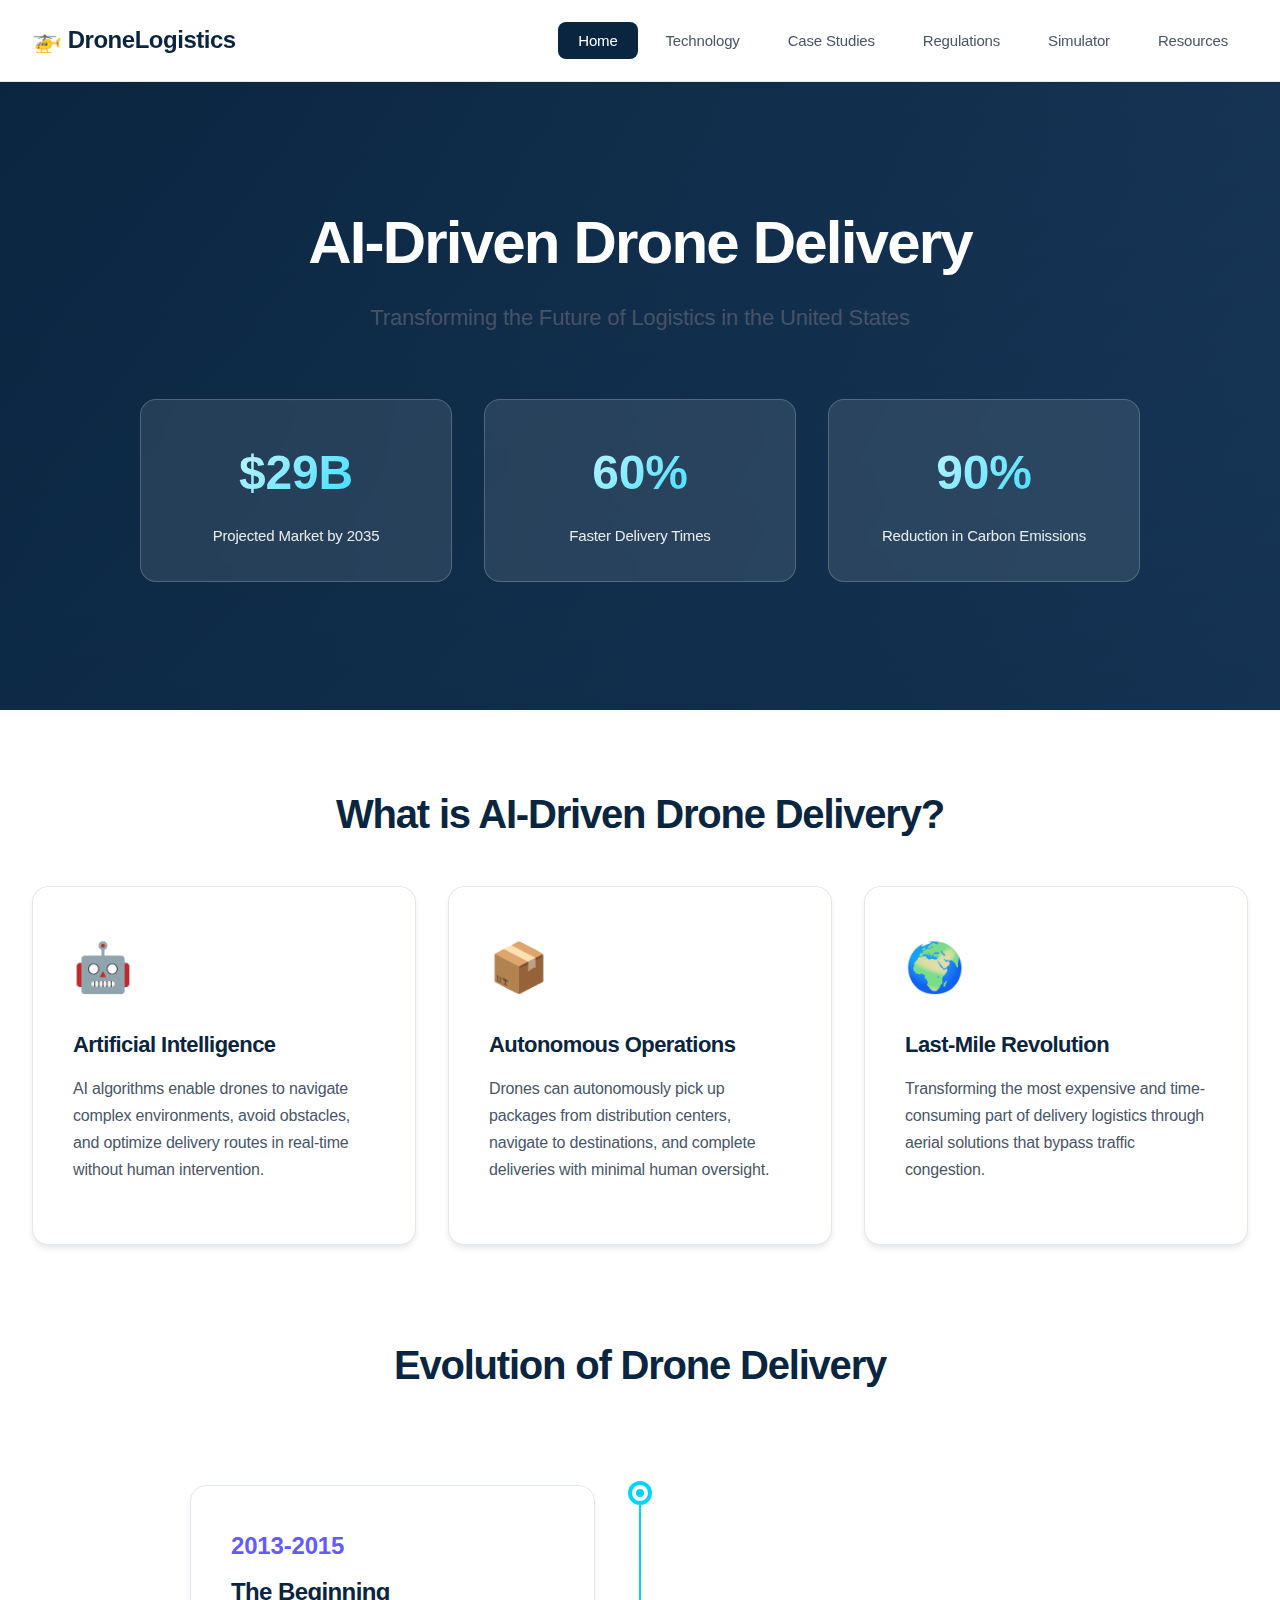
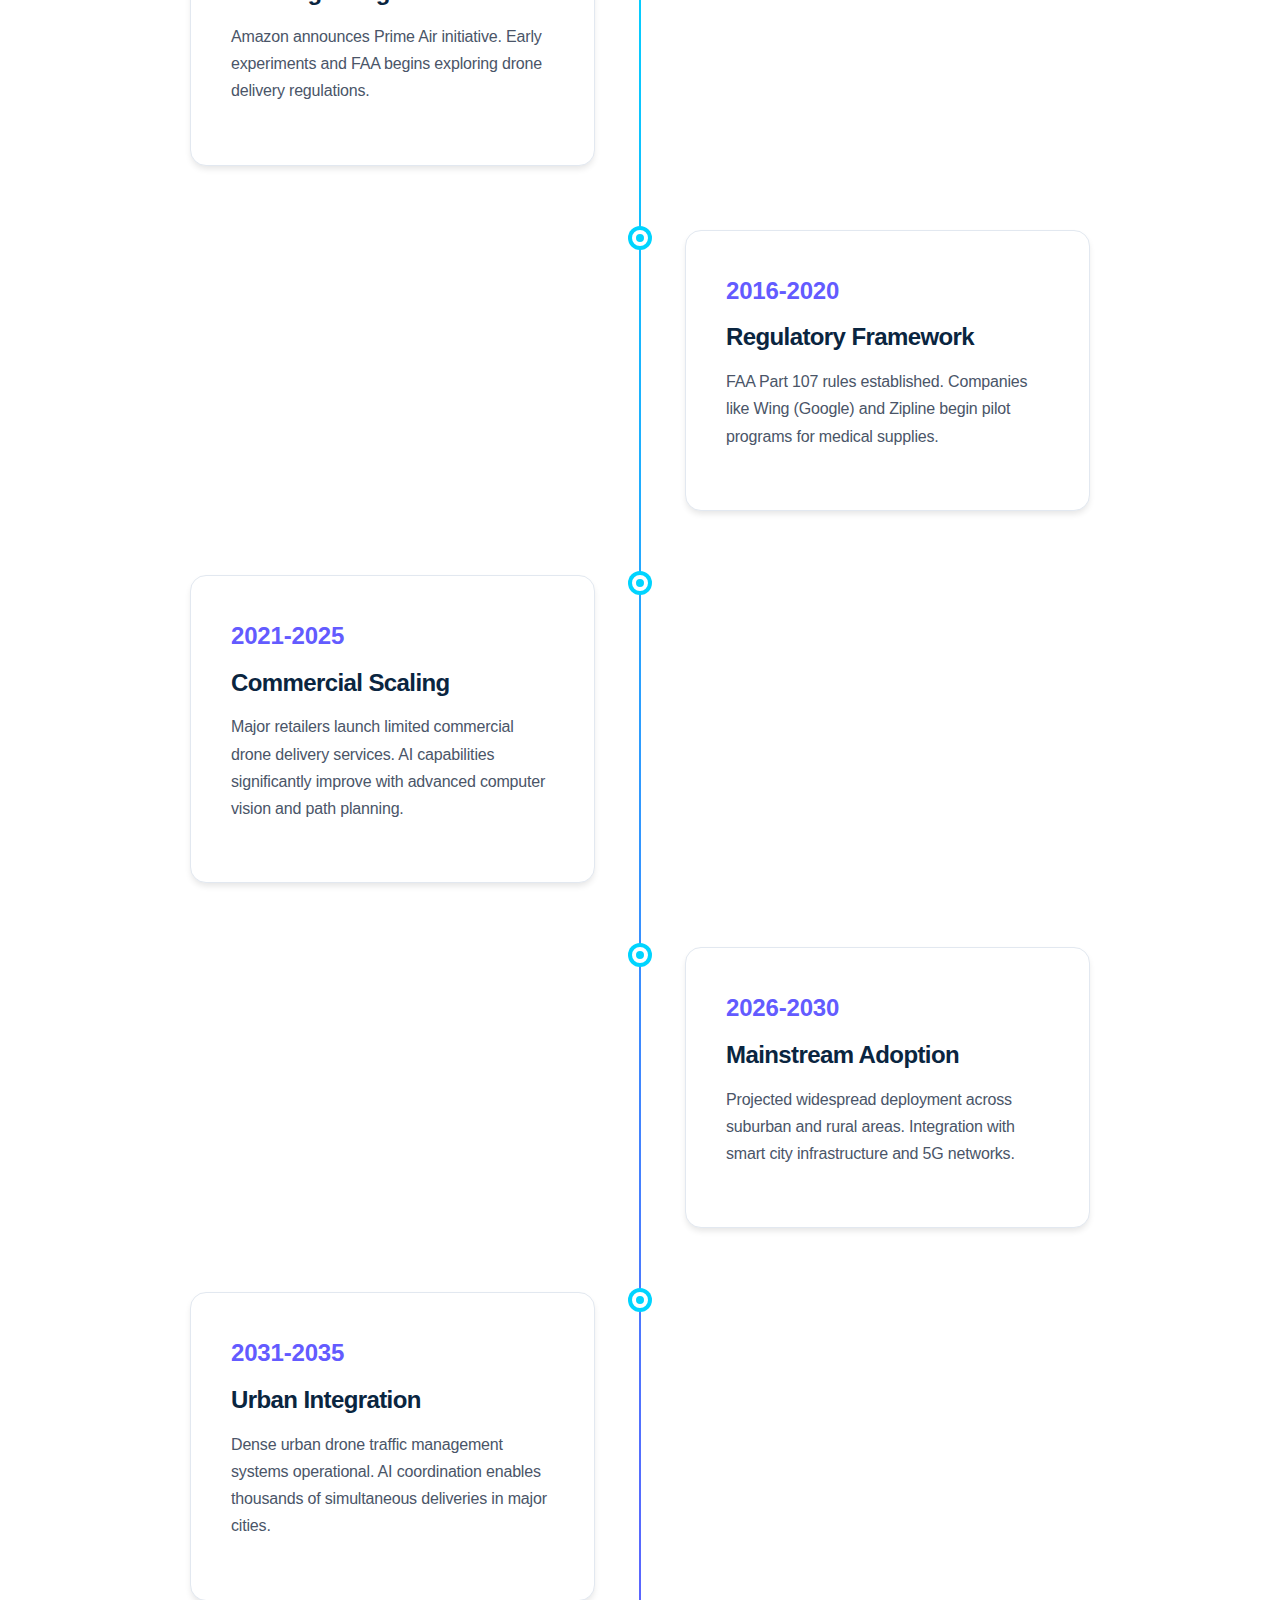
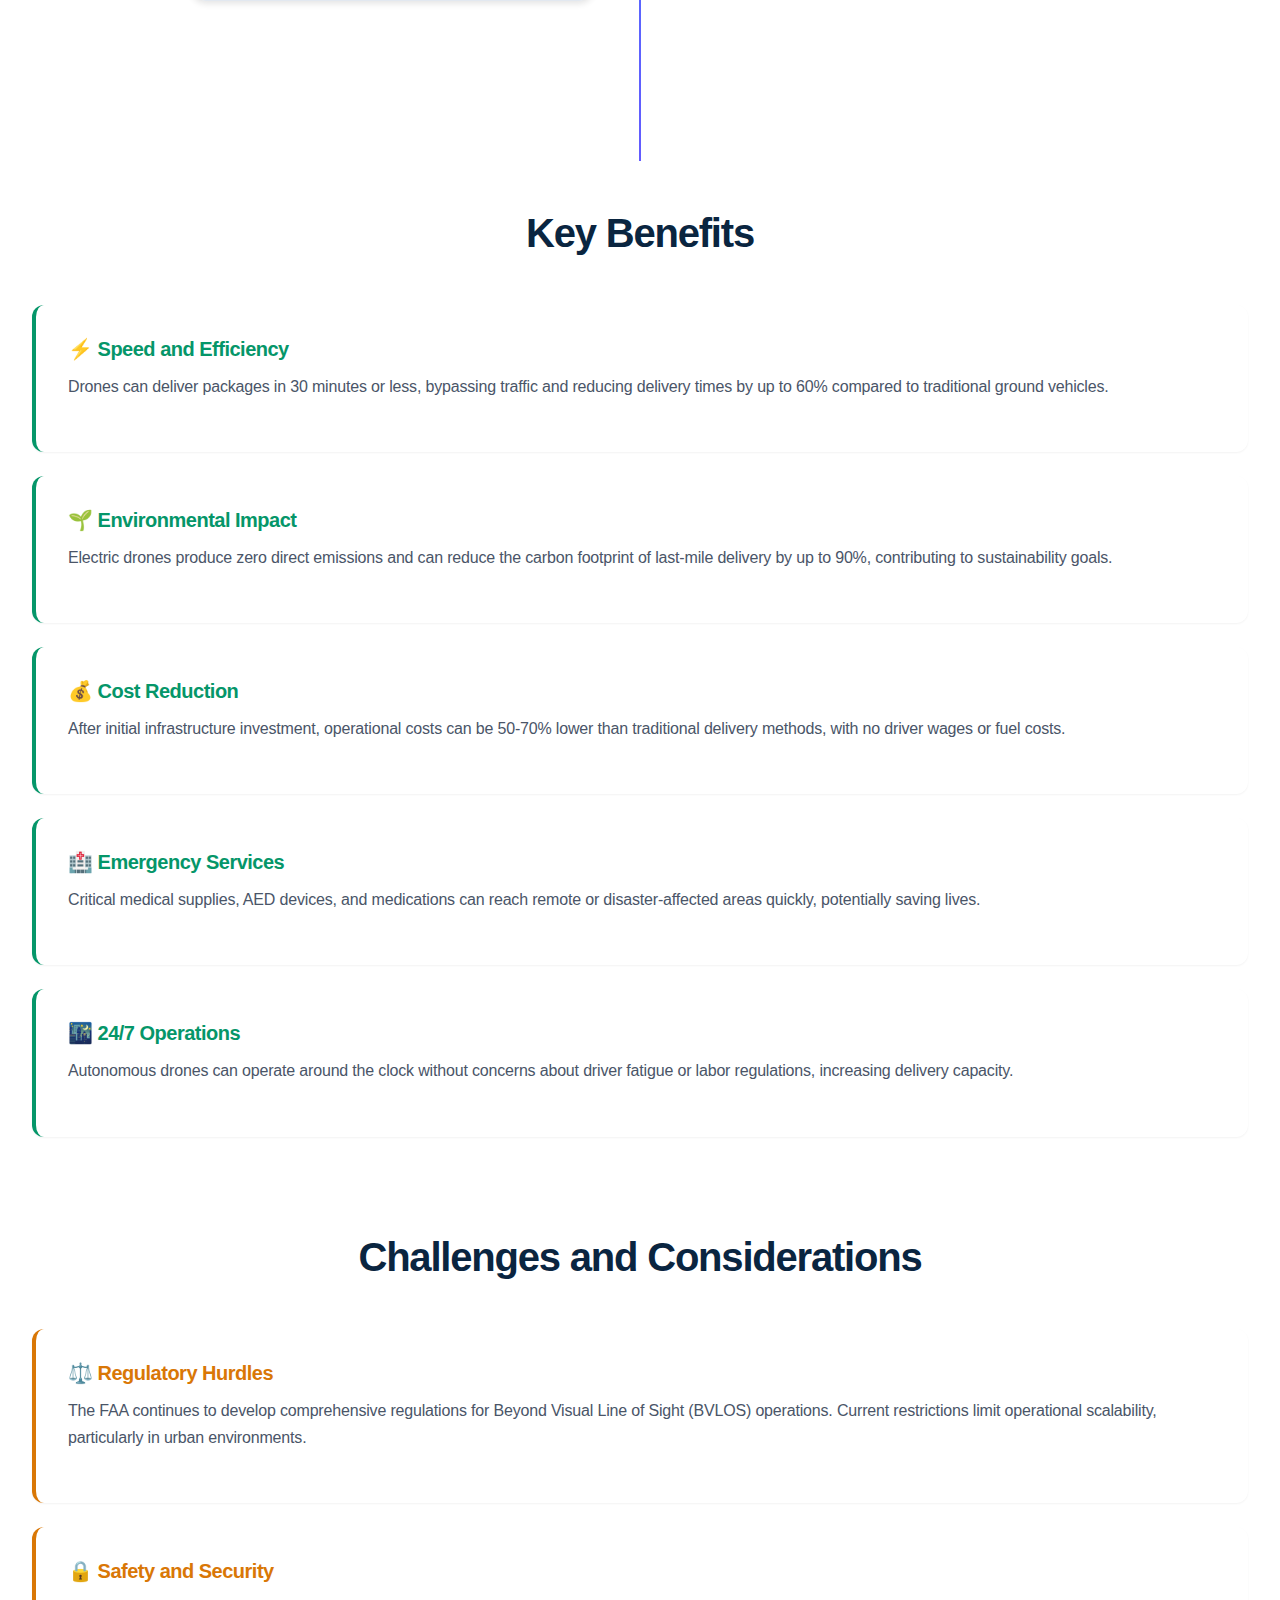
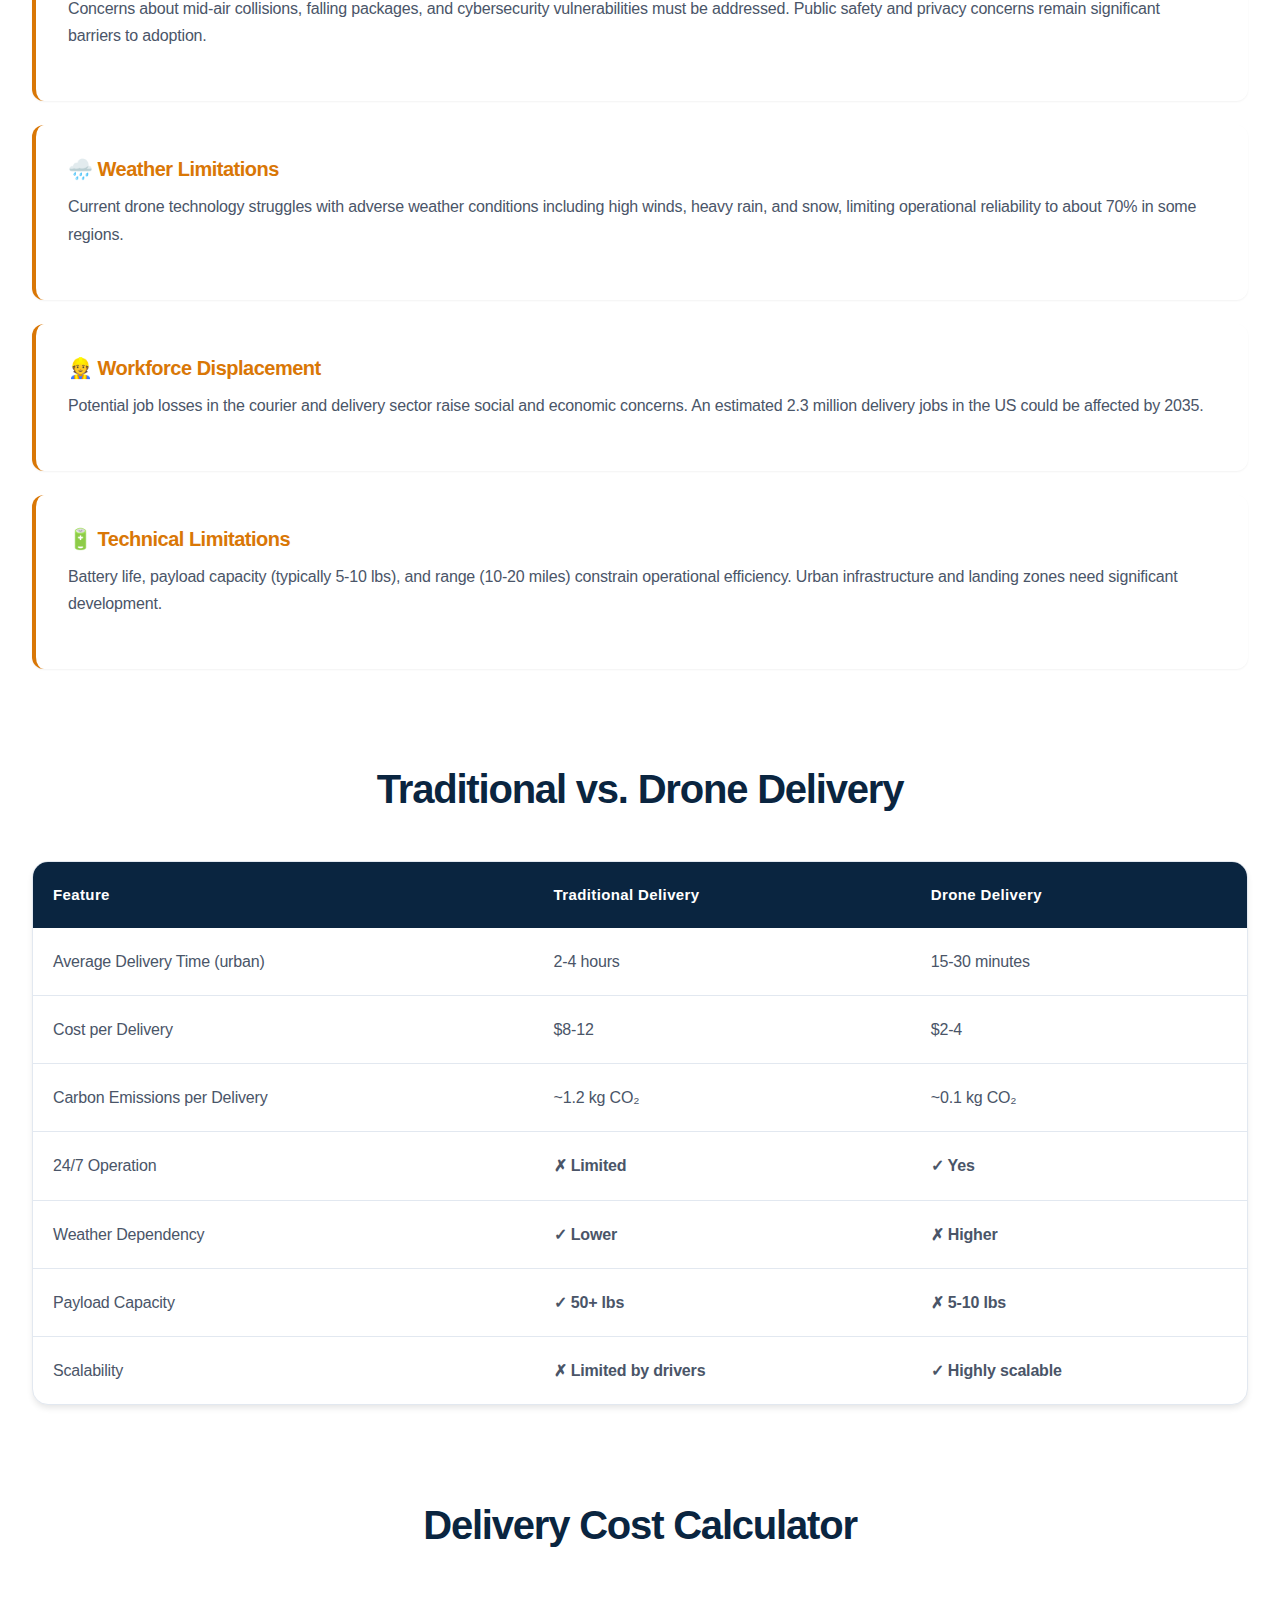
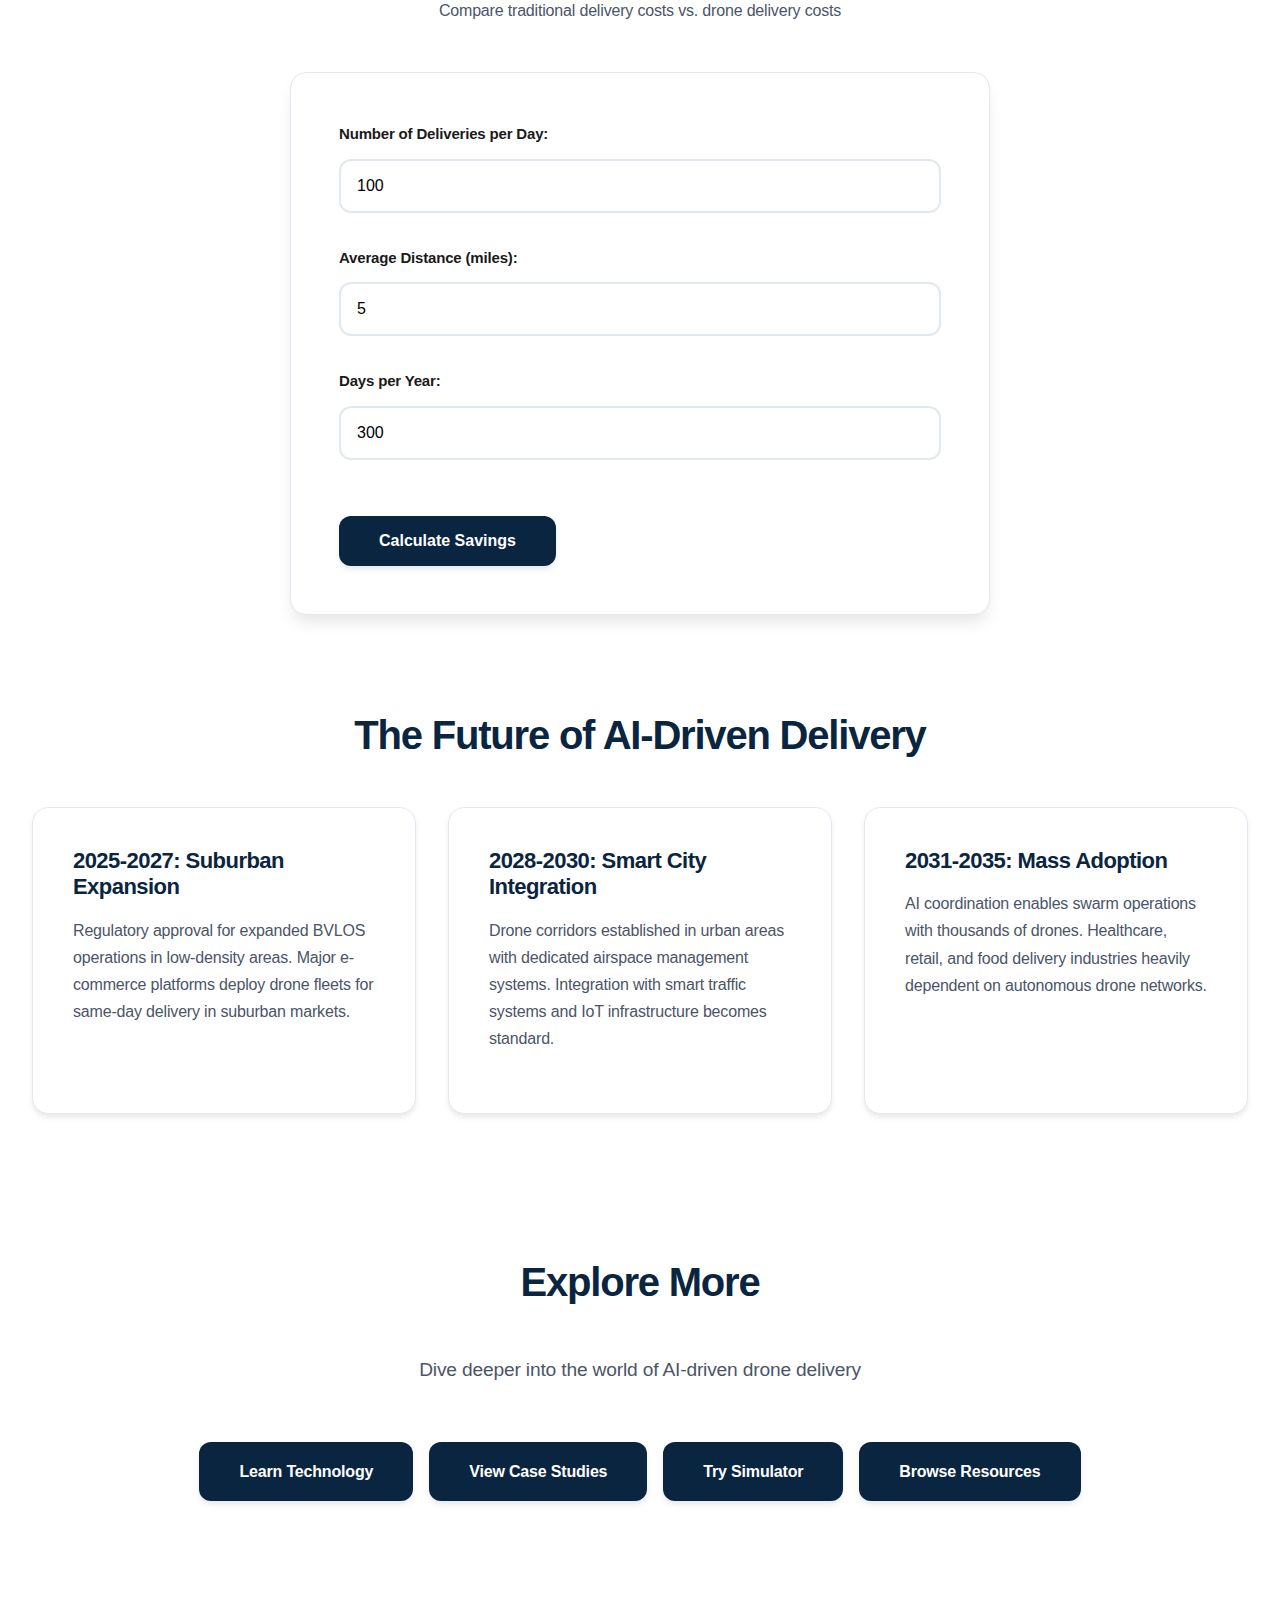
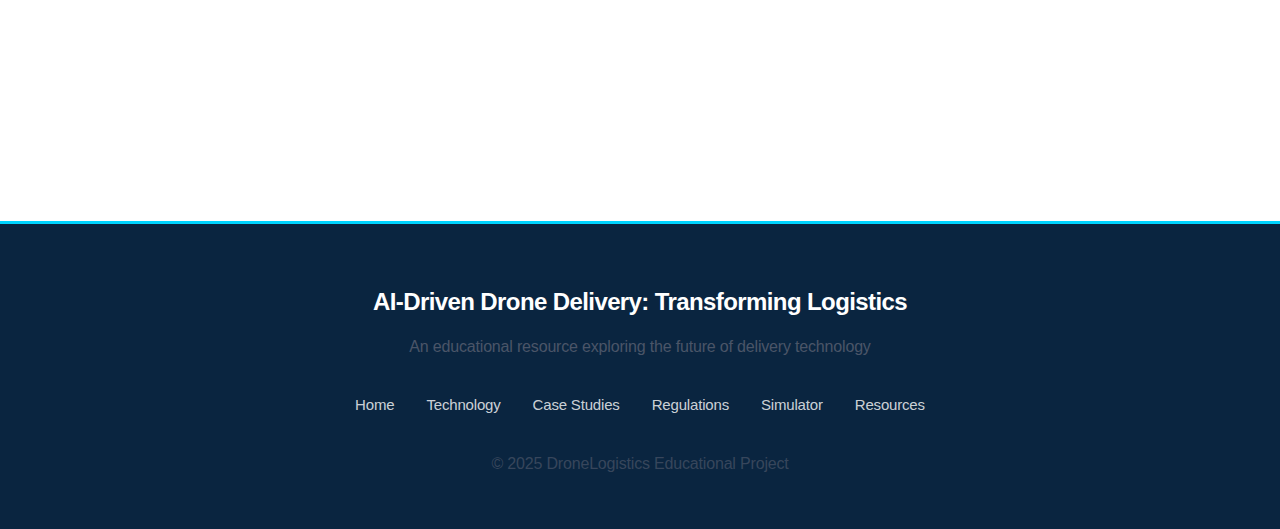
<file: index.html>
<!DOCTYPE html>
<html lang="en">
<head>
    <meta charset="UTF-8">
    <meta name="viewport" content="width=device-width, initial-scale=1.0">
    <title>AI-Driven Drone Delivery: Transforming Logistics</title>
    <link rel="stylesheet" href="styles.css">
</head>
<body>
    <!-- Progress Bar -->
    <div class="progress-bar" id="progressBar"></div>

    <!-- Header -->
    <header>
        <nav>
            <a href="index.html" class="logo">🚁 DroneLogistics</a>
            <button class="menu-toggle">☰</button>
            <ul class="nav-links">
                <li><a href="index.html">Home</a></li>
                <li><a href="technology.html">Technology</a></li>
                <li><a href="case-studies.html">Case Studies</a></li>
                <li><a href="regulations.html">Regulations</a></li>
                <li><a href="game.html">Simulator</a></li>
                <li><a href="resources.html">Resources</a></li>
            </ul>
        </nav>
    </header>

    <!-- Hero Section -->
    <div class="hero">
        <h1>AI-Driven Drone Delivery</h1>
        <p>Transforming the Future of Logistics in the United States</p>
        <div class="hero-stats">
            <div class="stat-card">
                <span class="stat-number">$29B</span>
                <span class="stat-label">Projected Market by 2035</span>
            </div>
            <div class="stat-card">
                <span class="stat-number">60%</span>
                <span class="stat-label">Faster Delivery Times</span>
            </div>
            <div class="stat-card">
                <span class="stat-number">90%</span>
                <span class="stat-label">Reduction in Carbon Emissions</span>
            </div>
        </div>
    </div>

    <!-- Overview Section -->
    <div class="container">
        <section id="overview">
            <h2>What is AI-Driven Drone Delivery?</h2>
            <div class="card-grid">
                <div class="card">
                    <div class="card-icon">🤖</div>
                    <h3>Artificial Intelligence</h3>
                    <p>AI algorithms enable drones to navigate complex environments, avoid obstacles, and optimize delivery routes in real-time without human intervention.</p>
                </div>
                <div class="card">
                    <div class="card-icon">📦</div>
                    <h3>Autonomous Operations</h3>
                    <p>Drones can autonomously pick up packages from distribution centers, navigate to destinations, and complete deliveries with minimal human oversight.</p>
                </div>
                <div class="card">
                    <div class="card-icon">🌍</div>
                    <h3>Last-Mile Revolution</h3>
                    <p>Transforming the most expensive and time-consuming part of delivery logistics through aerial solutions that bypass traffic congestion.</p>
                </div>
            </div>
        </section>

        <!-- Timeline Section -->
        <section id="timeline">
            <h2>Evolution of Drone Delivery</h2>
            <div class="timeline">
                <div class="timeline-item">
                    <div class="timeline-content">
                        <div class="timeline-year">2013-2015</div>
                        <h3>The Beginning</h3>
                        <p>Amazon announces Prime Air initiative. Early experiments and FAA begins exploring drone delivery regulations.</p>
                    </div>
                    <div class="timeline-dot"></div>
                </div>
                <div class="timeline-item">
                    <div class="timeline-content">
                        <div class="timeline-year">2016-2020</div>
                        <h3>Regulatory Framework</h3>
                        <p>FAA Part 107 rules established. Companies like Wing (Google) and Zipline begin pilot programs for medical supplies.</p>
                    </div>
                    <div class="timeline-dot"></div>
                </div>
                <div class="timeline-item">
                    <div class="timeline-content">
                        <div class="timeline-year">2021-2025</div>
                        <h3>Commercial Scaling</h3>
                        <p>Major retailers launch limited commercial drone delivery services. AI capabilities significantly improve with advanced computer vision and path planning.</p>
                    </div>
                    <div class="timeline-dot"></div>
                </div>
                <div class="timeline-item">
                    <div class="timeline-content">
                        <div class="timeline-year">2026-2030</div>
                        <h3>Mainstream Adoption</h3>
                        <p>Projected widespread deployment across suburban and rural areas. Integration with smart city infrastructure and 5G networks.</p>
                    </div>
                    <div class="timeline-dot"></div>
                </div>
                <div class="timeline-item">
                    <div class="timeline-content">
                        <div class="timeline-year">2031-2035</div>
                        <h3>Urban Integration</h3>
                        <p>Dense urban drone traffic management systems operational. AI coordination enables thousands of simultaneous deliveries in major cities.</p>
                    </div>
                    <div class="timeline-dot"></div>
                </div>
            </div>
        </section>

        <!-- Benefits Section -->
        <section id="benefits">
            <h2>Key Benefits</h2>
            <div class="benefit-item">
                <h4>⚡ Speed and Efficiency</h4>
                <p>Drones can deliver packages in 30 minutes or less, bypassing traffic and reducing delivery times by up to 60% compared to traditional ground vehicles.</p>
            </div>
            <div class="benefit-item">
                <h4>🌱 Environmental Impact</h4>
                <p>Electric drones produce zero direct emissions and can reduce the carbon footprint of last-mile delivery by up to 90%, contributing to sustainability goals.</p>
            </div>
            <div class="benefit-item">
                <h4>💰 Cost Reduction</h4>
                <p>After initial infrastructure investment, operational costs can be 50-70% lower than traditional delivery methods, with no driver wages or fuel costs.</p>
            </div>
            <div class="benefit-item">
                <h4>🏥 Emergency Services</h4>
                <p>Critical medical supplies, AED devices, and medications can reach remote or disaster-affected areas quickly, potentially saving lives.</p>
            </div>
            <div class="benefit-item">
                <h4>🌃 24/7 Operations</h4>
                <p>Autonomous drones can operate around the clock without concerns about driver fatigue or labor regulations, increasing delivery capacity.</p>
            </div>
        </section>

        <!-- Challenges Section -->
        <section id="challenges">
            <h2>Challenges and Considerations</h2>
            <div class="challenge-item">
                <h4>⚖️ Regulatory Hurdles</h4>
                <p>The FAA continues to develop comprehensive regulations for Beyond Visual Line of Sight (BVLOS) operations. Current restrictions limit operational scalability, particularly in urban environments.</p>
            </div>
            <div class="challenge-item">
                <h4>🔒 Safety and Security</h4>
                <p>Concerns about mid-air collisions, falling packages, and cybersecurity vulnerabilities must be addressed. Public safety and privacy concerns remain significant barriers to adoption.</p>
            </div>
            <div class="challenge-item">
                <h4>🌧️ Weather Limitations</h4>
                <p>Current drone technology struggles with adverse weather conditions including high winds, heavy rain, and snow, limiting operational reliability to about 70% in some regions.</p>
            </div>
            <div class="challenge-item">
                <h4>👷 Workforce Displacement</h4>
                <p>Potential job losses in the courier and delivery sector raise social and economic concerns. An estimated 2.3 million delivery jobs in the US could be affected by 2035.</p>
            </div>
            <div class="challenge-item">
                <h4>🔋 Technical Limitations</h4>
                <p>Battery life, payload capacity (typically 5-10 lbs), and range (10-20 miles) constrain operational efficiency. Urban infrastructure and landing zones need significant development.</p>
            </div>
        </section>

        <!-- Comparison Table -->
        <section>
            <h2>Traditional vs. Drone Delivery</h2>
            <div class="comparison-table">
                <table>
                    <thead>
                        <tr>
                            <th>Feature</th>
                            <th>Traditional Delivery</th>
                            <th>Drone Delivery</th>
                        </tr>
                    </thead>
                    <tbody>
                        <tr>
                            <td>Average Delivery Time (urban)</td>
                            <td>2-4 hours</td>
                            <td>15-30 minutes</td>
                        </tr>
                        <tr>
                            <td>Cost per Delivery</td>
                            <td>$8-12</td>
                            <td>$2-4</td>
                        </tr>
                        <tr>
                            <td>Carbon Emissions per Delivery</td>
                            <td>~1.2 kg CO₂</td>
                            <td>~0.1 kg CO₂</td>
                        </tr>
                        <tr>
                            <td>24/7 Operation</td>
                            <td class="x-mark">✗ Limited</td>
                            <td class="check-mark">✓ Yes</td>
                        </tr>
                        <tr>
                            <td>Weather Dependency</td>
                            <td class="check-mark">✓ Lower</td>
                            <td class="x-mark">✗ Higher</td>
                        </tr>
                        <tr>
                            <td>Payload Capacity</td>
                            <td class="check-mark">✓ 50+ lbs</td>
                            <td class="x-mark">✗ 5-10 lbs</td>
                        </tr>
                        <tr>
                            <td>Scalability</td>
                            <td class="x-mark">✗ Limited by drivers</td>
                            <td class="check-mark">✓ Highly scalable</td>
                        </tr>
                    </tbody>
                </table>
            </div>
        </section>

        <!-- Cost Calculator -->
        <section id="calculator">
            <h2>Delivery Cost Calculator</h2>
            <p style="text-align: center; margin-bottom: 2rem;">Compare traditional delivery costs vs. drone delivery costs</p>
            <div class="calculator">
                <div class="calculator-input">
                    <label for="deliveries">Number of Deliveries per Day:</label>
                    <input type="number" id="deliveries" value="100" min="1" max="10000">
                </div>
                <div class="calculator-input">
                    <label for="distance">Average Distance (miles):</label>
                    <input type="number" id="distance" value="5" min="1" max="50">
                </div>
                <div class="calculator-input">
                    <label for="days">Days per Year:</label>
                    <input type="number" id="days" value="300" min="1" max="365">
                </div>
                <button class="quiz-button" onclick="calculateCost()">Calculate Savings</button>
                <div class="calculator-result" id="calculatorResult" style="display: none;">
                    <h4>Annual Cost Comparison</h4>
                    <p>Traditional Delivery: <span class="amount" id="traditionalCost"></span></p>
                    <p>Drone Delivery: <span class="amount" id="droneCost"></span></p>
                    <p style="margin-top: 1rem; font-size: 1.25rem; color: var(--success-color); font-weight: bold;">
                        Potential Savings: <span id="savings"></span>
                    </p>
                </div>
            </div>
        </section>

        <!-- Future Outlook -->
        <section>
            <h2>The Future of AI-Driven Delivery</h2>
            <div class="card-grid">
                <div class="card">
                    <h3>2025-2027: Suburban Expansion</h3>
                    <p>Regulatory approval for expanded BVLOS operations in low-density areas. Major e-commerce platforms deploy drone fleets for same-day delivery in suburban markets.</p>
                </div>
                <div class="card">
                    <h3>2028-2030: Smart City Integration</h3>
                    <p>Drone corridors established in urban areas with dedicated airspace management systems. Integration with smart traffic systems and IoT infrastructure becomes standard.</p>
                </div>
                <div class="card">
                    <h3>2031-2035: Mass Adoption</h3>
                    <p>AI coordination enables swarm operations with thousands of drones. Healthcare, retail, and food delivery industries heavily dependent on autonomous drone networks.</p>
                </div>
            </div>
        </section>

        <!-- Call to Action -->
        <section style="text-align: center; padding: 3rem 0;">
            <h2>Explore More</h2>
            <p style="font-size: 1.2rem; margin-bottom: 2rem;">Dive deeper into the world of AI-driven drone delivery</p>
            <div style="display: flex; gap: 1rem; justify-content: center; flex-wrap: wrap;">
                <a href="technology.html" class="btn btn-primary">Learn Technology</a>
                <a href="case-studies.html" class="btn btn-primary">View Case Studies</a>
                <a href="game.html" class="btn btn-primary">Try Simulator</a>
                <a href="resources.html" class="btn btn-primary">Browse Resources</a>
            </div>
        </section>
    </div>

    <!-- Footer -->
    <footer>
        <div class="footer-content">
            <h3>AI-Driven Drone Delivery: Transforming Logistics</h3>
            <p>An educational resource exploring the future of delivery technology</p>
            <div class="footer-links">
                <a href="index.html">Home</a>
                <a href="technology.html">Technology</a>
                <a href="case-studies.html">Case Studies</a>
                <a href="regulations.html">Regulations</a>
                <a href="game.html">Simulator</a>
                <a href="resources.html">Resources</a>
            </div>
            <p style="margin-top: 2rem; opacity: 0.7;">© 2025 DroneLogistics Educational Project</p>
        </div>
    </footer>

    <script src="script.js"></script>
</body>
</html>
</file>
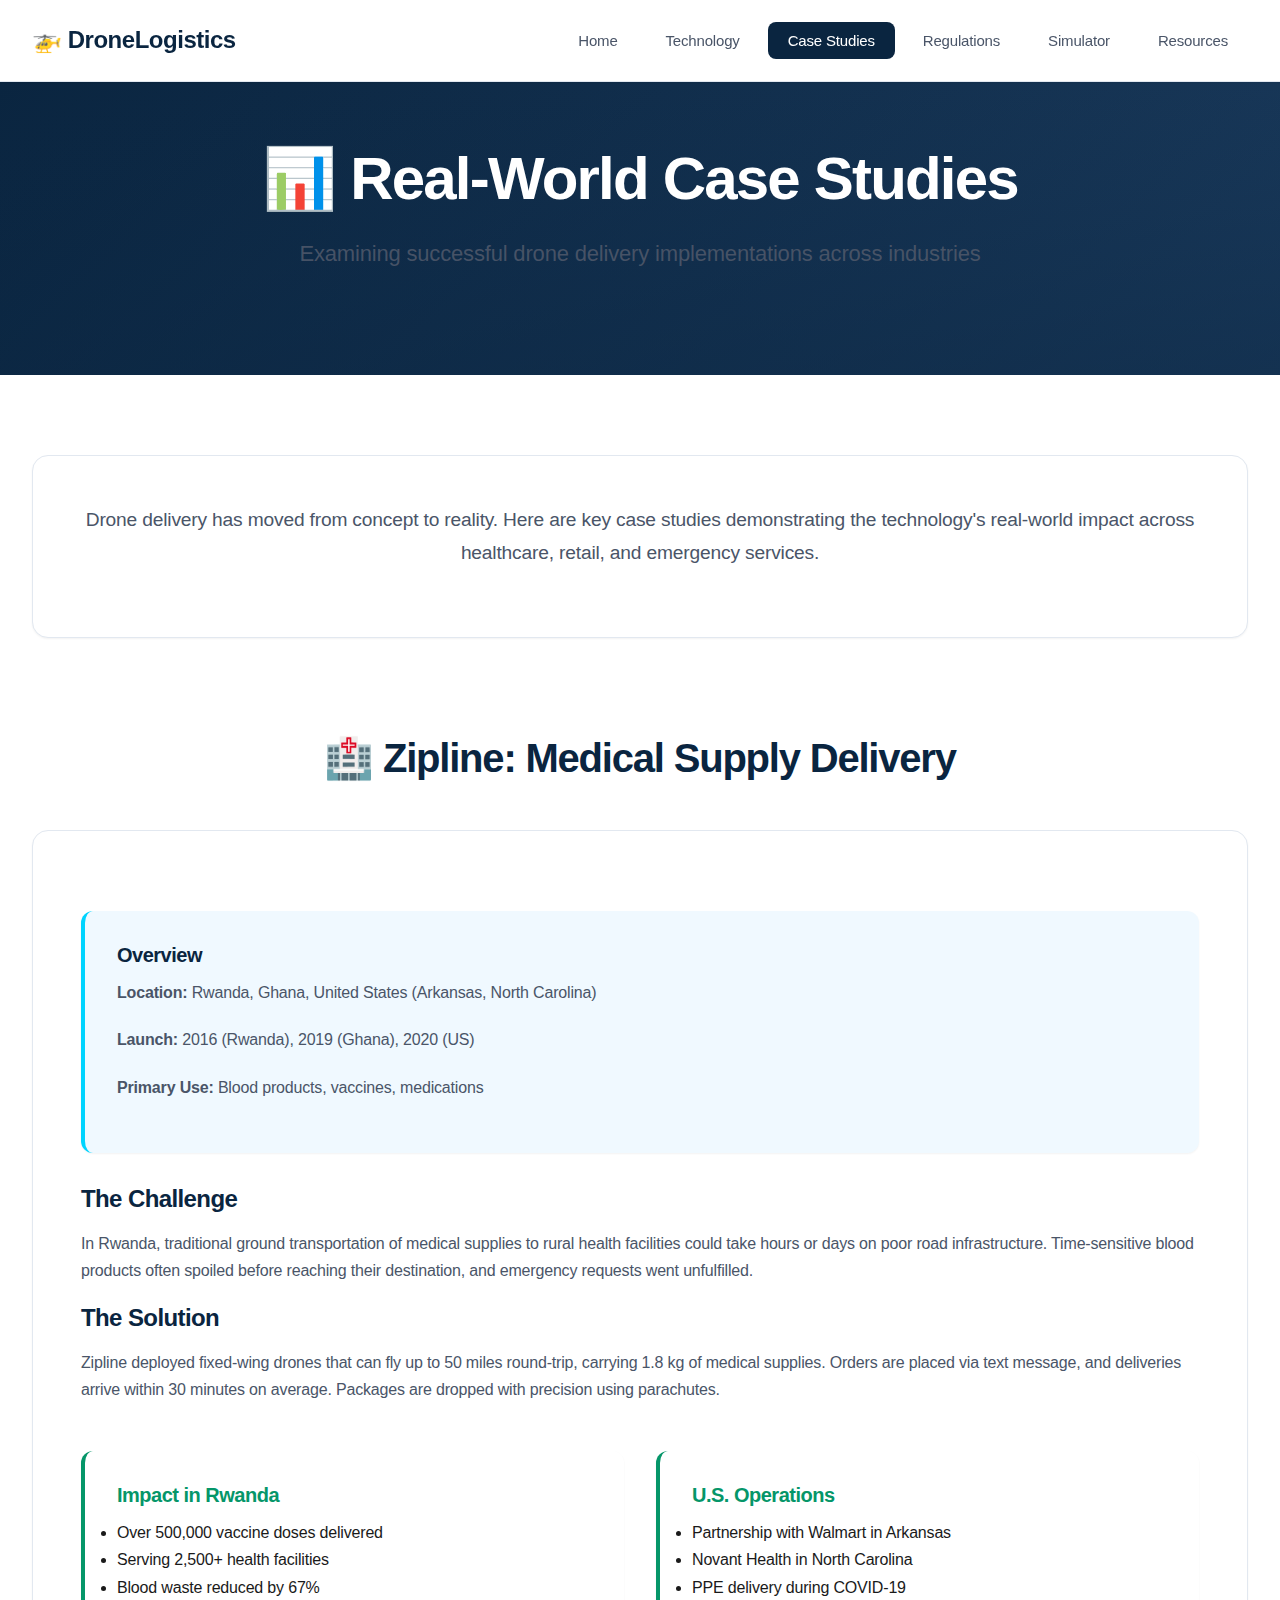
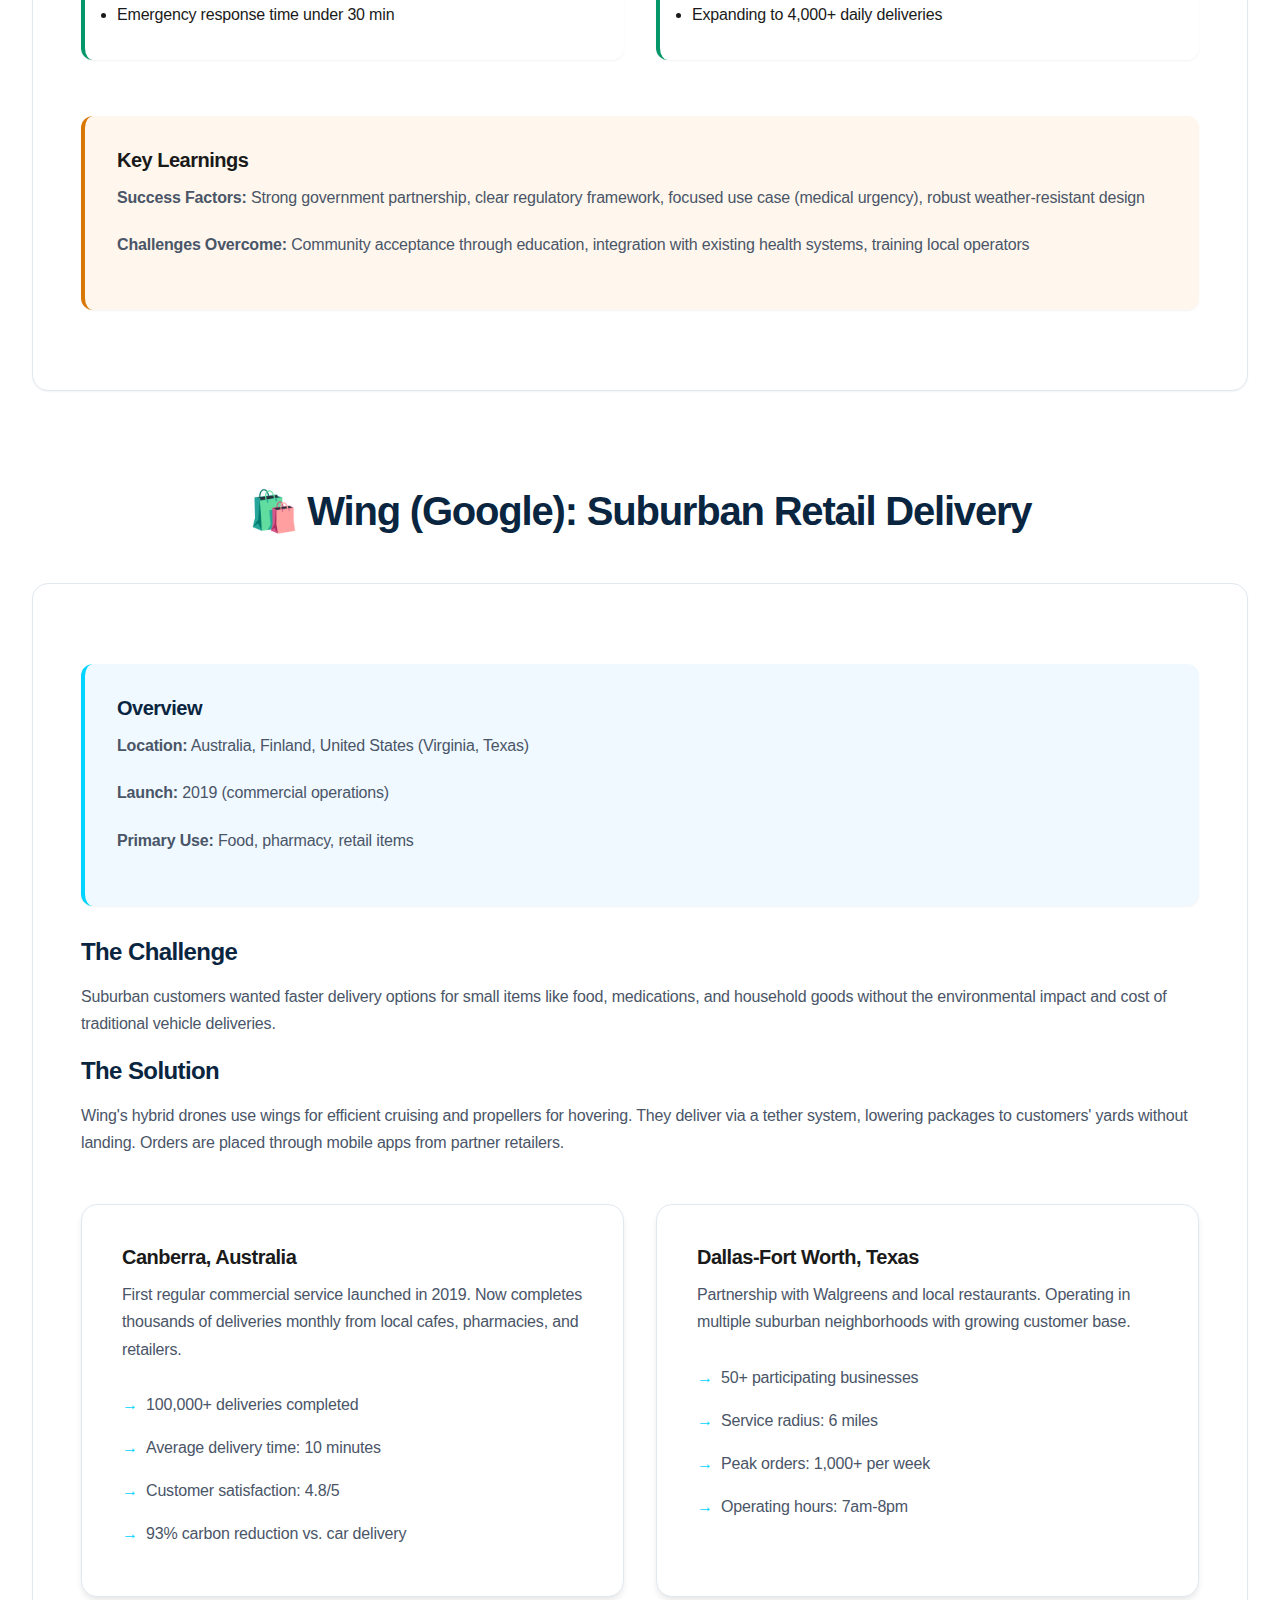
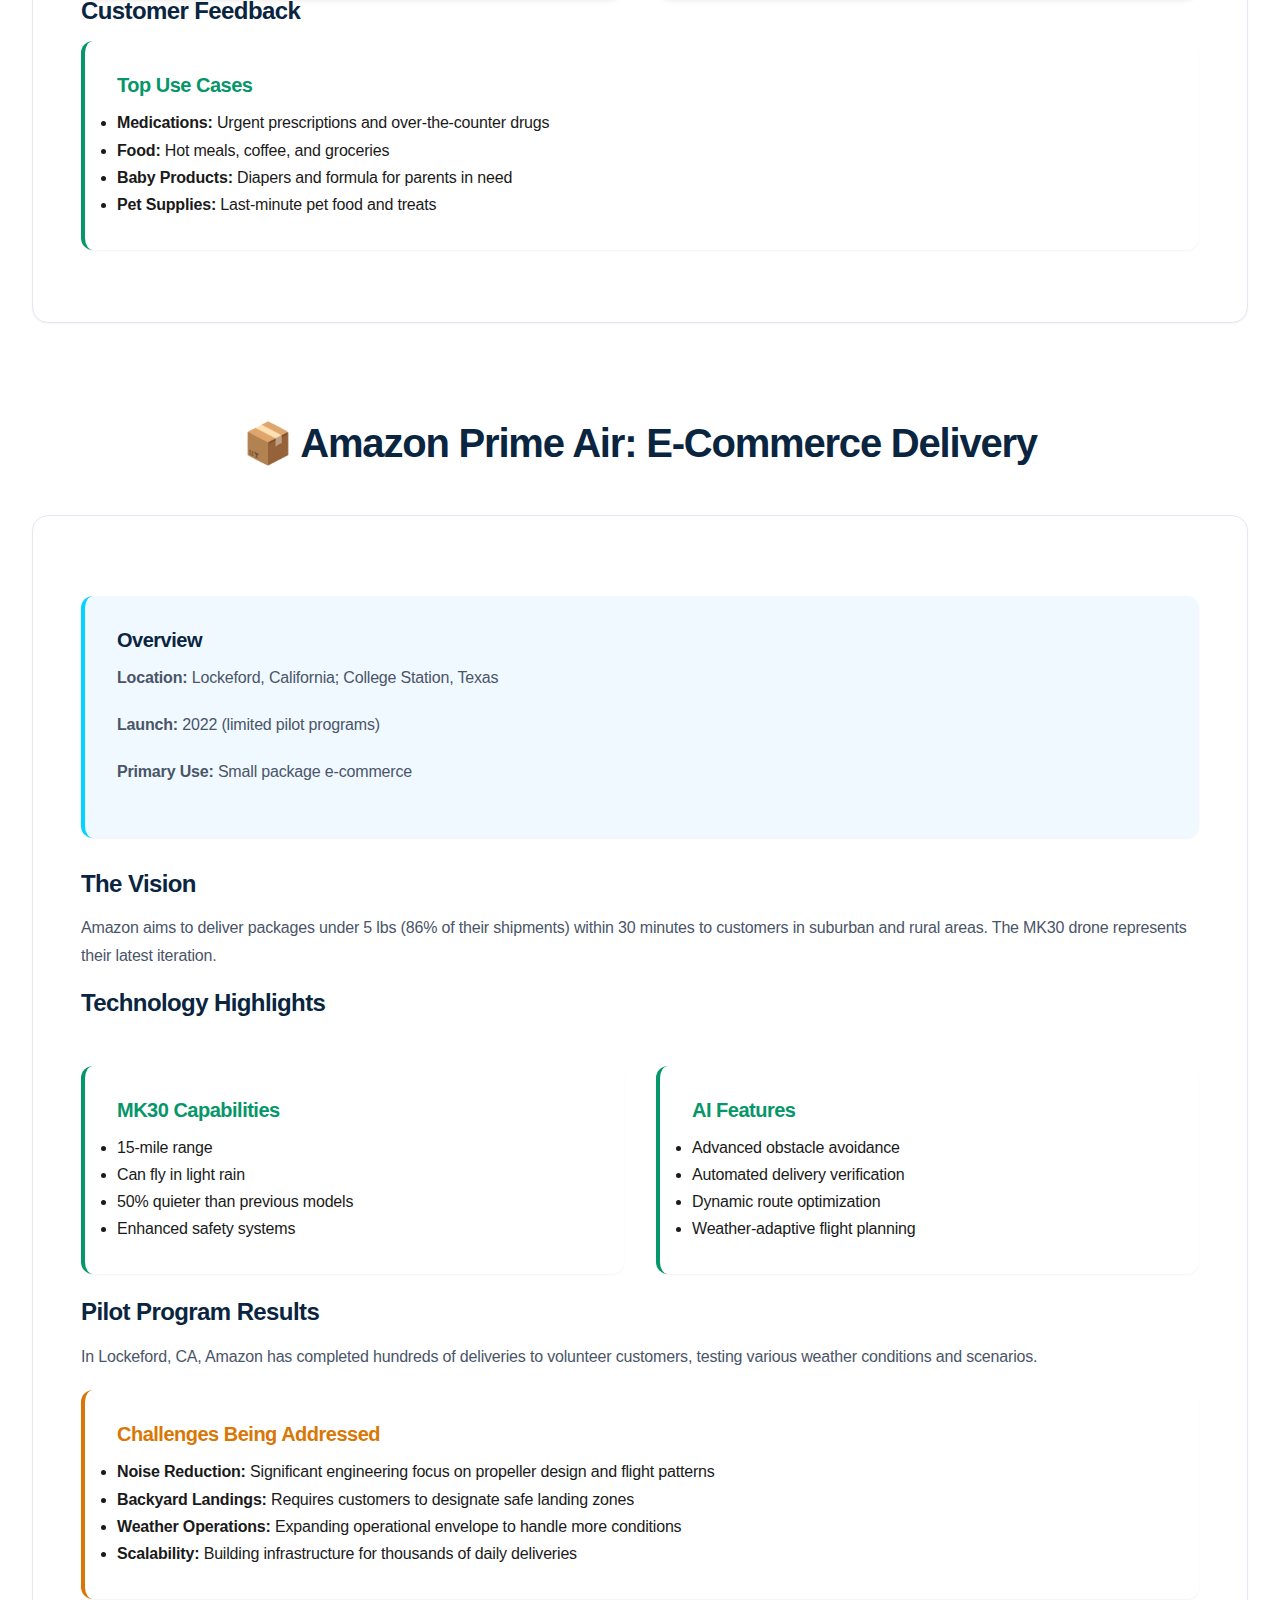
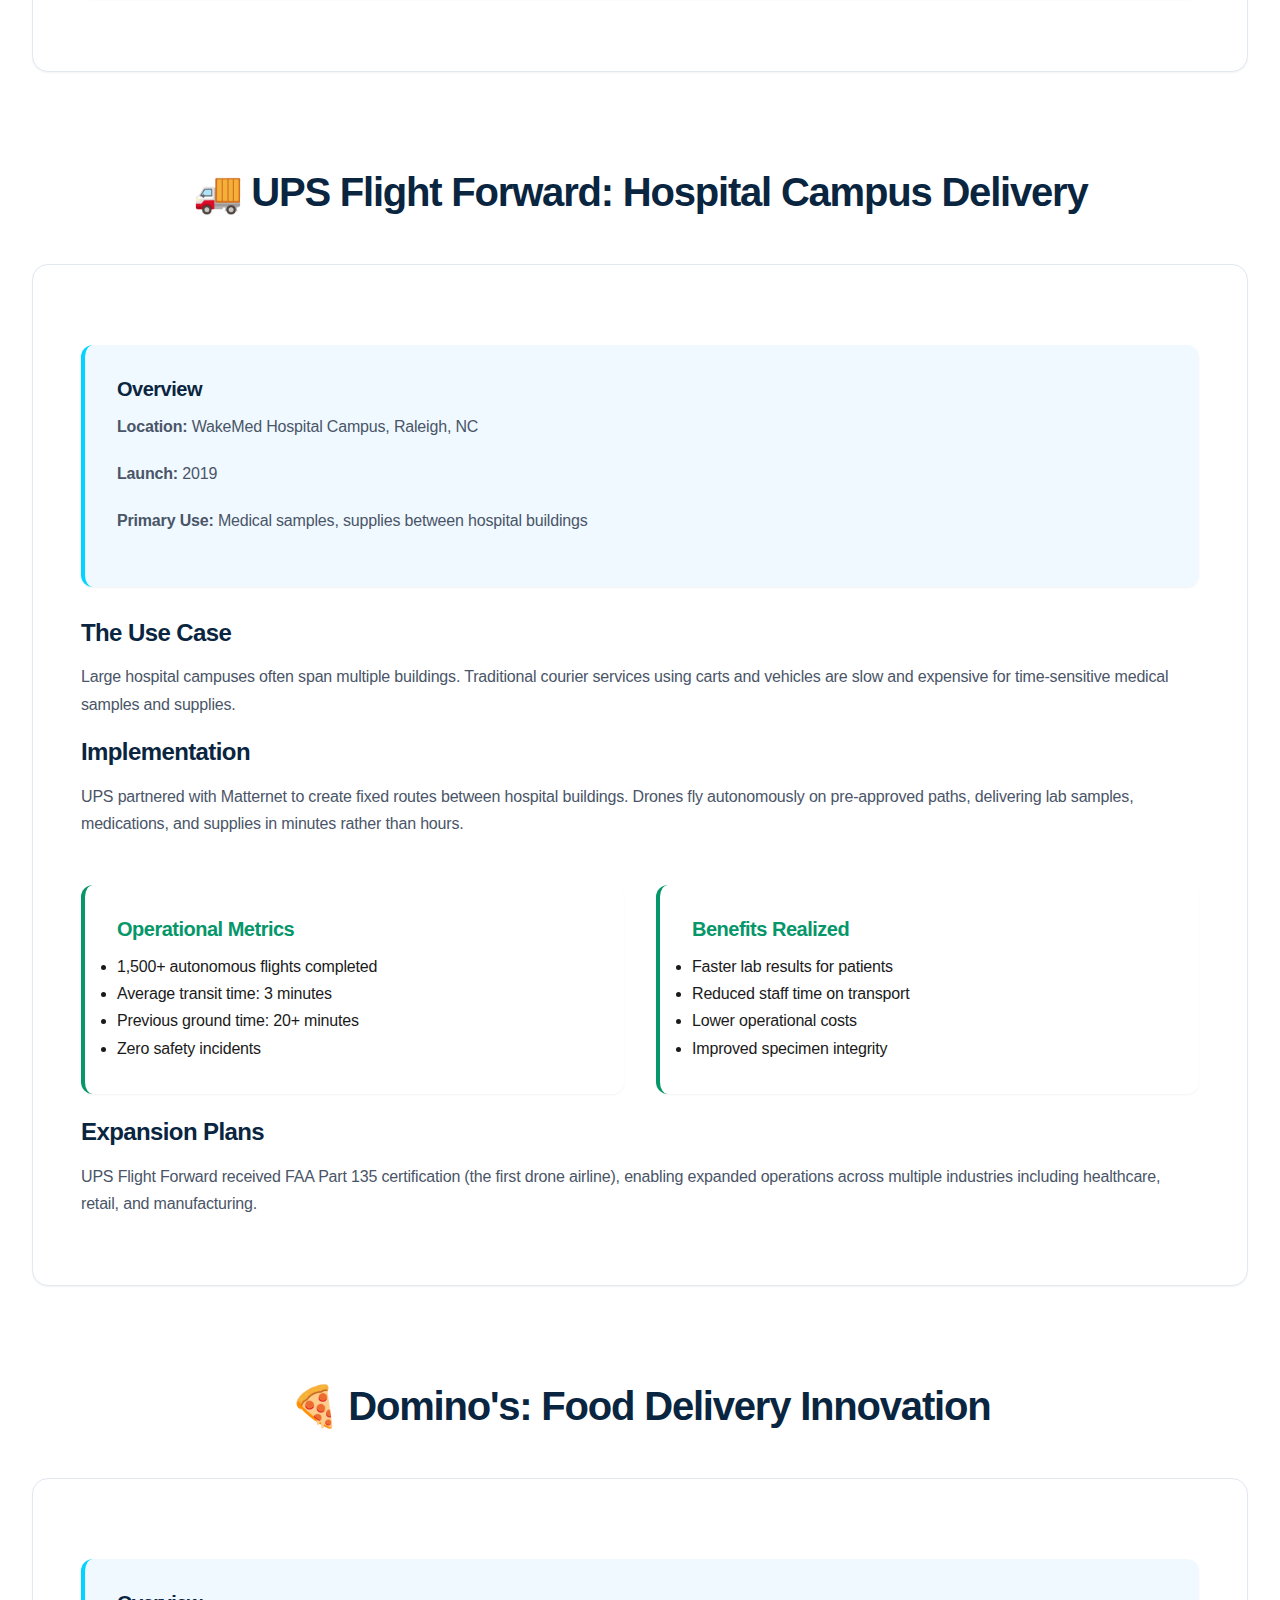
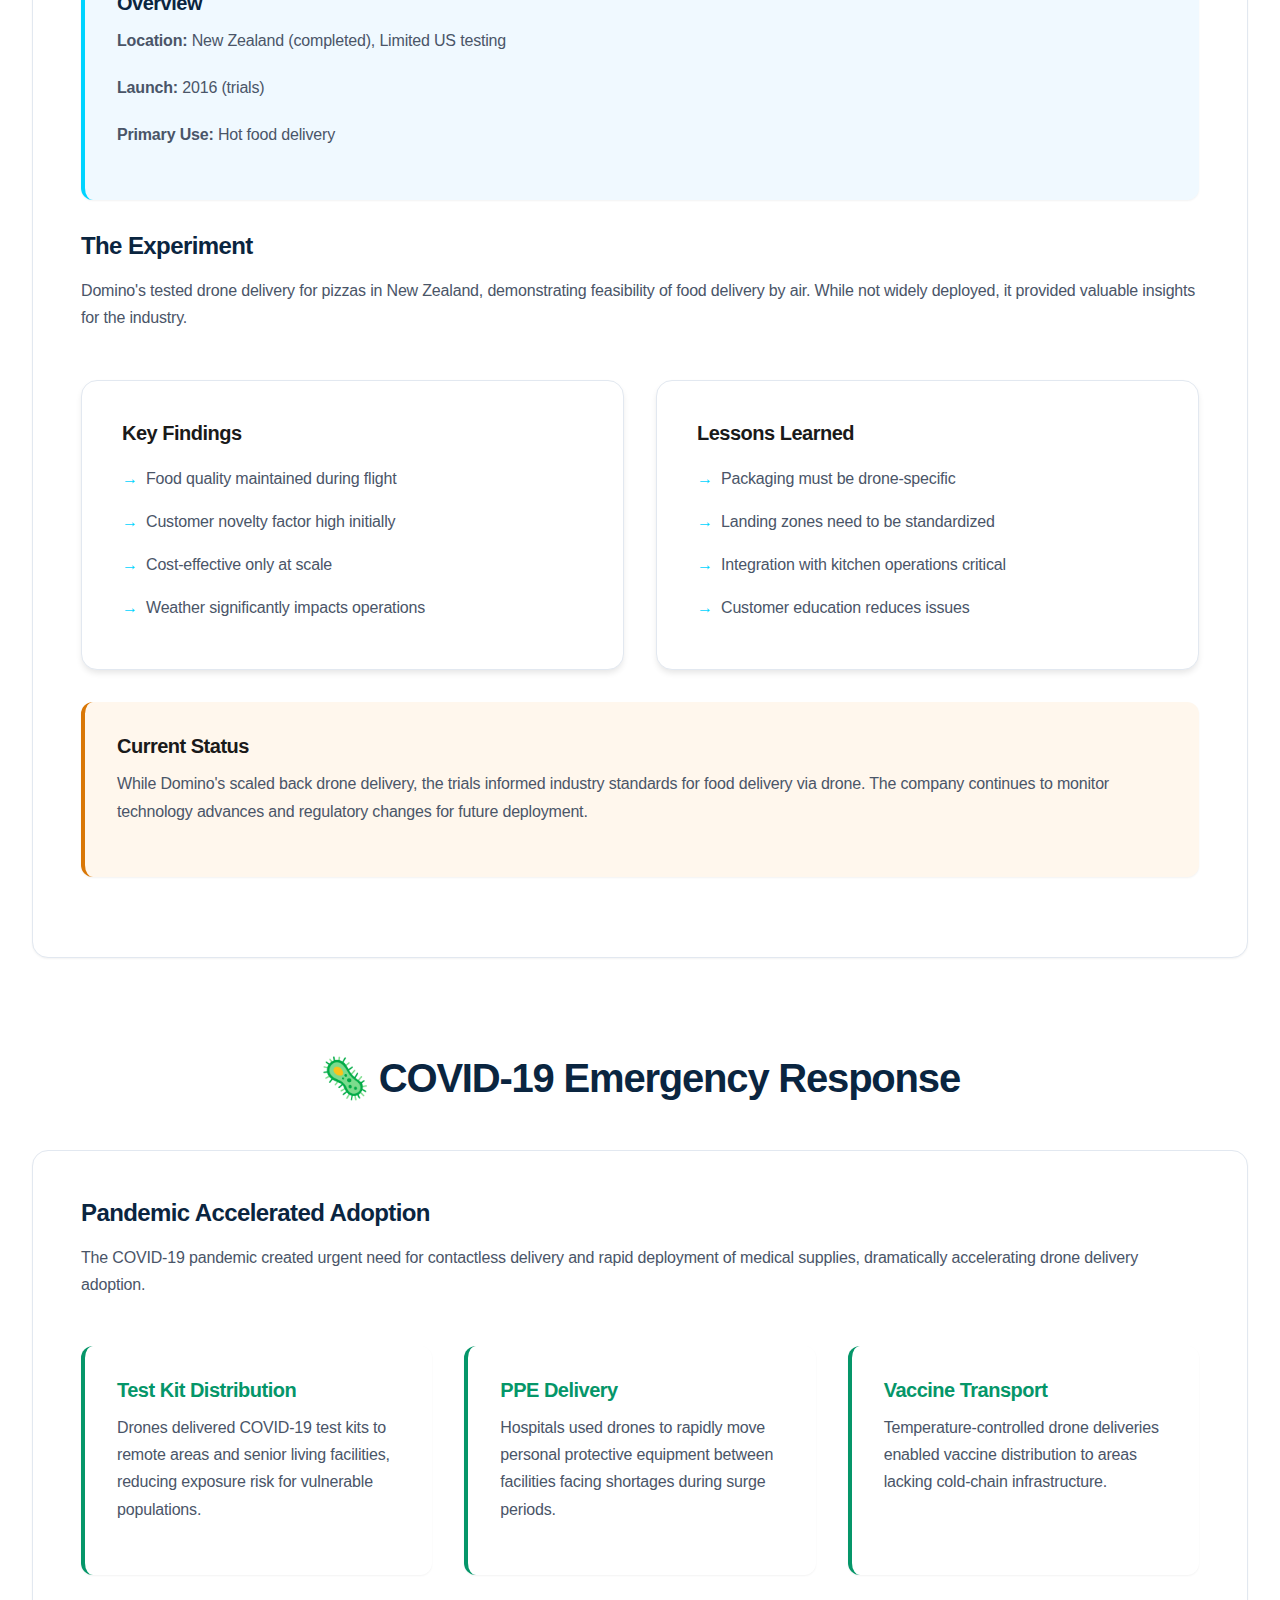
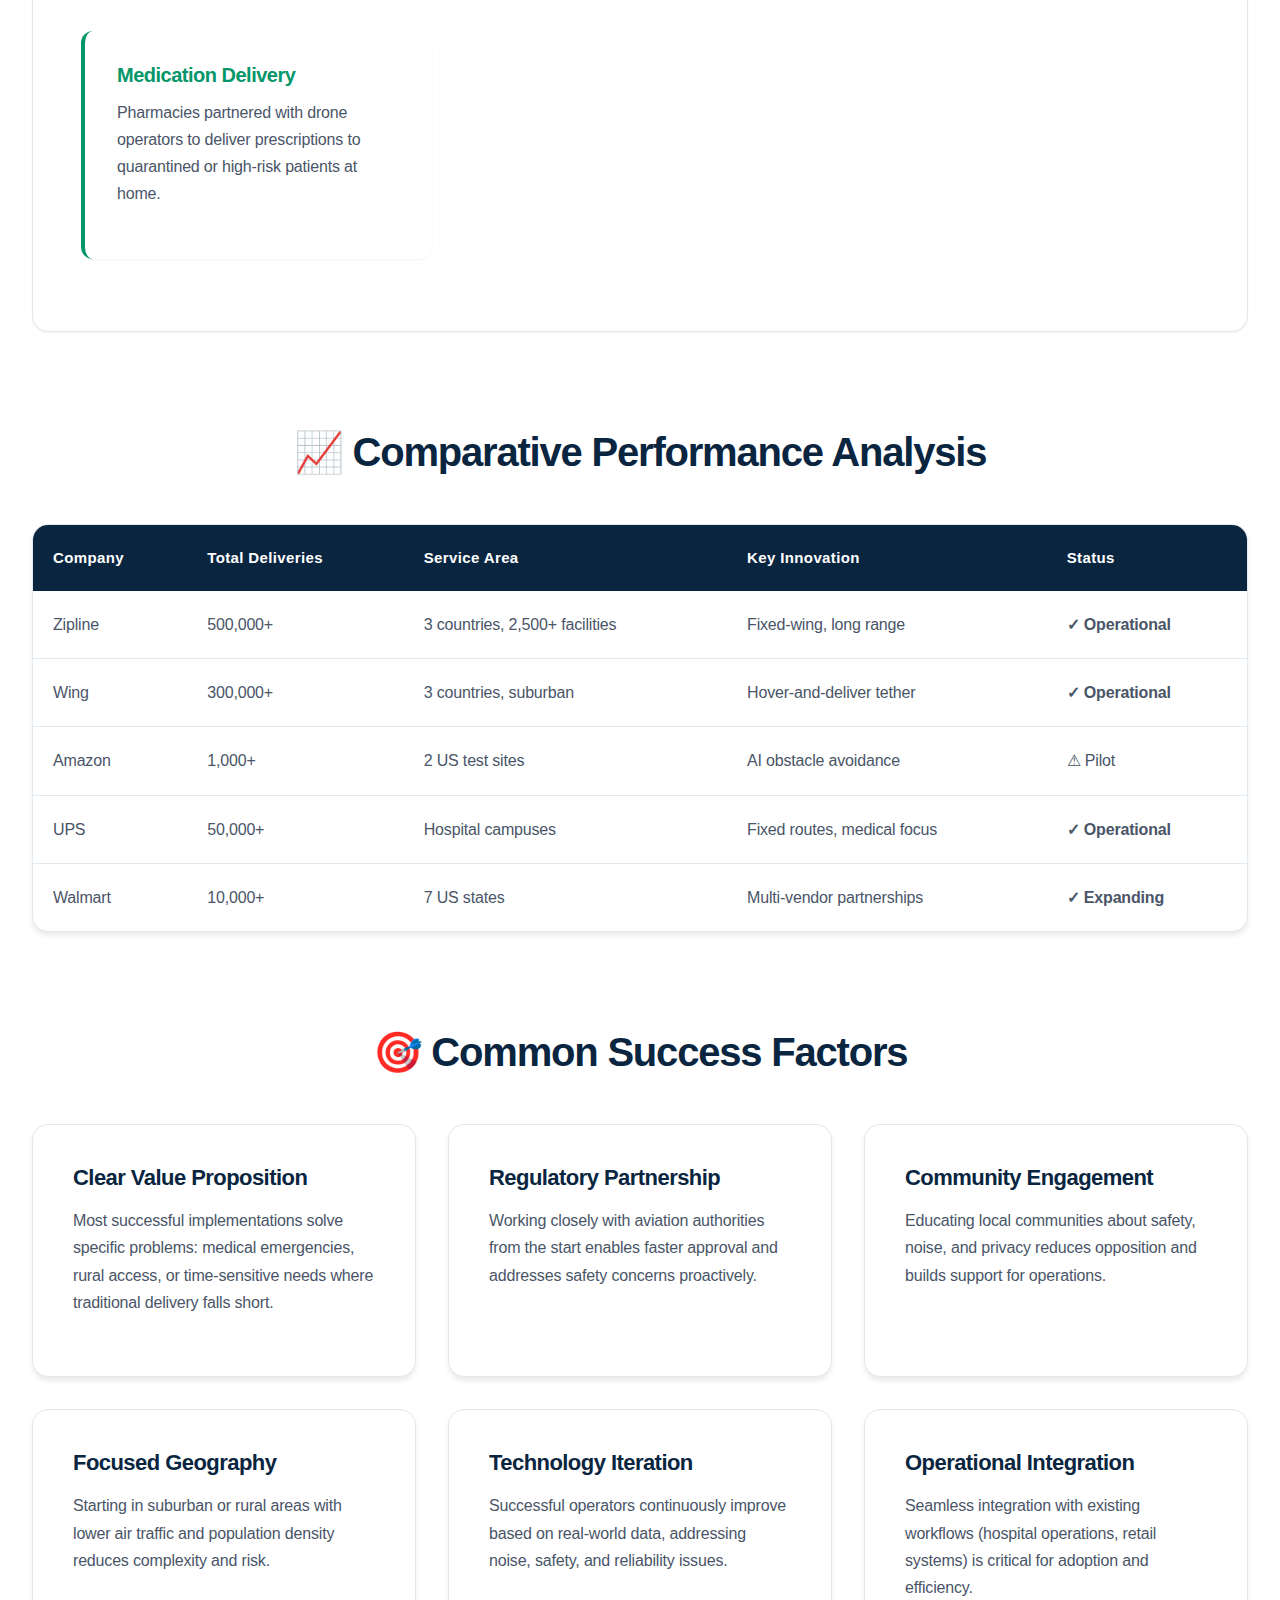
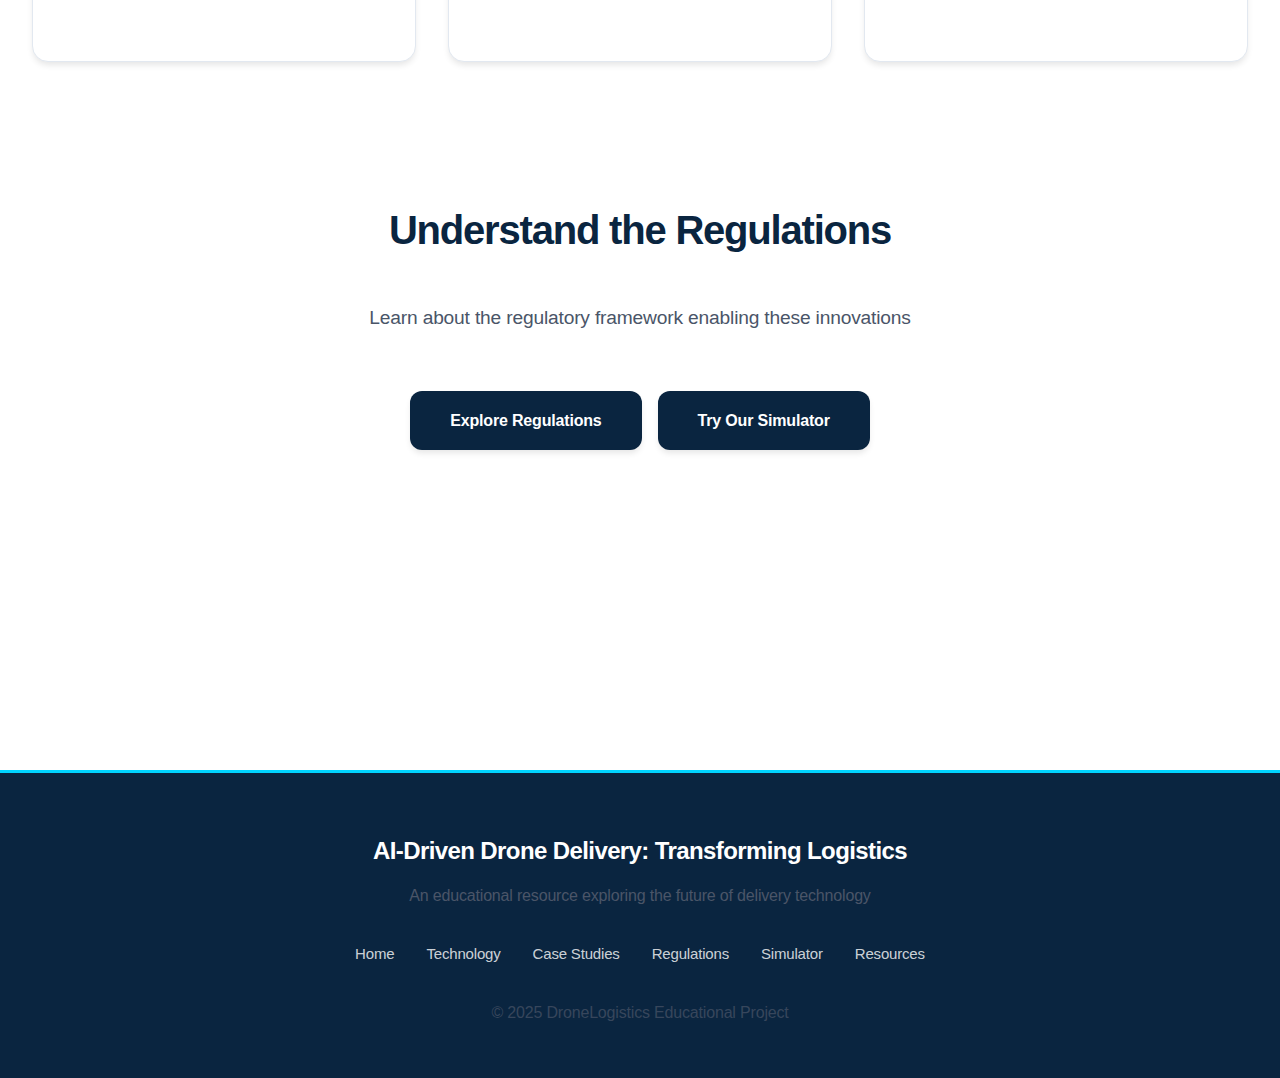
<file: case-studies.html>
<!DOCTYPE html>
<html lang="en">
<head>
    <meta charset="UTF-8">
    <meta name="viewport" content="width=device-width, initial-scale=1.0">
    <title>Case Studies - AI-Driven Drone Delivery</title>
    <link rel="stylesheet" href="styles.css">
</head>
<body>
    <!-- Progress Bar -->
    <div class="progress-bar" id="progressBar"></div>

    <!-- Header -->
    <header>
        <nav>
            <a href="index.html" class="logo">🚁 DroneLogistics</a>
            <button class="menu-toggle">☰</button>
            <ul class="nav-links">
                <li><a href="index.html">Home</a></li>
                <li><a href="technology.html">Technology</a></li>
                <li><a href="case-studies.html">Case Studies</a></li>
                <li><a href="regulations.html">Regulations</a></li>
                <li><a href="game.html">Simulator</a></li>
                <li><a href="resources.html">Resources</a></li>
            </ul>
        </nav>
    </header>

    <!-- Hero Section -->
    <div class="hero hero-small">
        <h1>📊 Real-World Case Studies</h1>
        <p>Examining successful drone delivery implementations across industries</p>
    </div>

    <!-- Main Content -->
    <div class="container">
        <!-- Introduction -->
        <section>
            <div class="content-section">
                <p style="font-size: 1.2rem; text-align: center;">
                    Drone delivery has moved from concept to reality. Here are key case studies demonstrating the technology's real-world impact across healthcare, retail, and emergency services.
                </p>
            </div>
        </section>

        <!-- Zipline: Medical Delivery -->
        <section>
            <h2>🏥 Zipline: Medical Supply Delivery</h2>
            <div class="content-section">
                <div class="info-box">
                    <h4>Overview</h4>
                    <p><strong>Location:</strong> Rwanda, Ghana, United States (Arkansas, North Carolina)</p>
                    <p><strong>Launch:</strong> 2016 (Rwanda), 2019 (Ghana), 2020 (US)</p>
                    <p><strong>Primary Use:</strong> Blood products, vaccines, medications</p>
                </div>

                <h3>The Challenge</h3>
                <p>In Rwanda, traditional ground transportation of medical supplies to rural health facilities could take hours or days on poor road infrastructure. Time-sensitive blood products often spoiled before reaching their destination, and emergency requests went unfulfilled.</p>

                <h3>The Solution</h3>
                <p>Zipline deployed fixed-wing drones that can fly up to 50 miles round-trip, carrying 1.8 kg of medical supplies. Orders are placed via text message, and deliveries arrive within 30 minutes on average. Packages are dropped with precision using parachutes.</p>

                <div class="card-grid">
                    <div class="benefit-item">
                        <h4>Impact in Rwanda</h4>
                        <ul>
                            <li>Over 500,000 vaccine doses delivered</li>
                            <li>Serving 2,500+ health facilities</li>
                            <li>Blood waste reduced by 67%</li>
                            <li>Emergency response time under 30 min</li>
                        </ul>
                    </div>
                    <div class="benefit-item">
                        <h4>U.S. Operations</h4>
                        <ul>
                            <li>Partnership with Walmart in Arkansas</li>
                            <li>Novant Health in North Carolina</li>
                            <li>PPE delivery during COVID-19</li>
                            <li>Expanding to 4,000+ daily deliveries</li>
                        </ul>
                    </div>
                </div>

                <div class="warning-box">
                    <h4>Key Learnings</h4>
                    <p><strong>Success Factors:</strong> Strong government partnership, clear regulatory framework, focused use case (medical urgency), robust weather-resistant design</p>
                    <p><strong>Challenges Overcome:</strong> Community acceptance through education, integration with existing health systems, training local operators</p>
                </div>
            </div>
        </section>

        <!-- Wing: Suburban Retail Delivery -->
        <section>
            <h2>🛍️ Wing (Google): Suburban Retail Delivery</h2>
            <div class="content-section">
                <div class="info-box">
                    <h4>Overview</h4>
                    <p><strong>Location:</strong> Australia, Finland, United States (Virginia, Texas)</p>
                    <p><strong>Launch:</strong> 2019 (commercial operations)</p>
                    <p><strong>Primary Use:</strong> Food, pharmacy, retail items</p>
                </div>

                <h3>The Challenge</h3>
                <p>Suburban customers wanted faster delivery options for small items like food, medications, and household goods without the environmental impact and cost of traditional vehicle deliveries.</p>

                <h3>The Solution</h3>
                <p>Wing's hybrid drones use wings for efficient cruising and propellers for hovering. They deliver via a tether system, lowering packages to customers' yards without landing. Orders are placed through mobile apps from partner retailers.</p>

                <div class="card-grid">
                    <div class="card">
                        <h4>Canberra, Australia</h4>
                        <p>First regular commercial service launched in 2019. Now completes thousands of deliveries monthly from local cafes, pharmacies, and retailers.</p>
                        <ul>
                            <li>100,000+ deliveries completed</li>
                            <li>Average delivery time: 10 minutes</li>
                            <li>Customer satisfaction: 4.8/5</li>
                            <li>93% carbon reduction vs. car delivery</li>
                        </ul>
                    </div>
                    <div class="card">
                        <h4>Dallas-Fort Worth, Texas</h4>
                        <p>Partnership with Walgreens and local restaurants. Operating in multiple suburban neighborhoods with growing customer base.</p>
                        <ul>
                            <li>50+ participating businesses</li>
                            <li>Service radius: 6 miles</li>
                            <li>Peak orders: 1,000+ per week</li>
                            <li>Operating hours: 7am-8pm</li>
                        </ul>
                    </div>
                </div>

                <h3>Customer Feedback</h3>
                <div class="benefit-item">
                    <h4>Top Use Cases</h4>
                    <ul>
                        <li><strong>Medications:</strong> Urgent prescriptions and over-the-counter drugs</li>
                        <li><strong>Food:</strong> Hot meals, coffee, and groceries</li>
                        <li><strong>Baby Products:</strong> Diapers and formula for parents in need</li>
                        <li><strong>Pet Supplies:</strong> Last-minute pet food and treats</li>
                    </ul>
                </div>
            </div>
        </section>

        <!-- Amazon Prime Air -->
        <section>
            <h2>📦 Amazon Prime Air: E-Commerce Delivery</h2>
            <div class="content-section">
                <div class="info-box">
                    <h4>Overview</h4>
                    <p><strong>Location:</strong> Lockeford, California; College Station, Texas</p>
                    <p><strong>Launch:</strong> 2022 (limited pilot programs)</p>
                    <p><strong>Primary Use:</strong> Small package e-commerce</p>
                </div>

                <h3>The Vision</h3>
                <p>Amazon aims to deliver packages under 5 lbs (86% of their shipments) within 30 minutes to customers in suburban and rural areas. The MK30 drone represents their latest iteration.</p>

                <h3>Technology Highlights</h3>
                <div class="card-grid">
                    <div class="benefit-item">
                        <h4>MK30 Capabilities</h4>
                        <ul>
                            <li>15-mile range</li>
                            <li>Can fly in light rain</li>
                            <li>50% quieter than previous models</li>
                            <li>Enhanced safety systems</li>
                        </ul>
                    </div>
                    <div class="benefit-item">
                        <h4>AI Features</h4>
                        <ul>
                            <li>Advanced obstacle avoidance</li>
                            <li>Automated delivery verification</li>
                            <li>Dynamic route optimization</li>
                            <li>Weather-adaptive flight planning</li>
                        </ul>
                    </div>
                </div>

                <h3>Pilot Program Results</h3>
                <p>In Lockeford, CA, Amazon has completed hundreds of deliveries to volunteer customers, testing various weather conditions and scenarios.</p>

                <div class="challenge-item">
                    <h4>Challenges Being Addressed</h4>
                    <ul>
                        <li><strong>Noise Reduction:</strong> Significant engineering focus on propeller design and flight patterns</li>
                        <li><strong>Backyard Landings:</strong> Requires customers to designate safe landing zones</li>
                        <li><strong>Weather Operations:</strong> Expanding operational envelope to handle more conditions</li>
                        <li><strong>Scalability:</strong> Building infrastructure for thousands of daily deliveries</li>
                    </ul>
                </div>
            </div>
        </section>

        <!-- UPS Flight Forward -->
        <section>
            <h2>🚚 UPS Flight Forward: Hospital Campus Delivery</h2>
            <div class="content-section">
                <div class="info-box">
                    <h4>Overview</h4>
                    <p><strong>Location:</strong> WakeMed Hospital Campus, Raleigh, NC</p>
                    <p><strong>Launch:</strong> 2019</p>
                    <p><strong>Primary Use:</strong> Medical samples, supplies between hospital buildings</p>
                </div>

                <h3>The Use Case</h3>
                <p>Large hospital campuses often span multiple buildings. Traditional courier services using carts and vehicles are slow and expensive for time-sensitive medical samples and supplies.</p>

                <h3>Implementation</h3>
                <p>UPS partnered with Matternet to create fixed routes between hospital buildings. Drones fly autonomously on pre-approved paths, delivering lab samples, medications, and supplies in minutes rather than hours.</p>

                <div class="card-grid">
                    <div class="benefit-item">
                        <h4>Operational Metrics</h4>
                        <ul>
                            <li>1,500+ autonomous flights completed</li>
                            <li>Average transit time: 3 minutes</li>
                            <li>Previous ground time: 20+ minutes</li>
                            <li>Zero safety incidents</li>
                        </ul>
                    </div>
                    <div class="benefit-item">
                        <h4>Benefits Realized</h4>
                        <ul>
                            <li>Faster lab results for patients</li>
                            <li>Reduced staff time on transport</li>
                            <li>Lower operational costs</li>
                            <li>Improved specimen integrity</li>
                        </ul>
                    </div>
                </div>

                <h3>Expansion Plans</h3>
                <p>UPS Flight Forward received FAA Part 135 certification (the first drone airline), enabling expanded operations across multiple industries including healthcare, retail, and manufacturing.</p>
            </div>
        </section>

        <!-- Domino's Pizza -->
        <section>
            <h2>🍕 Domino's: Food Delivery Innovation</h2>
            <div class="content-section">
                <div class="info-box">
                    <h4>Overview</h4>
                    <p><strong>Location:</strong> New Zealand (completed), Limited US testing</p>
                    <p><strong>Launch:</strong> 2016 (trials)</p>
                    <p><strong>Primary Use:</strong> Hot food delivery</p>
                </div>

                <h3>The Experiment</h3>
                <p>Domino's tested drone delivery for pizzas in New Zealand, demonstrating feasibility of food delivery by air. While not widely deployed, it provided valuable insights for the industry.</p>

                <div class="card-grid">
                    <div class="card">
                        <h4>Key Findings</h4>
                        <ul>
                            <li>Food quality maintained during flight</li>
                            <li>Customer novelty factor high initially</li>
                            <li>Cost-effective only at scale</li>
                            <li>Weather significantly impacts operations</li>
                        </ul>
                    </div>
                    <div class="card">
                        <h4>Lessons Learned</h4>
                        <ul>
                            <li>Packaging must be drone-specific</li>
                            <li>Landing zones need to be standardized</li>
                            <li>Integration with kitchen operations critical</li>
                            <li>Customer education reduces issues</li>
                        </ul>
                    </div>
                </div>

                <div class="warning-box">
                    <h4>Current Status</h4>
                    <p>While Domino's scaled back drone delivery, the trials informed industry standards for food delivery via drone. The company continues to monitor technology advances and regulatory changes for future deployment.</p>
                </div>
            </div>
        </section>

        <!-- COVID-19 Response -->
        <section>
            <h2>🦠 COVID-19 Emergency Response</h2>
            <div class="content-section">
                <h3>Pandemic Accelerated Adoption</h3>
                <p>The COVID-19 pandemic created urgent need for contactless delivery and rapid deployment of medical supplies, dramatically accelerating drone delivery adoption.</p>

                <div class="card-grid">
                    <div class="benefit-item">
                        <h4>Test Kit Distribution</h4>
                        <p>Drones delivered COVID-19 test kits to remote areas and senior living facilities, reducing exposure risk for vulnerable populations.</p>
                    </div>
                    <div class="benefit-item">
                        <h4>PPE Delivery</h4>
                        <p>Hospitals used drones to rapidly move personal protective equipment between facilities facing shortages during surge periods.</p>
                    </div>
                    <div class="benefit-item">
                        <h4>Vaccine Transport</h4>
                        <p>Temperature-controlled drone deliveries enabled vaccine distribution to areas lacking cold-chain infrastructure.</p>
                    </div>
                    <div class="benefit-item">
                        <h4>Medication Delivery</h4>
                        <p>Pharmacies partnered with drone operators to deliver prescriptions to quarantined or high-risk patients at home.</p>
                    </div>
                </div>
            </div>
        </section>

        <!-- Comparative Analysis -->
        <section>
            <h2>📈 Comparative Performance Analysis</h2>
            <div class="comparison-table">
                <table>
                    <thead>
                        <tr>
                            <th>Company</th>
                            <th>Total Deliveries</th>
                            <th>Service Area</th>
                            <th>Key Innovation</th>
                            <th>Status</th>
                        </tr>
                    </thead>
                    <tbody>
                        <tr>
                            <td>Zipline</td>
                            <td>500,000+</td>
                            <td>3 countries, 2,500+ facilities</td>
                            <td>Fixed-wing, long range</td>
                            <td class="check-mark">✓ Operational</td>
                        </tr>
                        <tr>
                            <td>Wing</td>
                            <td>300,000+</td>
                            <td>3 countries, suburban</td>
                            <td>Hover-and-deliver tether</td>
                            <td class="check-mark">✓ Operational</td>
                        </tr>
                        <tr>
                            <td>Amazon</td>
                            <td>1,000+</td>
                            <td>2 US test sites</td>
                            <td>AI obstacle avoidance</td>
                            <td class="warning-color">⚠ Pilot</td>
                        </tr>
                        <tr>
                            <td>UPS</td>
                            <td>50,000+</td>
                            <td>Hospital campuses</td>
                            <td>Fixed routes, medical focus</td>
                            <td class="check-mark">✓ Operational</td>
                        </tr>
                        <tr>
                            <td>Walmart</td>
                            <td>10,000+</td>
                            <td>7 US states</td>
                            <td>Multi-vendor partnerships</td>
                            <td class="check-mark">✓ Expanding</td>
                        </tr>
                    </tbody>
                </table>
            </div>
        </section>

        <!-- Success Factors -->
        <section>
            <h2>🎯 Common Success Factors</h2>
            <div class="card-grid">
                <div class="card">
                    <h3>Clear Value Proposition</h3>
                    <p>Most successful implementations solve specific problems: medical emergencies, rural access, or time-sensitive needs where traditional delivery falls short.</p>
                </div>
                <div class="card">
                    <h3>Regulatory Partnership</h3>
                    <p>Working closely with aviation authorities from the start enables faster approval and addresses safety concerns proactively.</p>
                </div>
                <div class="card">
                    <h3>Community Engagement</h3>
                    <p>Educating local communities about safety, noise, and privacy reduces opposition and builds support for operations.</p>
                </div>
                <div class="card">
                    <h3>Focused Geography</h3>
                    <p>Starting in suburban or rural areas with lower air traffic and population density reduces complexity and risk.</p>
                </div>
                <div class="card">
                    <h3>Technology Iteration</h3>
                    <p>Successful operators continuously improve based on real-world data, addressing noise, safety, and reliability issues.</p>
                </div>
                <div class="card">
                    <h3>Operational Integration</h3>
                    <p>Seamless integration with existing workflows (hospital operations, retail systems) is critical for adoption and efficiency.</p>
                </div>
            </div>
        </section>

        <!-- Call to Action -->
        <section style="text-align: center; padding: 3rem 0;">
            <h2>Understand the Regulations</h2>
            <p style="font-size: 1.2rem; margin-bottom: 2rem;">Learn about the regulatory framework enabling these innovations</p>
            <div style="display: flex; gap: 1rem; justify-content: center; flex-wrap: wrap;">
                <a href="regulations.html" class="btn btn-primary">Explore Regulations</a>
                <a href="game.html" class="btn btn-primary">Try Our Simulator</a>
            </div>
        </section>
    </div>

    <!-- Footer -->
    <footer>
        <div class="footer-content">
            <h3>AI-Driven Drone Delivery: Transforming Logistics</h3>
            <p>An educational resource exploring the future of delivery technology</p>
            <div class="footer-links">
                <a href="index.html">Home</a>
                <a href="technology.html">Technology</a>
                <a href="case-studies.html">Case Studies</a>
                <a href="regulations.html">Regulations</a>
                <a href="game.html">Simulator</a>
                <a href="resources.html">Resources</a>
            </div>
            <p style="margin-top: 2rem; opacity: 0.7;">© 2025 DroneLogistics Educational Project</p>
        </div>
    </footer>

    <script src="script.js"></script>
</body>
</html>
</file>
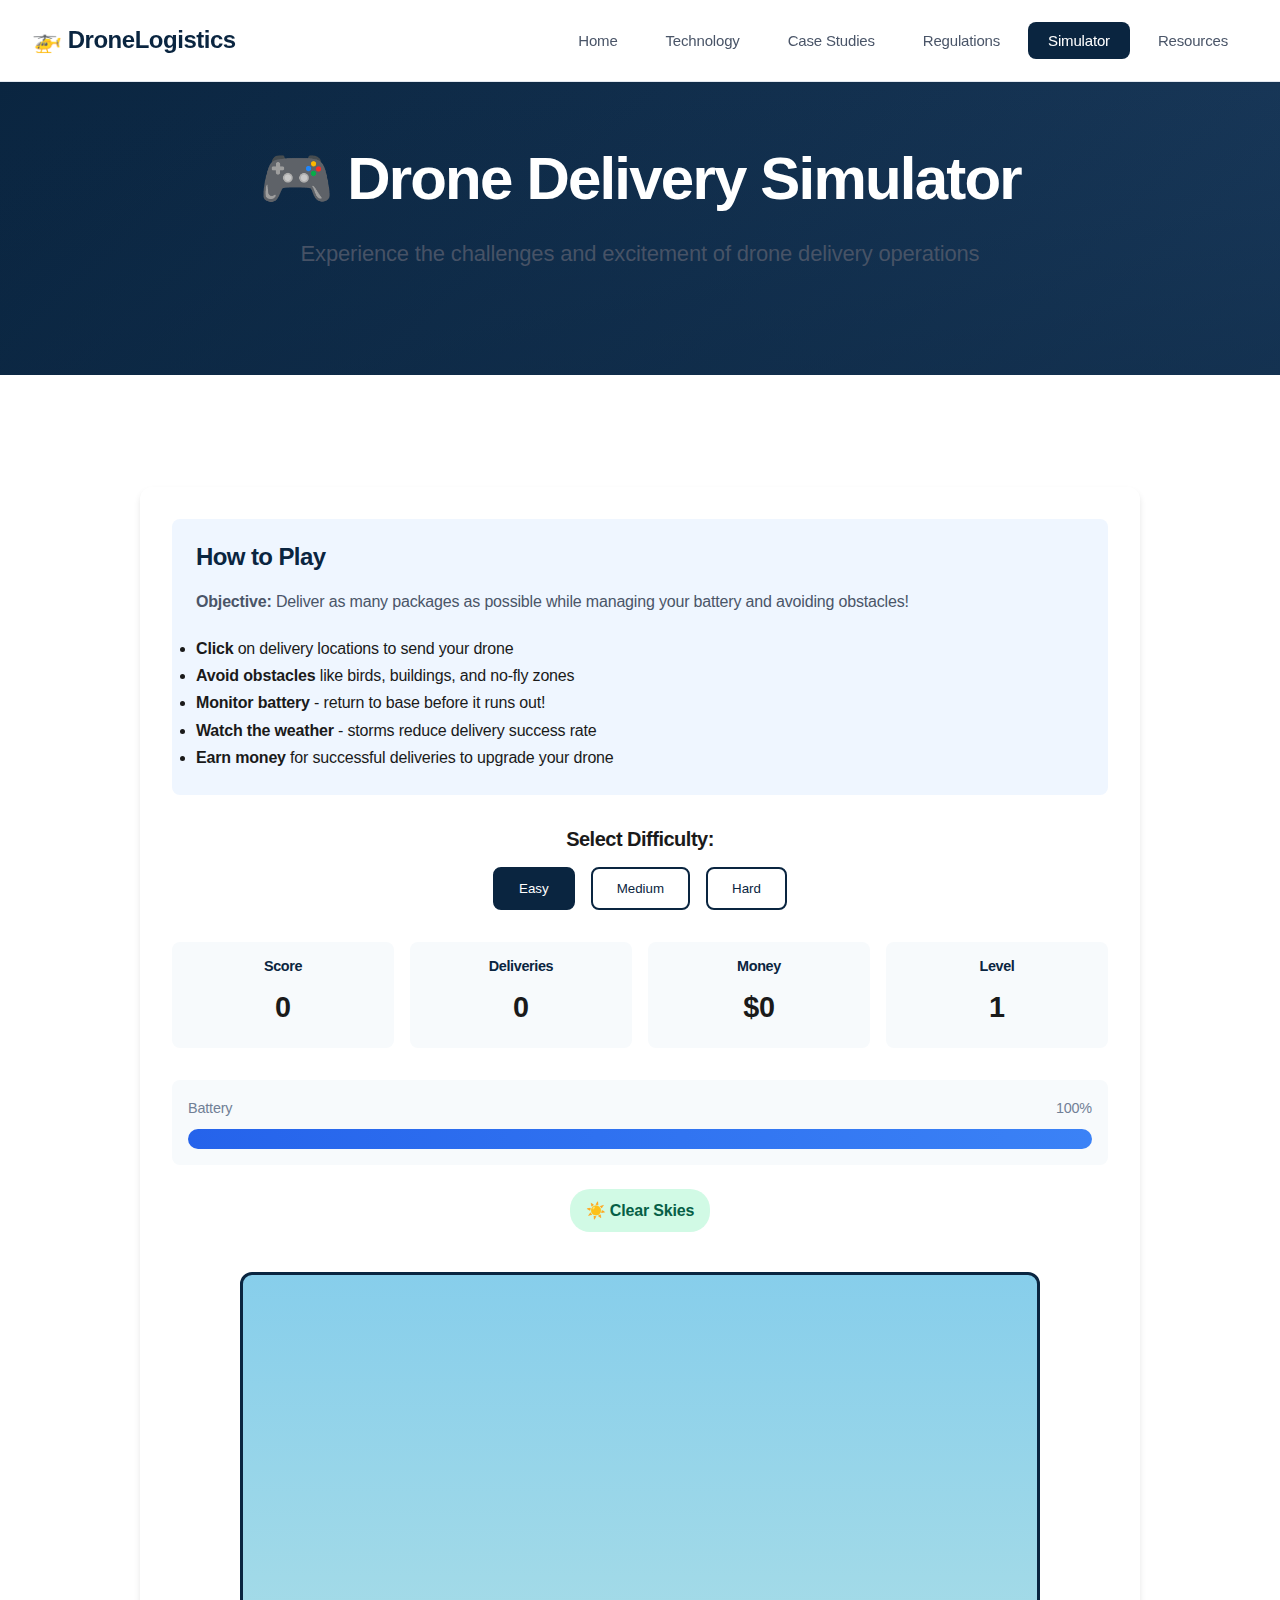
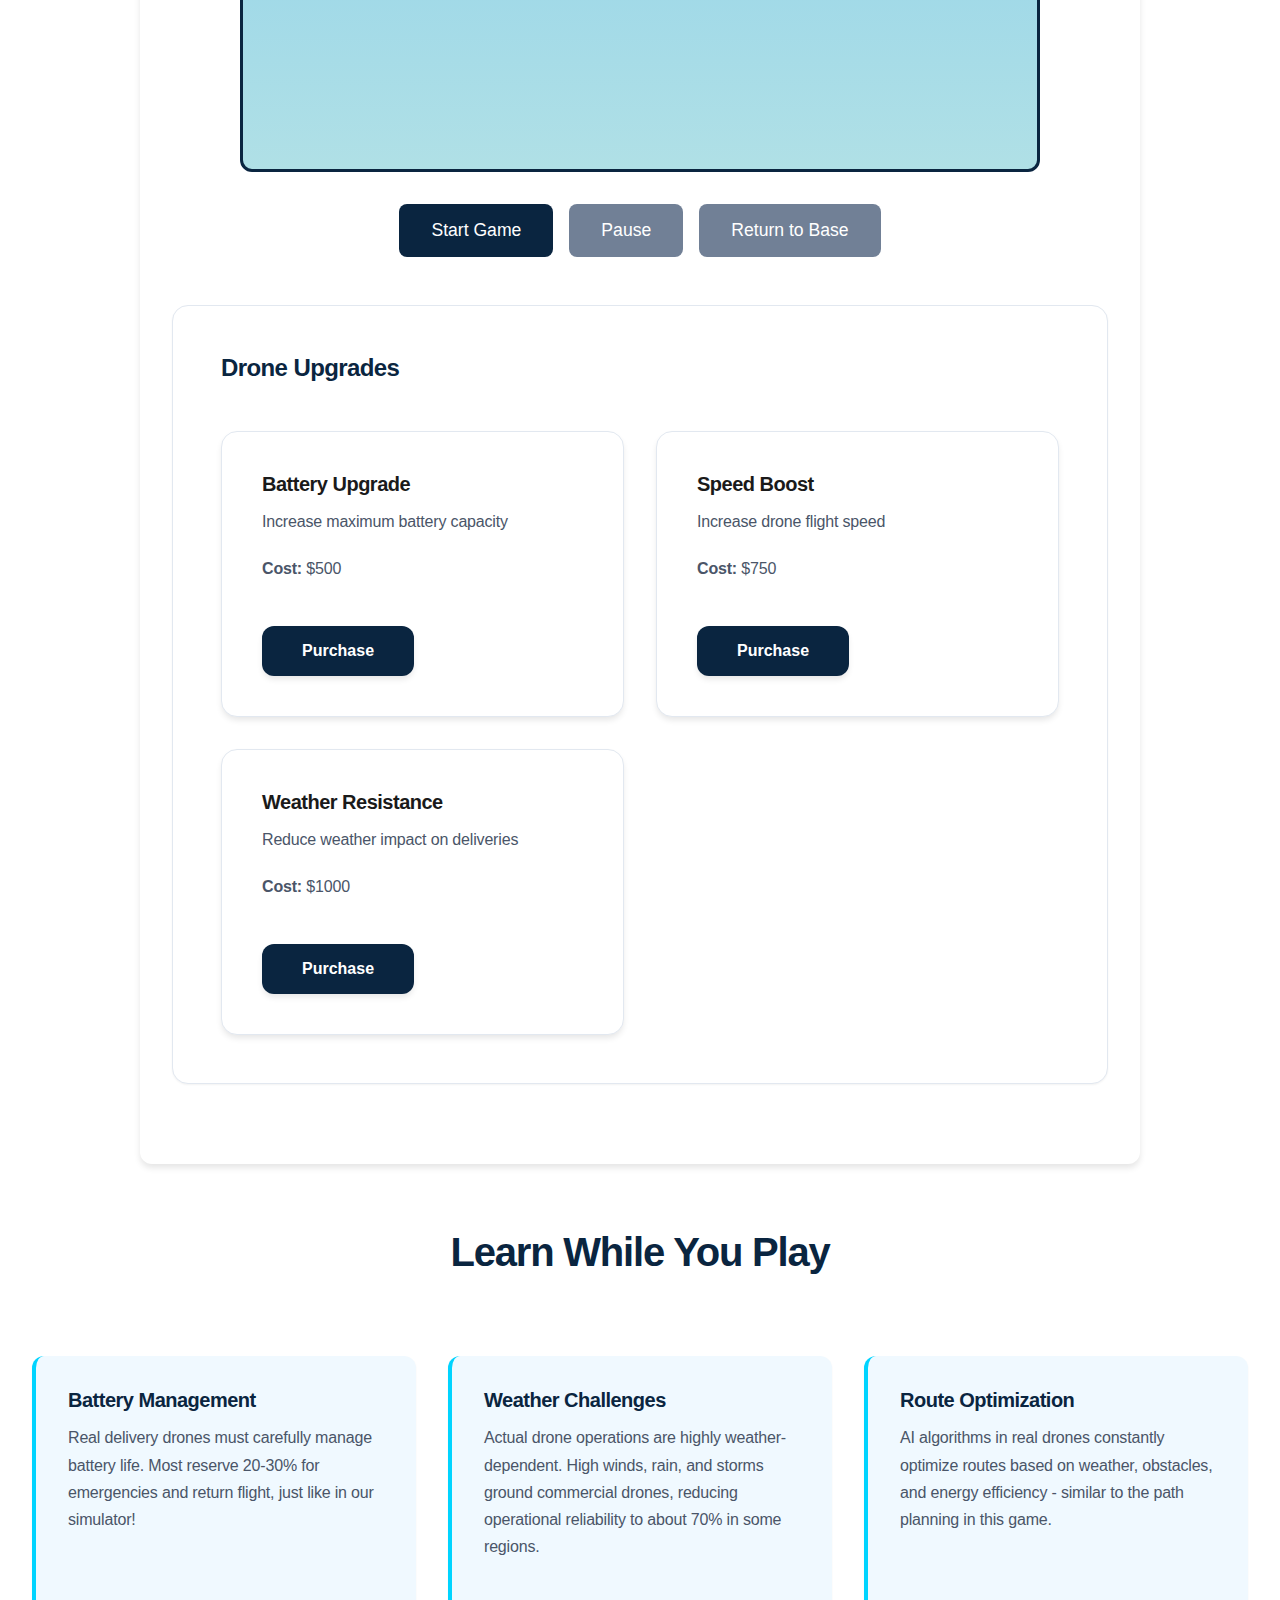
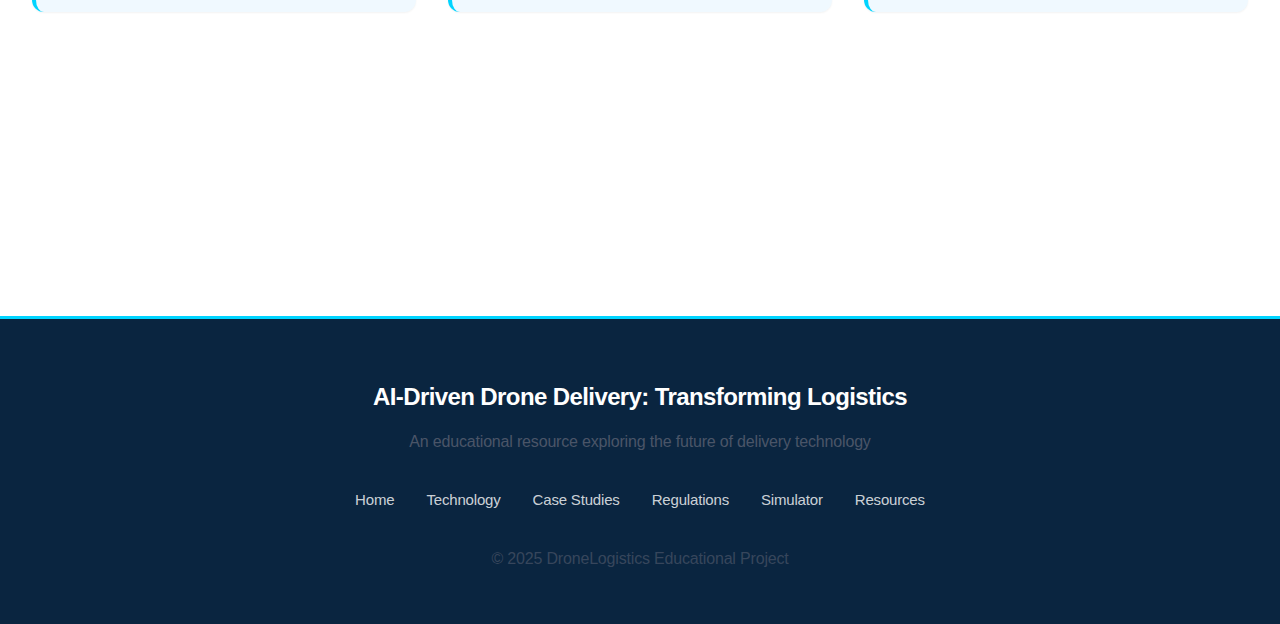
<file: game.html>
<!DOCTYPE html>
<html lang="en">
<head>
    <meta charset="UTF-8">
    <meta name="viewport" content="width=device-width, initial-scale=1.0">
    <title>Drone Delivery Simulator - AI-Driven Drone Delivery</title>
    <link rel="stylesheet" href="styles.css">
    <style>
        .game-container {
            max-width: 1000px;
            margin: 2rem auto;
            background: var(--bg-white);
            border-radius: 12px;
            padding: 2rem;
            box-shadow: 0 4px 6px rgba(0,0,0,0.1);
        }

        #gameCanvas {
            width: 100%;
            max-width: 800px;
            height: 500px;
            background: linear-gradient(to bottom, #87CEEB 0%, #B0E0E6 100%);
            border: 3px solid var(--primary-color);
            border-radius: 12px;
            margin: 0 auto;
            display: block;
            cursor: crosshair;
            position: relative;
        }

        .game-stats {
            display: grid;
            grid-template-columns: repeat(auto-fit, minmax(150px, 1fr));
            gap: 1rem;
            margin: 2rem 0;
        }

        .stat-box {
            background: var(--bg-light);
            padding: 1rem;
            border-radius: 8px;
            text-align: center;
        }

        .stat-box h4 {
            color: var(--primary-color);
            margin-bottom: 0.5rem;
            font-size: 0.9rem;
        }

        .stat-value {
            font-size: 1.8rem;
            font-weight: bold;
            color: var(--text-dark);
        }

        .game-controls {
            display: flex;
            gap: 1rem;
            justify-content: center;
            flex-wrap: wrap;
            margin-top: 2rem;
        }

        .game-btn {
            padding: 1rem 2rem;
            font-size: 1.1rem;
            background: var(--primary-color);
            color: white;
            border: none;
            border-radius: 8px;
            cursor: pointer;
            transition: background 0.3s;
        }

        .game-btn:hover {
            background: var(--secondary-color);
        }

        .game-btn:disabled {
            background: var(--text-light);
            cursor: not-allowed;
        }

        .game-instructions {
            background: #eff6ff;
            padding: 1.5rem;
            border-radius: 8px;
            margin-bottom: 2rem;
        }

        .difficulty-selector {
            display: flex;
            gap: 1rem;
            justify-content: center;
            margin: 1rem 0;
        }

        .difficulty-btn {
            padding: 0.75rem 1.5rem;
            border: 2px solid var(--primary-color);
            background: white;
            color: var(--primary-color);
            border-radius: 8px;
            cursor: pointer;
            transition: all 0.3s;
        }

        .difficulty-btn.active {
            background: var(--primary-color);
            color: white;
        }

        .game-over-screen {
            position: absolute;
            top: 50%;
            left: 50%;
            transform: translate(-50%, -50%);
            background: white;
            padding: 3rem;
            border-radius: 12px;
            box-shadow: 0 8px 16px rgba(0,0,0,0.2);
            text-align: center;
            display: none;
            z-index: 100;
        }

        .game-over-screen.show {
            display: block;
        }

        .progress-container {
            background: var(--bg-light);
            border-radius: 8px;
            padding: 1rem;
            margin: 1rem 0;
        }

        .progress-label {
            display: flex;
            justify-content: space-between;
            margin-bottom: 0.5rem;
            font-size: 0.9rem;
            color: var(--text-light);
        }

        .progress-bar-game {
            width: 100%;
            height: 20px;
            background: white;
            border-radius: 10px;
            overflow: hidden;
        }

        .progress-fill {
            height: 100%;
            background: linear-gradient(90deg, var(--primary-color), var(--accent-color));
            transition: width 0.3s;
            display: flex;
            align-items: center;
            justify-content: center;
            color: white;
            font-size: 0.8rem;
            font-weight: bold;
        }

        .weather-indicator {
            display: inline-block;
            padding: 0.5rem 1rem;
            border-radius: 20px;
            font-weight: bold;
            margin: 0.5rem;
        }

        .weather-clear { background: #d1fae5; color: #065f46; }
        .weather-rain { background: #dbeafe; color: #1e40af; }
        .weather-wind { background: #fef3c7; color: #92400e; }
        .weather-storm { background: #fee2e2; color: #991b1b; }

        .achievement-popup {
            position: fixed;
            top: 20px;
            right: 20px;
            background: var(--success-color);
            color: white;
            padding: 1rem 2rem;
            border-radius: 8px;
            box-shadow: 0 4px 8px rgba(0,0,0,0.2);
            animation: slideIn 0.5s ease-out;
            z-index: 1000;
            display: none;
        }

        .achievement-popup.show {
            display: block;
        }

        @keyframes slideIn {
            from {
                transform: translateX(400px);
                opacity: 0;
            }
            to {
                transform: translateX(0);
                opacity: 1;
            }
        }
    </style>
</head>
<body>
    <!-- Progress Bar -->
    <div class="progress-bar" id="progressBar"></div>

    <!-- Header -->
    <header>
        <nav>
            <a href="index.html" class="logo">🚁 DroneLogistics</a>
            <button class="menu-toggle">☰</button>
            <ul class="nav-links">
                <li><a href="index.html">Home</a></li>
                <li><a href="technology.html">Technology</a></li>
                <li><a href="case-studies.html">Case Studies</a></li>
                <li><a href="regulations.html">Regulations</a></li>
                <li><a href="game.html">Simulator</a></li>
                <li><a href="resources.html">Resources</a></li>
            </ul>
        </nav>
    </header>

    <!-- Hero Section -->
    <div class="hero hero-small">
        <h1>🎮 Drone Delivery Simulator</h1>
        <p>Experience the challenges and excitement of drone delivery operations</p>
    </div>

    <!-- Main Content -->
    <div class="container">
        <div class="game-container">
            <!-- Instructions -->
            <div class="game-instructions">
                <h3>How to Play</h3>
                <p><strong>Objective:</strong> Deliver as many packages as possible while managing your battery and avoiding obstacles!</p>
                <ul style="margin-top: 1rem;">
                    <li><strong>Click</strong> on delivery locations to send your drone</li>
                    <li><strong>Avoid obstacles</strong> like birds, buildings, and no-fly zones</li>
                    <li><strong>Monitor battery</strong> - return to base before it runs out!</li>
                    <li><strong>Watch the weather</strong> - storms reduce delivery success rate</li>
                    <li><strong>Earn money</strong> for successful deliveries to upgrade your drone</li>
                </ul>
            </div>

            <!-- Difficulty Selector -->
            <div>
                <h4 style="text-align: center; margin-bottom: 0.5rem;">Select Difficulty:</h4>
                <div class="difficulty-selector">
                    <button class="difficulty-btn active" onclick="setDifficulty('easy')" id="easyBtn">Easy</button>
                    <button class="difficulty-btn" onclick="setDifficulty('medium')" id="mediumBtn">Medium</button>
                    <button class="difficulty-btn" onclick="setDifficulty('hard')" id="hardBtn">Hard</button>
                </div>
            </div>

            <!-- Game Stats -->
            <div class="game-stats">
                <div class="stat-box">
                    <h4>Score</h4>
                    <div class="stat-value" id="scoreDisplay">0</div>
                </div>
                <div class="stat-box">
                    <h4>Deliveries</h4>
                    <div class="stat-value" id="deliveriesDisplay">0</div>
                </div>
                <div class="stat-box">
                    <h4>Money</h4>
                    <div class="stat-value" id="moneyDisplay">$0</div>
                </div>
                <div class="stat-box">
                    <h4>Level</h4>
                    <div class="stat-value" id="levelDisplay">1</div>
                </div>
            </div>

            <!-- Progress Bars -->
            <div class="progress-container">
                <div class="progress-label">
                    <span>Battery</span>
                    <span id="batteryPercent">100%</span>
                </div>
                <div class="progress-bar-game">
                    <div class="progress-fill" id="batteryBar" style="width: 100%"></div>
                </div>
            </div>

            <!-- Weather Display -->
            <div style="text-align: center;">
                <span class="weather-indicator weather-clear" id="weatherDisplay">☀️ Clear Skies</span>
            </div>

            <!-- Game Canvas -->
            <div style="position: relative; margin: 2rem 0;">
                <canvas id="gameCanvas" width="800" height="500"></canvas>

                <!-- Game Over Screen -->
                <div class="game-over-screen" id="gameOverScreen">
                    <h2 id="gameOverTitle">Game Over!</h2>
                    <p id="gameOverMessage" style="font-size: 1.2rem; margin: 1rem 0;"></p>
                    <div style="margin: 2rem 0;">
                        <div style="font-size: 2rem; font-weight: bold; color: var(--primary-color);" id="finalScore">0</div>
                        <p>Final Score</p>
                    </div>
                    <div style="display: grid; grid-template-columns: 1fr 1fr; gap: 1rem; text-align: left; margin: 2rem 0;">
                        <div>
                            <strong>Deliveries:</strong>
                            <span id="finalDeliveries">0</span>
                        </div>
                        <div>
                            <strong>Money Earned:</strong>
                            <span id="finalMoney">$0</span>
                        </div>
                        <div>
                            <strong>Success Rate:</strong>
                            <span id="successRate">0%</span>
                        </div>
                        <div>
                            <strong>Level Reached:</strong>
                            <span id="finalLevel">1</span>
                        </div>
                    </div>
                    <button class="game-btn" onclick="restartGame()">Play Again</button>
                </div>
            </div>

            <!-- Game Controls -->
            <div class="game-controls">
                <button class="game-btn" id="startBtn" onclick="startGame()">Start Game</button>
                <button class="game-btn" id="pauseBtn" onclick="togglePause()" disabled>Pause</button>
                <button class="game-btn" id="returnBtn" onclick="returnToBase()" disabled>Return to Base</button>
            </div>

            <!-- Upgrade Shop -->
            <div class="content-section" style="margin-top: 3rem;">
                <h3>Drone Upgrades</h3>
                <div class="card-grid">
                    <div class="card">
                        <h4>Battery Upgrade</h4>
                        <p>Increase maximum battery capacity</p>
                        <p><strong>Cost:</strong> $500</p>
                        <button class="btn" onclick="buyUpgrade('battery')">Purchase</button>
                    </div>
                    <div class="card">
                        <h4>Speed Boost</h4>
                        <p>Increase drone flight speed</p>
                        <p><strong>Cost:</strong> $750</p>
                        <button class="btn" onclick="buyUpgrade('speed')">Purchase</button>
                    </div>
                    <div class="card">
                        <h4>Weather Resistance</h4>
                        <p>Reduce weather impact on deliveries</p>
                        <p><strong>Cost:</strong> $1000</p>
                        <button class="btn" onclick="buyUpgrade('weather')">Purchase</button>
                    </div>
                </div>
            </div>
        </div>

        <!-- Educational Content -->
        <section style="margin-top: 4rem;">
            <h2>Learn While You Play</h2>
            <div class="card-grid">
                <div class="info-box">
                    <h4>Battery Management</h4>
                    <p>Real delivery drones must carefully manage battery life. Most reserve 20-30% for emergencies and return flight, just like in our simulator!</p>
                </div>
                <div class="info-box">
                    <h4>Weather Challenges</h4>
                    <p>Actual drone operations are highly weather-dependent. High winds, rain, and storms ground commercial drones, reducing operational reliability to about 70% in some regions.</p>
                </div>
                <div class="info-box">
                    <h4>Route Optimization</h4>
                    <p>AI algorithms in real drones constantly optimize routes based on weather, obstacles, and energy efficiency - similar to the path planning in this game.</p>
                </div>
            </div>
        </section>
    </div>

    <!-- Achievement Popup -->
    <div class="achievement-popup" id="achievementPopup">
        <strong>Achievement Unlocked!</strong>
        <p id="achievementText"></p>
    </div>

    <!-- Footer -->
    <footer>
        <div class="footer-content">
            <h3>AI-Driven Drone Delivery: Transforming Logistics</h3>
            <p>An educational resource exploring the future of delivery technology</p>
            <div class="footer-links">
                <a href="index.html">Home</a>
                <a href="technology.html">Technology</a>
                <a href="case-studies.html">Case Studies</a>
                <a href="regulations.html">Regulations</a>
                <a href="game.html">Simulator</a>
                <a href="resources.html">Resources</a>
            </div>
            <p style="margin-top: 2rem; opacity: 0.7;">© 2025 DroneLogistics Educational Project</p>
        </div>
    </footer>

    <script src="script.js"></script>
    <script src="game.js"></script>
</body>
</html>
</file>
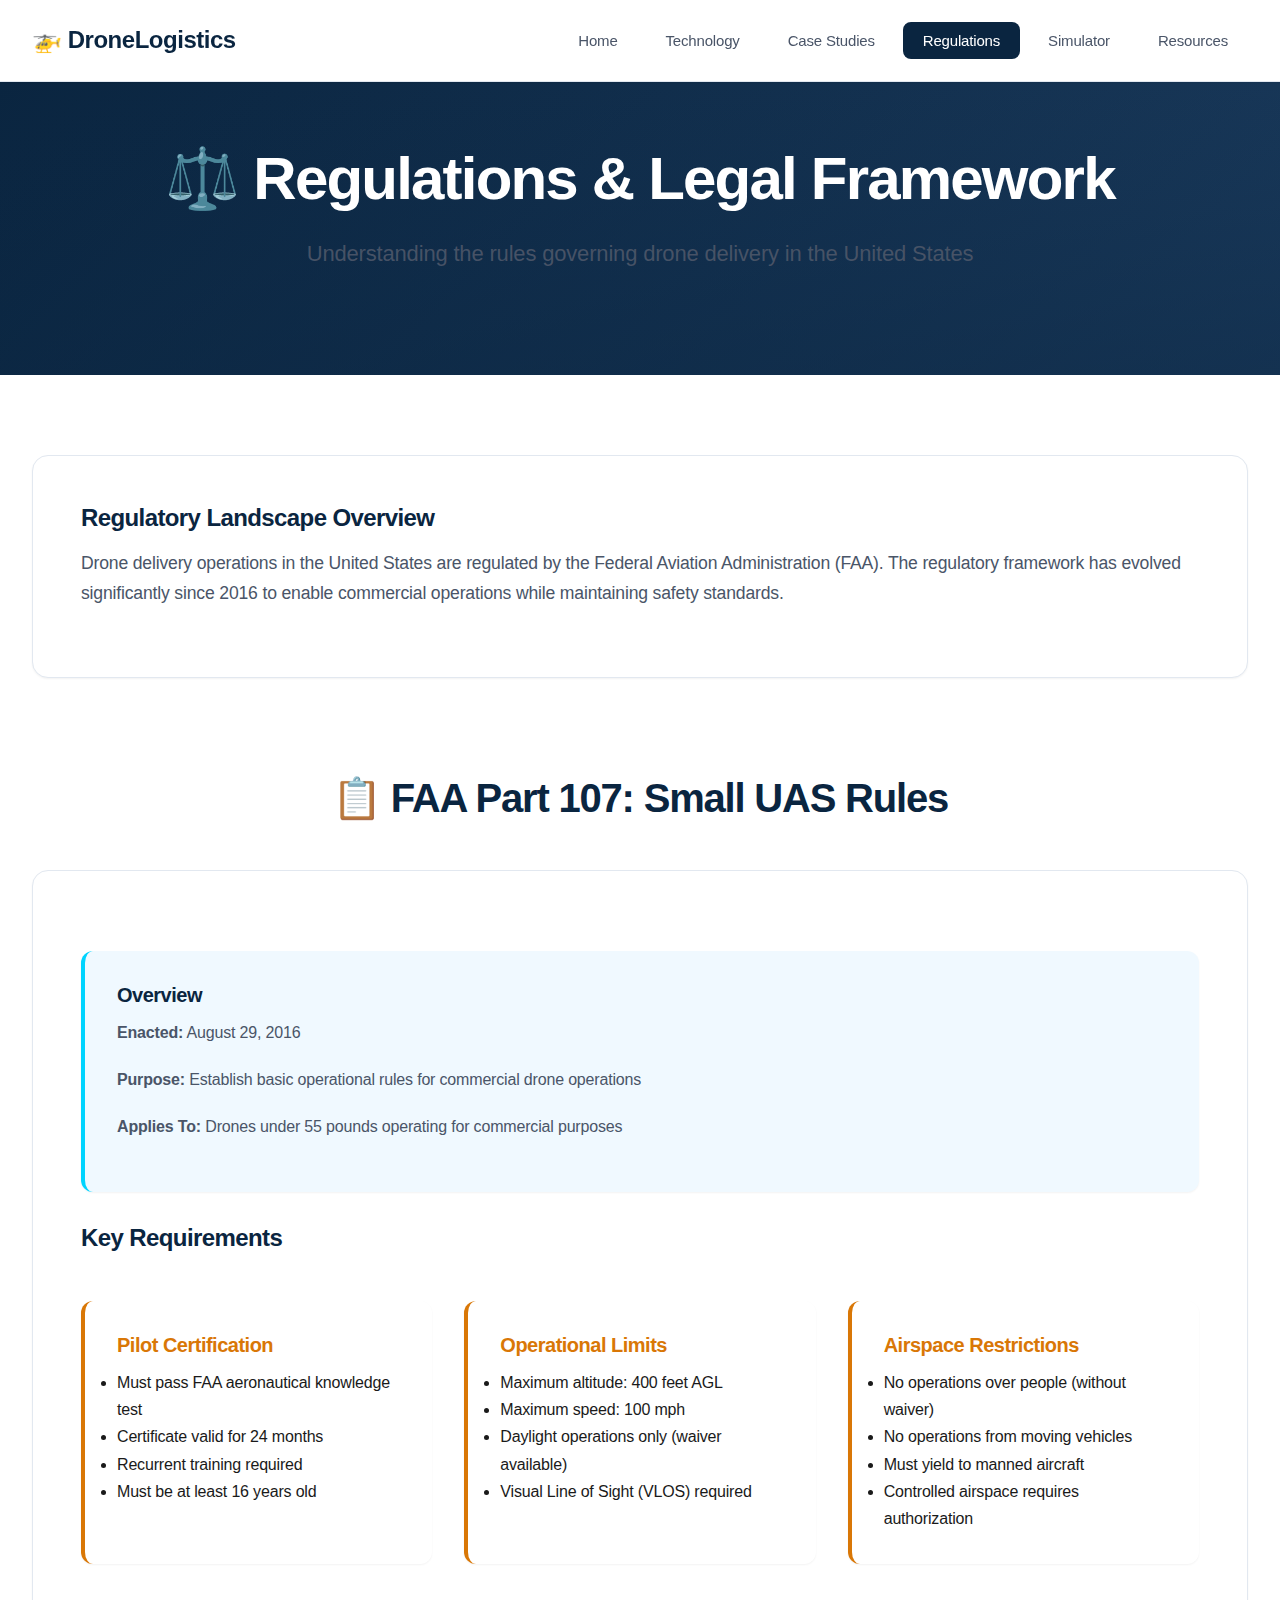
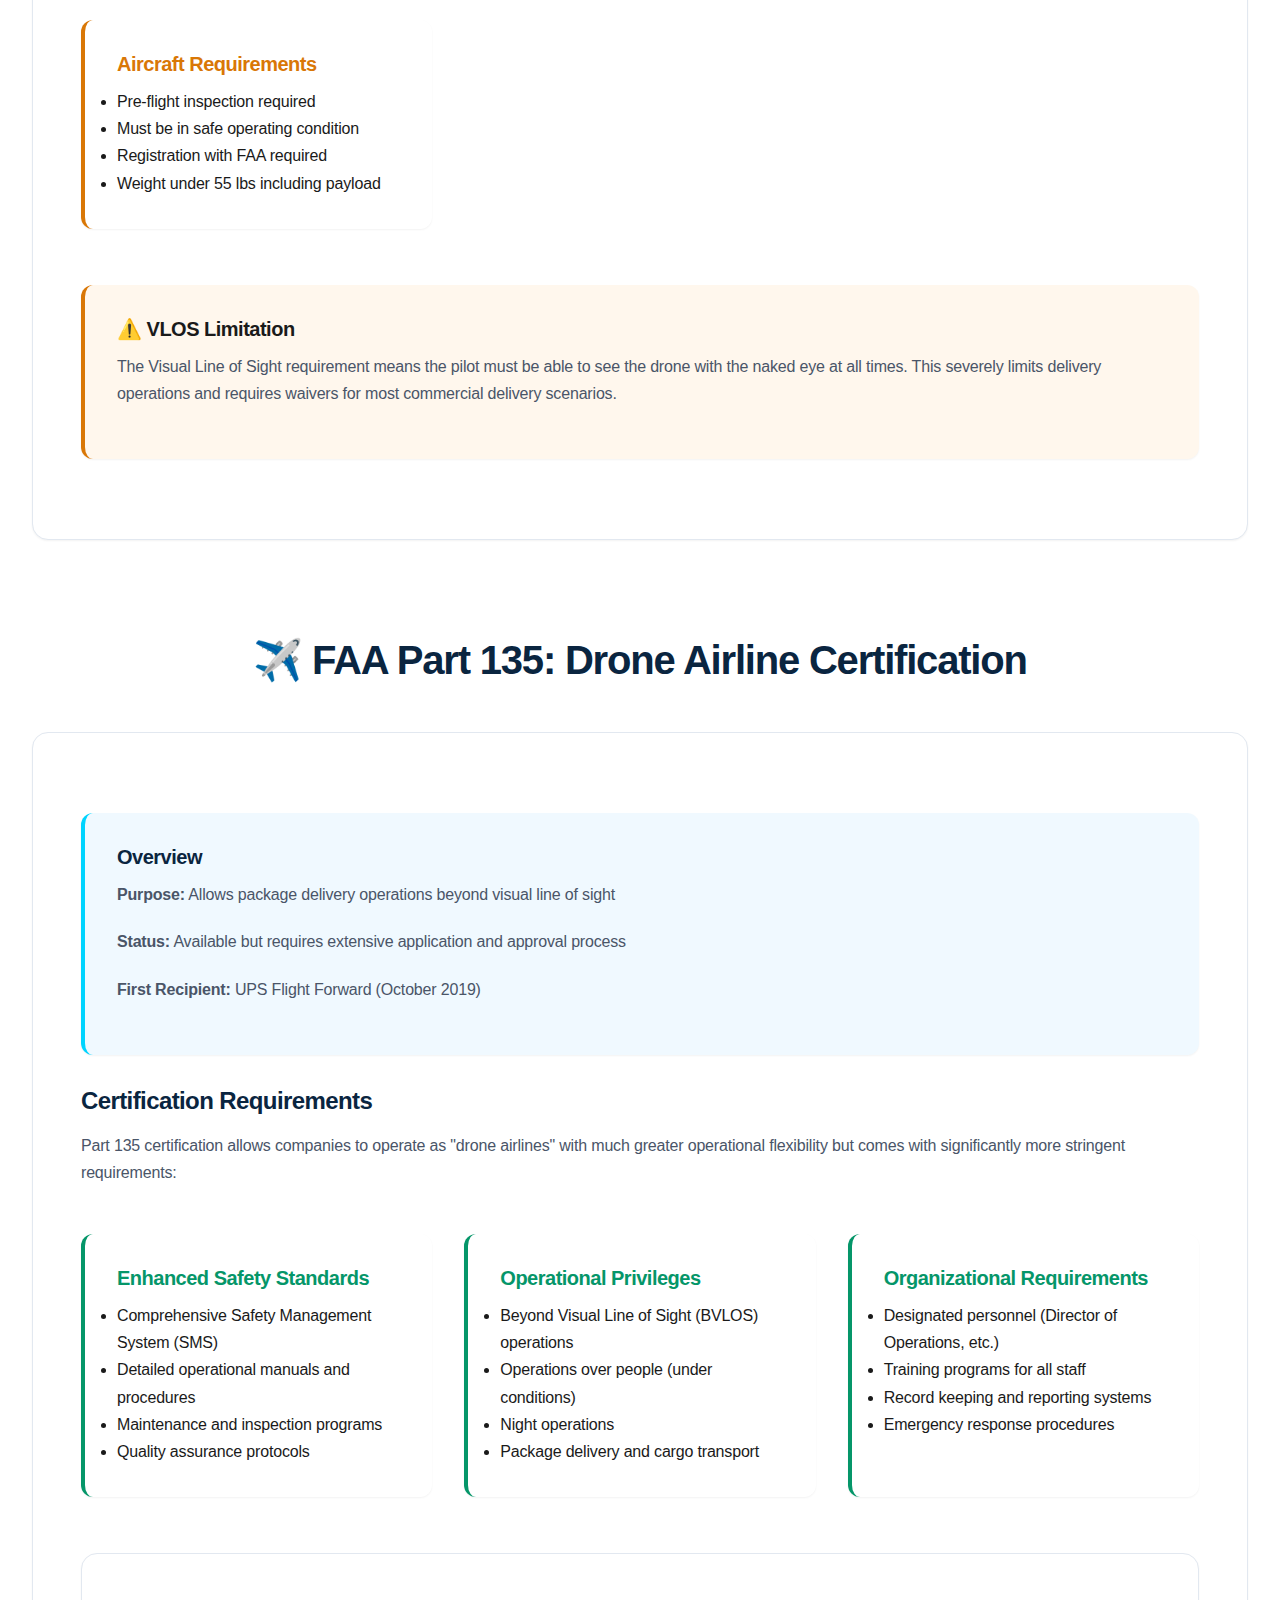
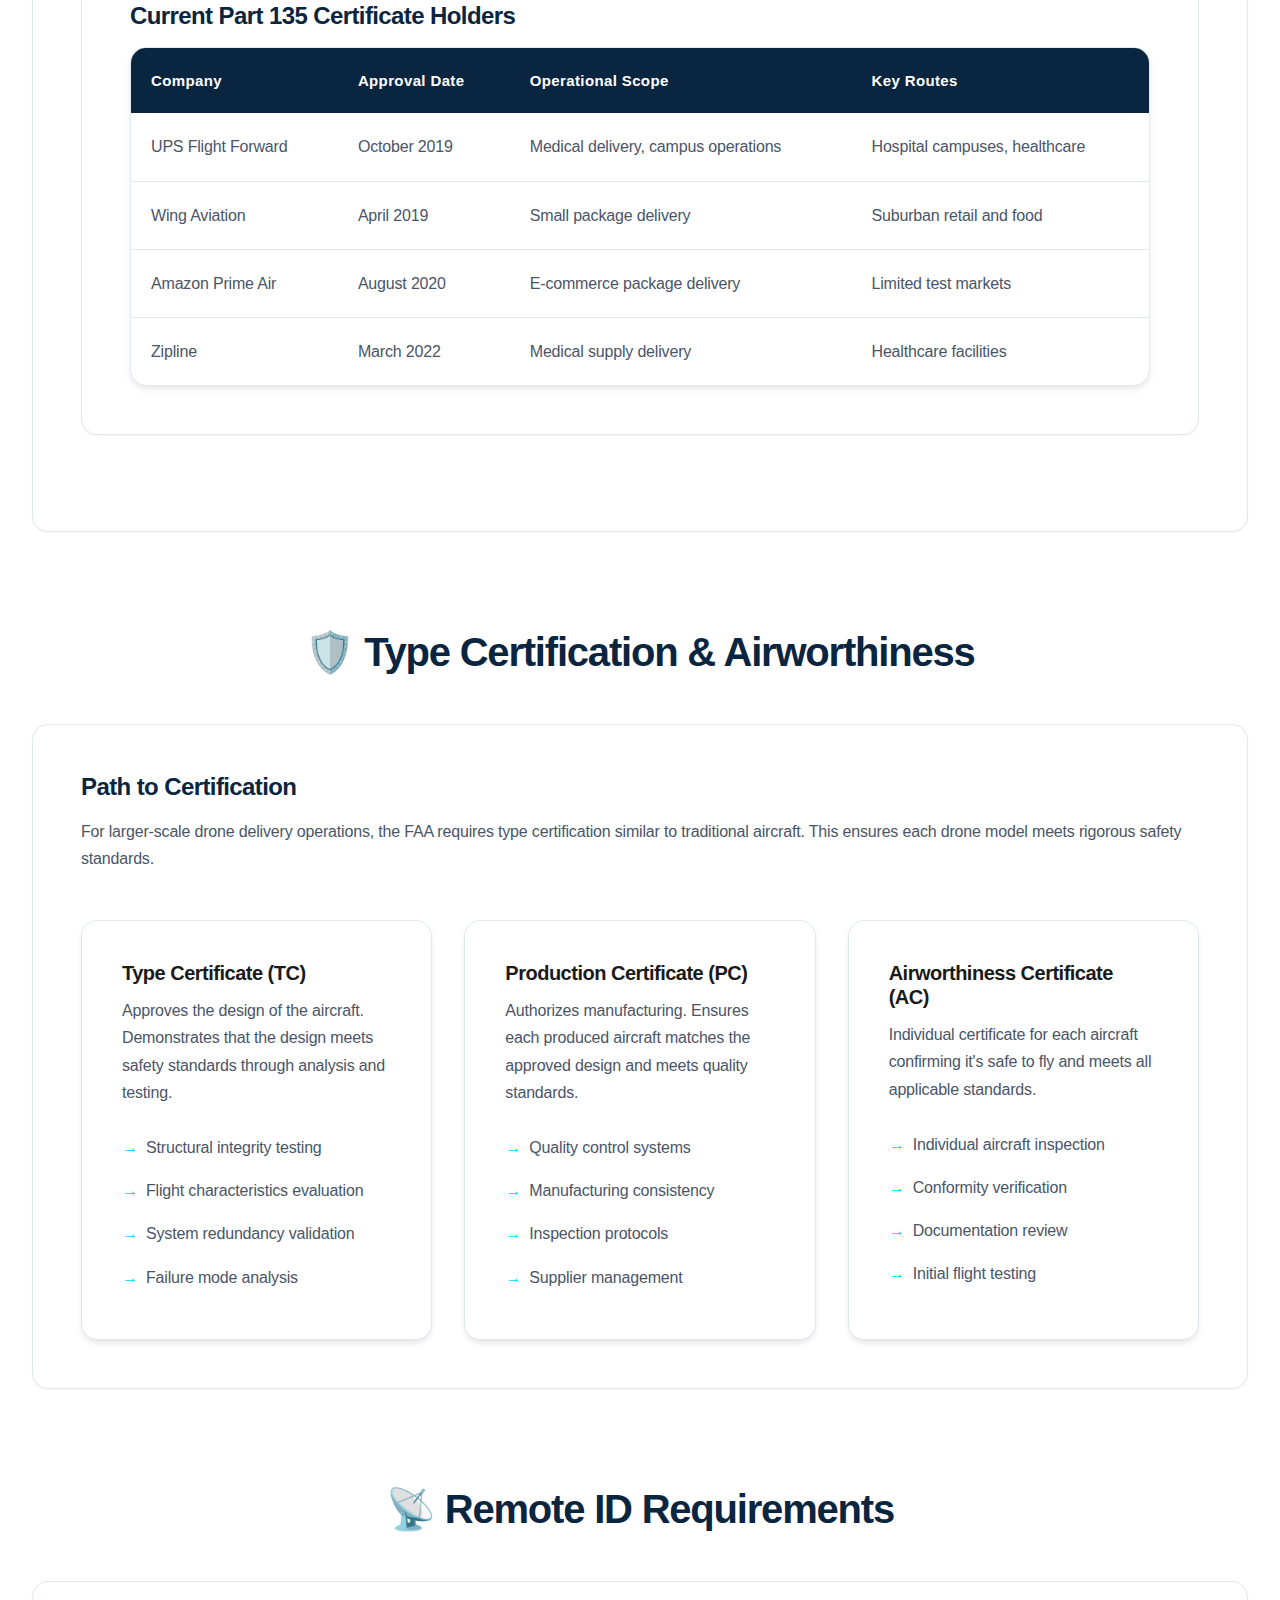
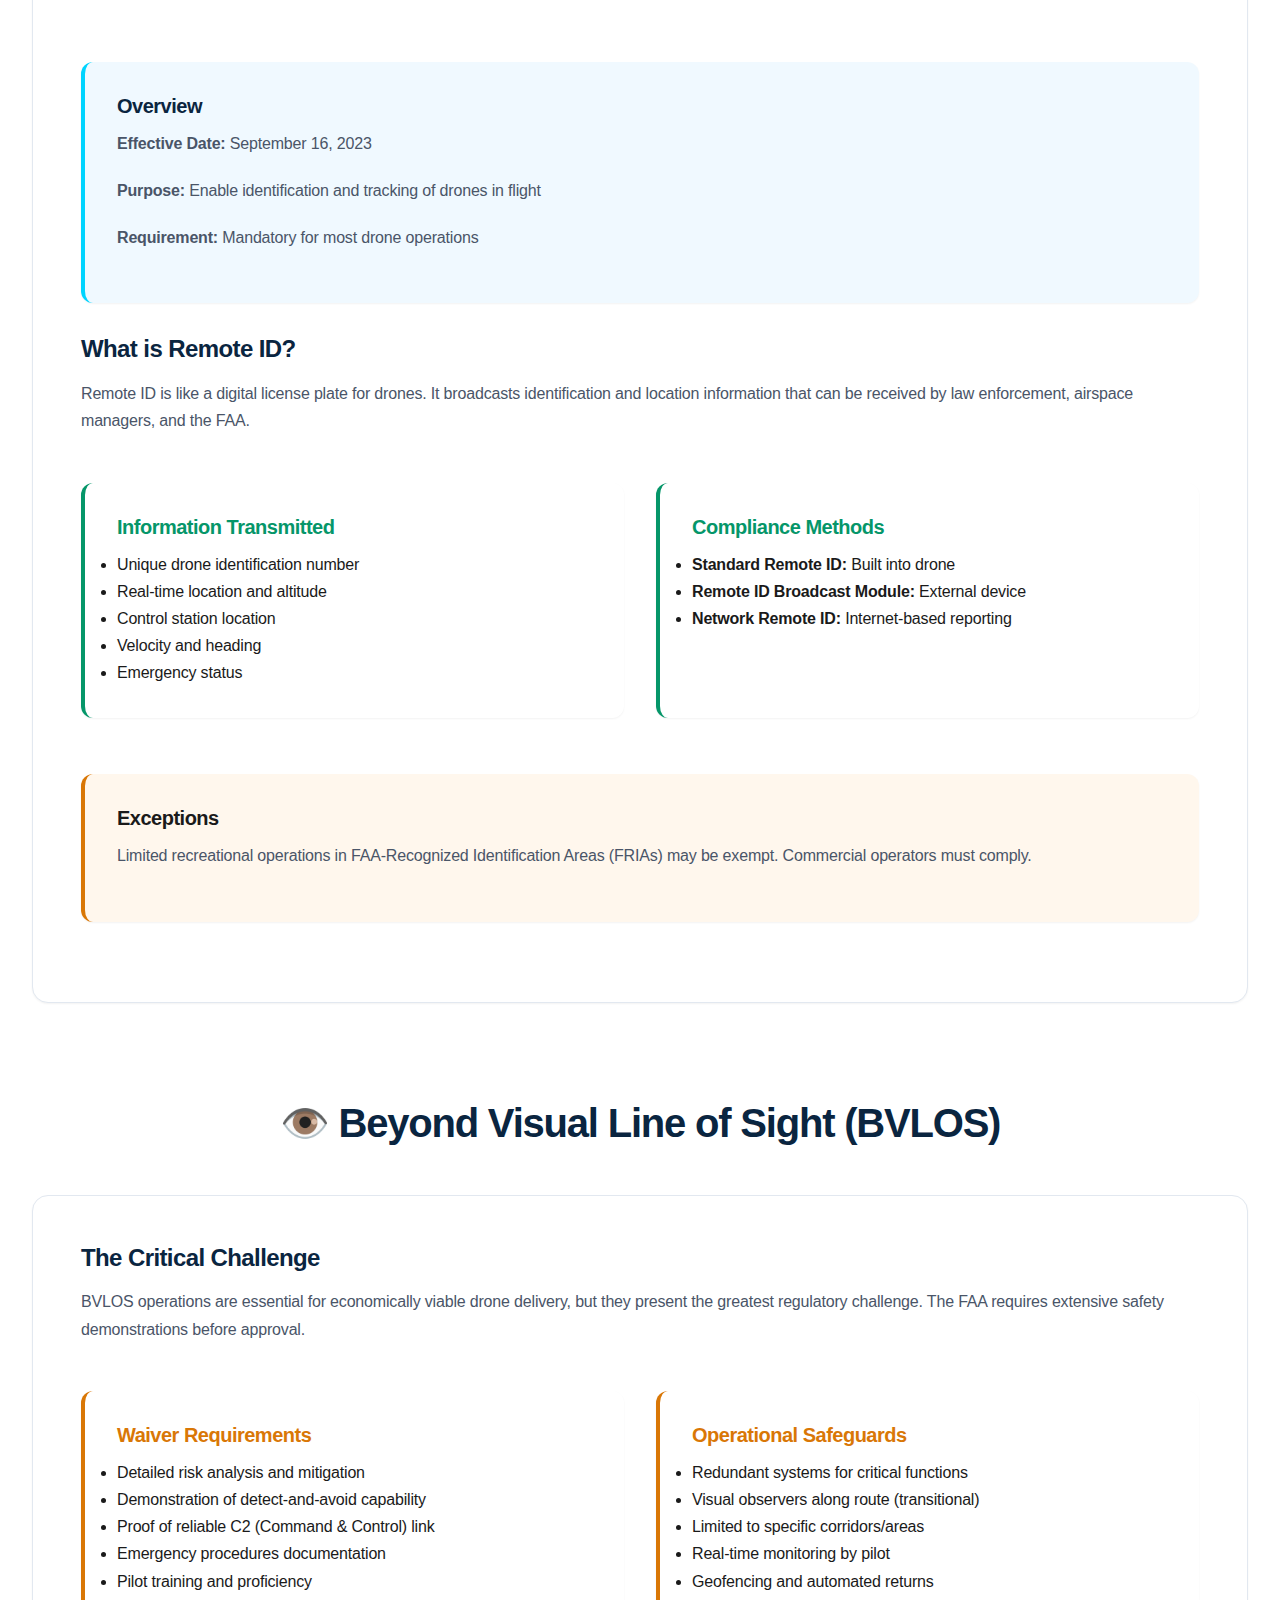
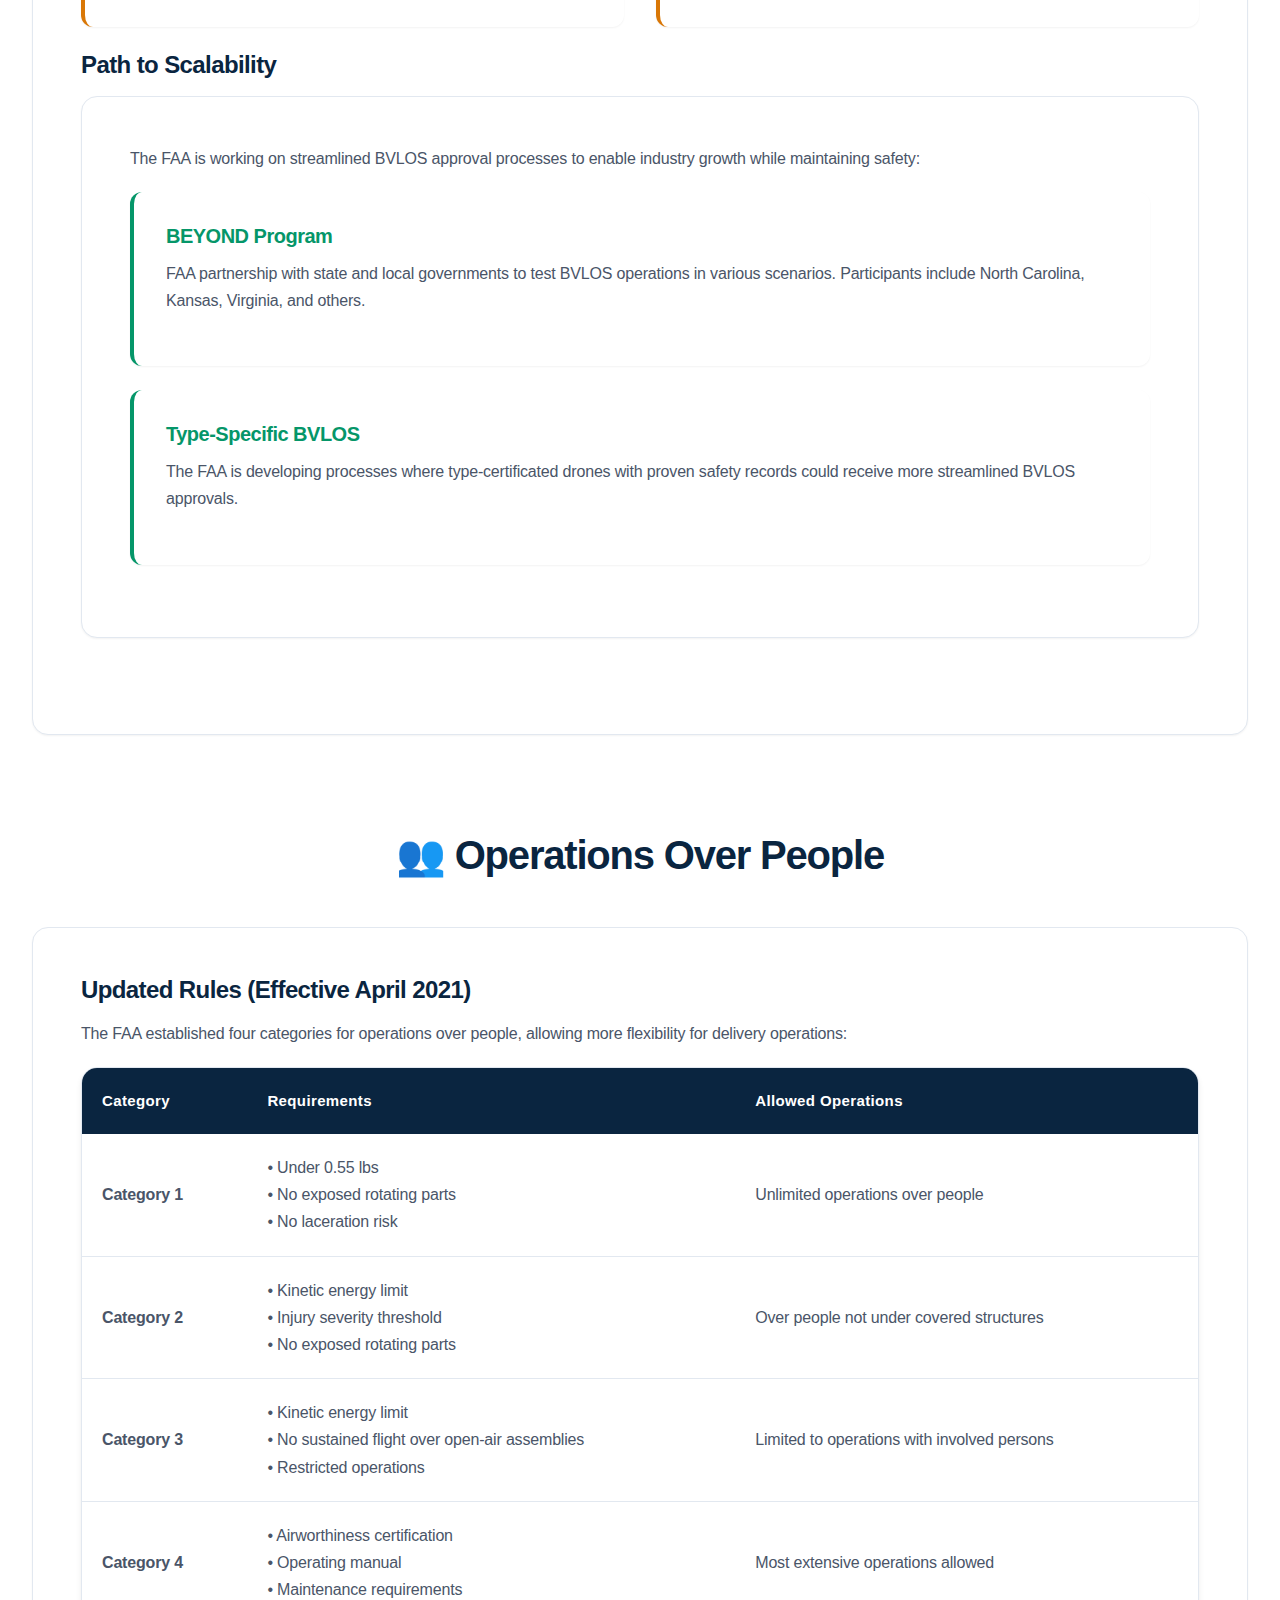
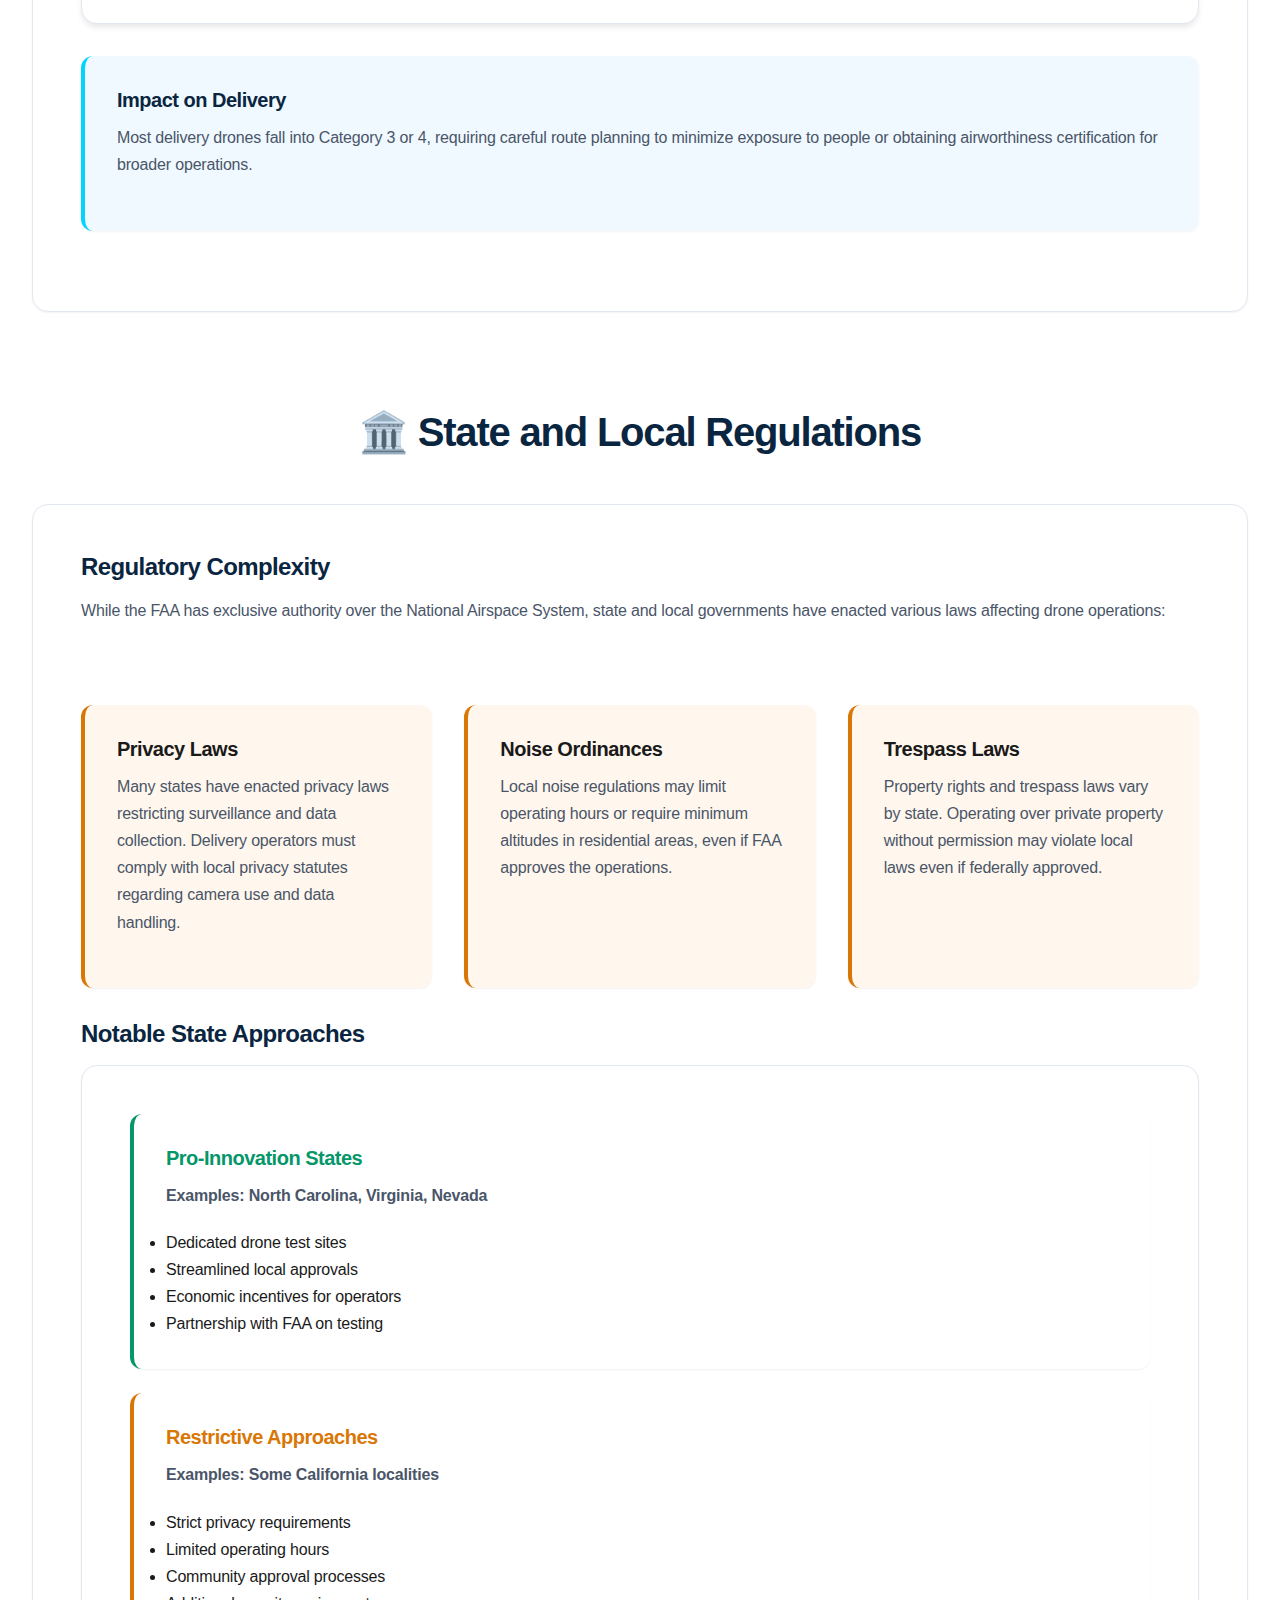
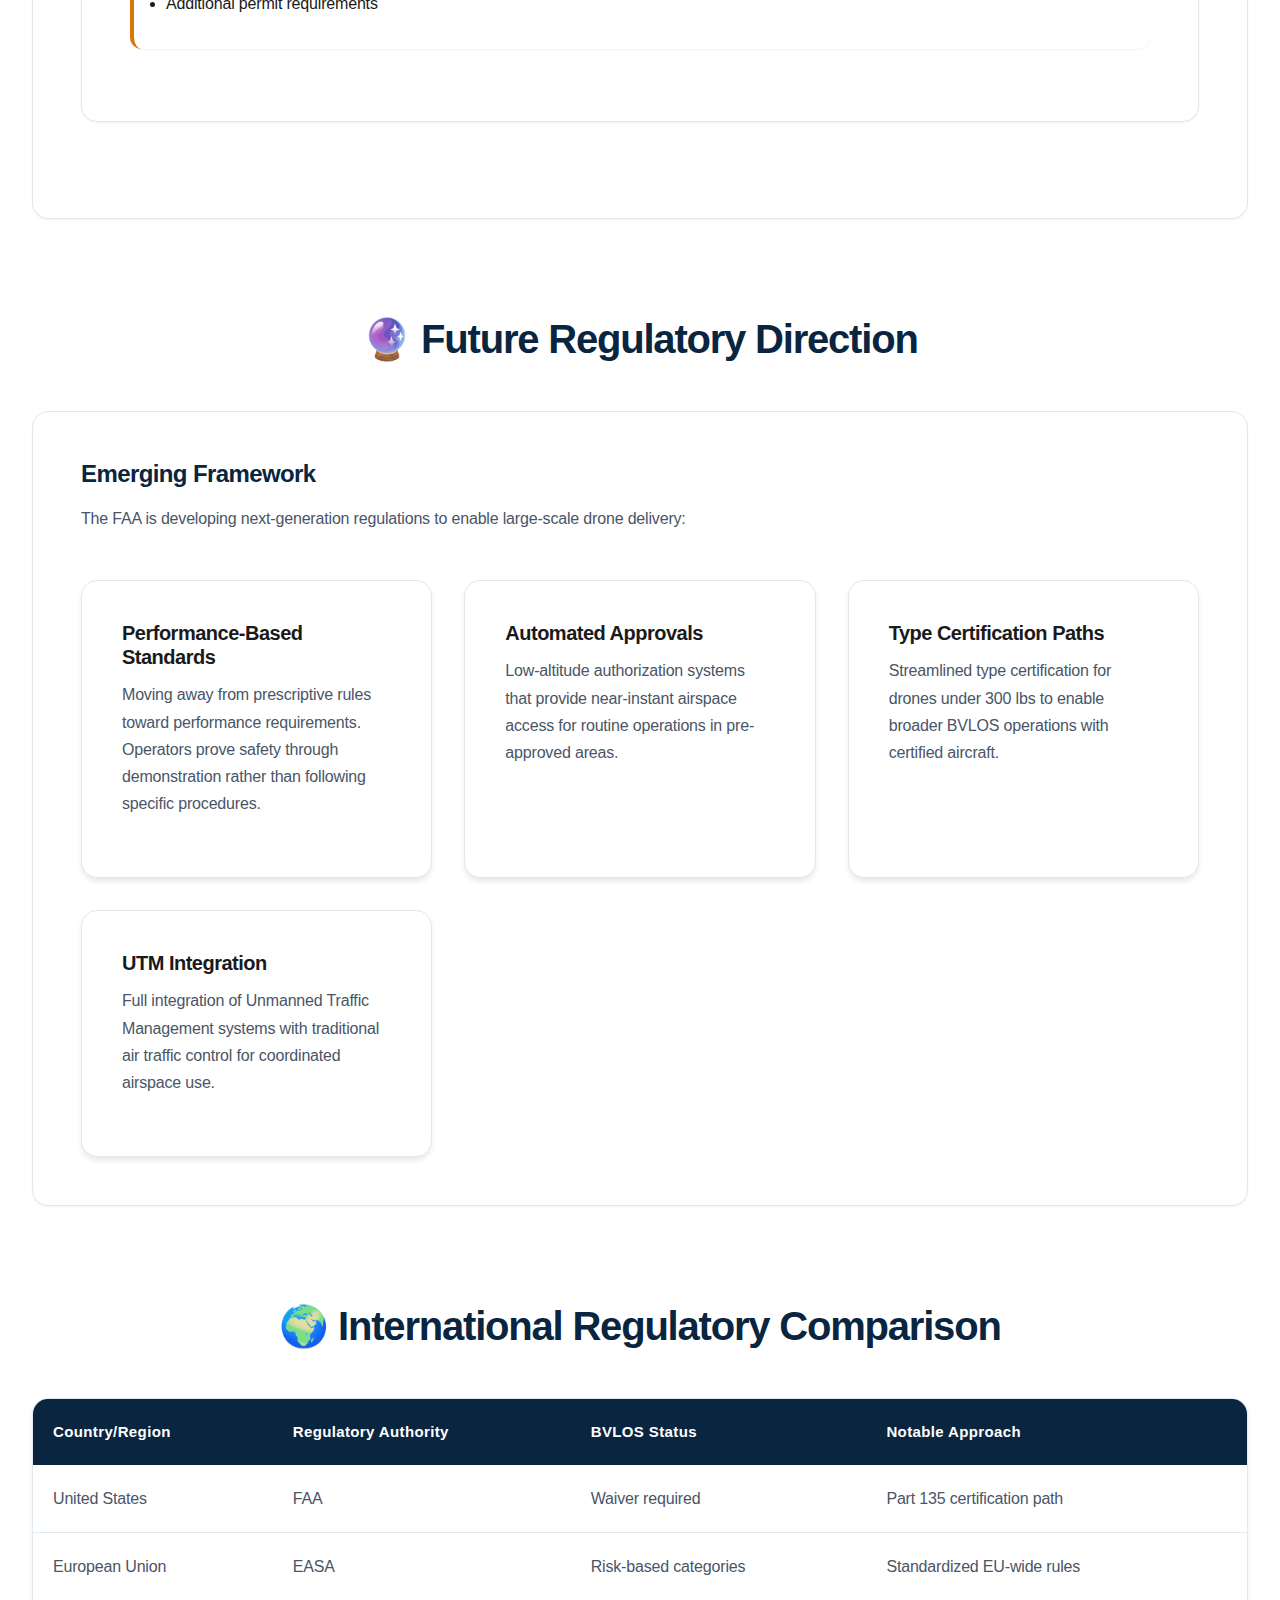
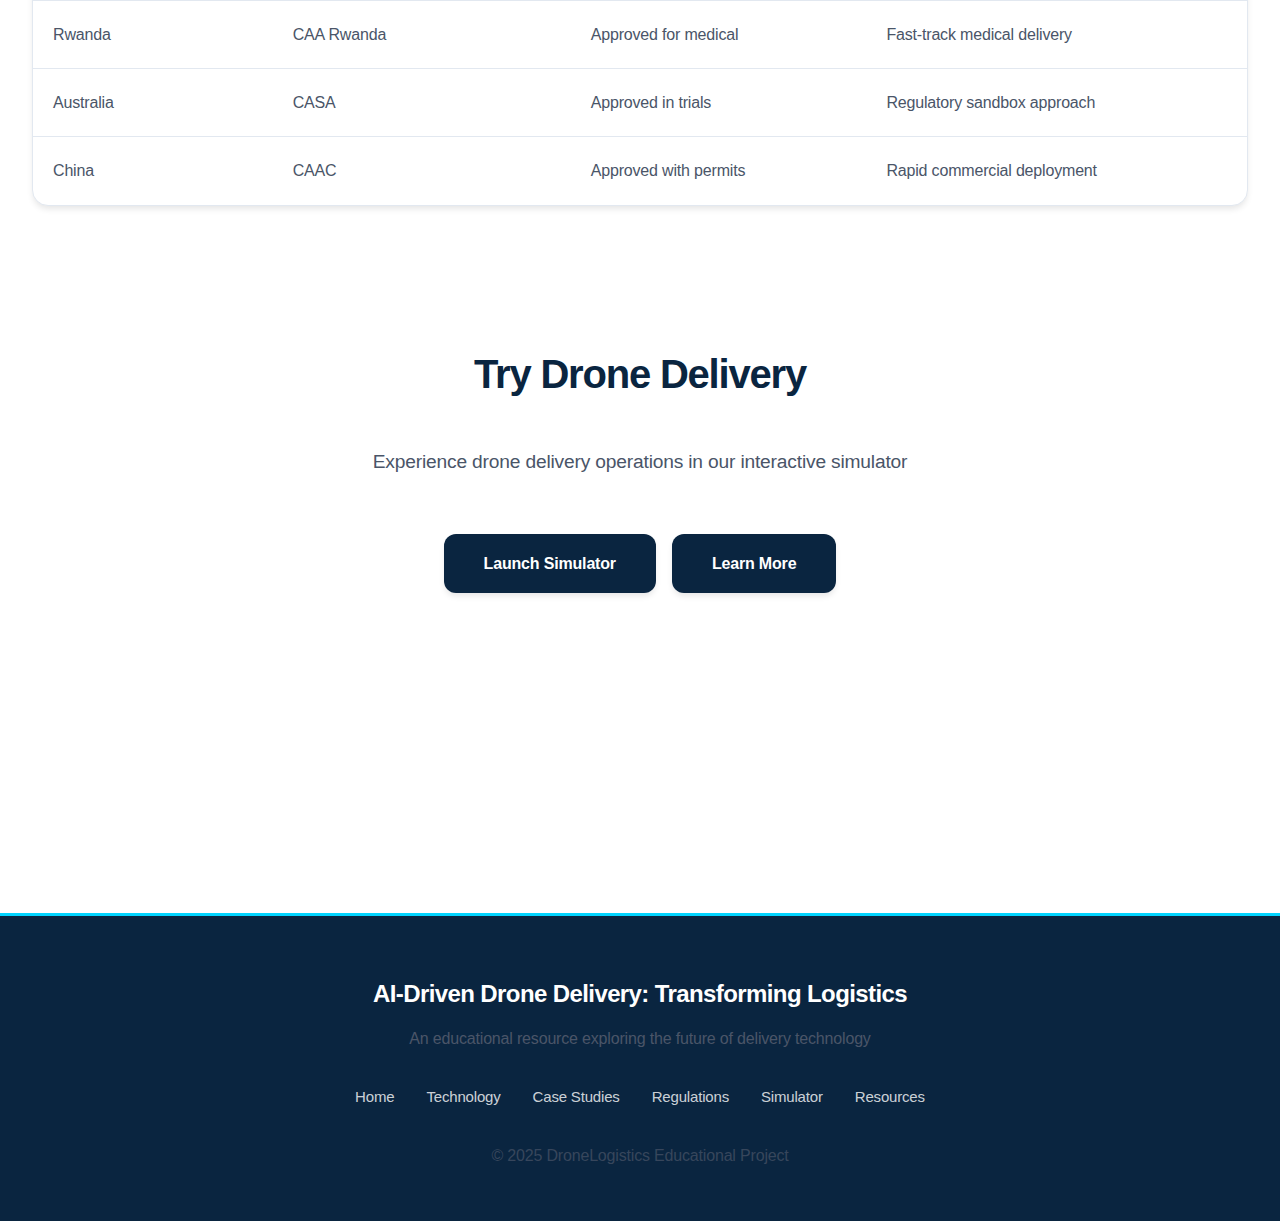
<file: regulations.html>
<!DOCTYPE html>
<html lang="en">
<head>
    <meta charset="UTF-8">
    <meta name="viewport" content="width=device-width, initial-scale=1.0">
    <title>Regulations - AI-Driven Drone Delivery</title>
    <link rel="stylesheet" href="styles.css">
</head>
<body>
    <!-- Progress Bar -->
    <div class="progress-bar" id="progressBar"></div>

    <!-- Header -->
    <header>
        <nav>
            <a href="index.html" class="logo">🚁 DroneLogistics</a>
            <button class="menu-toggle">☰</button>
            <ul class="nav-links">
                <li><a href="index.html">Home</a></li>
                <li><a href="technology.html">Technology</a></li>
                <li><a href="case-studies.html">Case Studies</a></li>
                <li><a href="regulations.html">Regulations</a></li>
                <li><a href="game.html">Simulator</a></li>
                <li><a href="resources.html">Resources</a></li>
            </ul>
        </nav>
    </header>

    <!-- Hero Section -->
    <div class="hero hero-small">
        <h1>⚖️ Regulations & Legal Framework</h1>
        <p>Understanding the rules governing drone delivery in the United States</p>
    </div>

    <!-- Main Content -->
    <div class="container">
        <!-- Introduction -->
        <section>
            <div class="content-section">
                <h3>Regulatory Landscape Overview</h3>
                <p style="font-size: 1.1rem;">
                    Drone delivery operations in the United States are regulated by the Federal Aviation Administration (FAA). The regulatory framework has evolved significantly since 2016 to enable commercial operations while maintaining safety standards.
                </p>
            </div>
        </section>

        <!-- Part 107 -->
        <section>
            <h2>📋 FAA Part 107: Small UAS Rules</h2>
            <div class="content-section">
                <div class="info-box">
                    <h4>Overview</h4>
                    <p><strong>Enacted:</strong> August 29, 2016</p>
                    <p><strong>Purpose:</strong> Establish basic operational rules for commercial drone operations</p>
                    <p><strong>Applies To:</strong> Drones under 55 pounds operating for commercial purposes</p>
                </div>

                <h3>Key Requirements</h3>
                <div class="card-grid">
                    <div class="challenge-item">
                        <h4>Pilot Certification</h4>
                        <ul>
                            <li>Must pass FAA aeronautical knowledge test</li>
                            <li>Certificate valid for 24 months</li>
                            <li>Recurrent training required</li>
                            <li>Must be at least 16 years old</li>
                        </ul>
                    </div>
                    <div class="challenge-item">
                        <h4>Operational Limits</h4>
                        <ul>
                            <li>Maximum altitude: 400 feet AGL</li>
                            <li>Maximum speed: 100 mph</li>
                            <li>Daylight operations only (waiver available)</li>
                            <li>Visual Line of Sight (VLOS) required</li>
                        </ul>
                    </div>
                    <div class="challenge-item">
                        <h4>Airspace Restrictions</h4>
                        <ul>
                            <li>No operations over people (without waiver)</li>
                            <li>No operations from moving vehicles</li>
                            <li>Must yield to manned aircraft</li>
                            <li>Controlled airspace requires authorization</li>
                        </ul>
                    </div>
                    <div class="challenge-item">
                        <h4>Aircraft Requirements</h4>
                        <ul>
                            <li>Pre-flight inspection required</li>
                            <li>Must be in safe operating condition</li>
                            <li>Registration with FAA required</li>
                            <li>Weight under 55 lbs including payload</li>
                        </ul>
                    </div>
                </div>

                <div class="warning-box">
                    <h4>⚠️ VLOS Limitation</h4>
                    <p>The Visual Line of Sight requirement means the pilot must be able to see the drone with the naked eye at all times. This severely limits delivery operations and requires waivers for most commercial delivery scenarios.</p>
                </div>
            </div>
        </section>

        <!-- Part 135 -->
        <section>
            <h2>✈️ FAA Part 135: Drone Airline Certification</h2>
            <div class="content-section">
                <div class="info-box">
                    <h4>Overview</h4>
                    <p><strong>Purpose:</strong> Allows package delivery operations beyond visual line of sight</p>
                    <p><strong>Status:</strong> Available but requires extensive application and approval process</p>
                    <p><strong>First Recipient:</strong> UPS Flight Forward (October 2019)</p>
                </div>

                <h3>Certification Requirements</h3>
                <p>Part 135 certification allows companies to operate as "drone airlines" with much greater operational flexibility but comes with significantly more stringent requirements:</p>

                <div class="card-grid">
                    <div class="benefit-item">
                        <h4>Enhanced Safety Standards</h4>
                        <ul>
                            <li>Comprehensive Safety Management System (SMS)</li>
                            <li>Detailed operational manuals and procedures</li>
                            <li>Maintenance and inspection programs</li>
                            <li>Quality assurance protocols</li>
                        </ul>
                    </div>
                    <div class="benefit-item">
                        <h4>Operational Privileges</h4>
                        <ul>
                            <li>Beyond Visual Line of Sight (BVLOS) operations</li>
                            <li>Operations over people (under conditions)</li>
                            <li>Night operations</li>
                            <li>Package delivery and cargo transport</li>
                        </ul>
                    </div>
                    <div class="benefit-item">
                        <h4>Organizational Requirements</h4>
                        <ul>
                            <li>Designated personnel (Director of Operations, etc.)</li>
                            <li>Training programs for all staff</li>
                            <li>Record keeping and reporting systems</li>
                            <li>Emergency response procedures</li>
                        </ul>
                    </div>
                </div>

                <div class="content-section" style="margin-top: 2rem;">
                    <h3>Current Part 135 Certificate Holders</h3>
                    <div class="comparison-table">
                        <table>
                            <thead>
                                <tr>
                                    <th>Company</th>
                                    <th>Approval Date</th>
                                    <th>Operational Scope</th>
                                    <th>Key Routes</th>
                                </tr>
                            </thead>
                            <tbody>
                                <tr>
                                    <td>UPS Flight Forward</td>
                                    <td>October 2019</td>
                                    <td>Medical delivery, campus operations</td>
                                    <td>Hospital campuses, healthcare</td>
                                </tr>
                                <tr>
                                    <td>Wing Aviation</td>
                                    <td>April 2019</td>
                                    <td>Small package delivery</td>
                                    <td>Suburban retail and food</td>
                                </tr>
                                <tr>
                                    <td>Amazon Prime Air</td>
                                    <td>August 2020</td>
                                    <td>E-commerce package delivery</td>
                                    <td>Limited test markets</td>
                                </tr>
                                <tr>
                                    <td>Zipline</td>
                                    <td>March 2022</td>
                                    <td>Medical supply delivery</td>
                                    <td>Healthcare facilities</td>
                                </tr>
                            </tbody>
                        </table>
                    </div>
                </div>
            </div>
        </section>

        <!-- Type Certification -->
        <section>
            <h2>🛡️ Type Certification & Airworthiness</h2>
            <div class="content-section">
                <h3>Path to Certification</h3>
                <p>For larger-scale drone delivery operations, the FAA requires type certification similar to traditional aircraft. This ensures each drone model meets rigorous safety standards.</p>

                <div class="card-grid">
                    <div class="card">
                        <h4>Type Certificate (TC)</h4>
                        <p>Approves the design of the aircraft. Demonstrates that the design meets safety standards through analysis and testing.</p>
                        <ul>
                            <li>Structural integrity testing</li>
                            <li>Flight characteristics evaluation</li>
                            <li>System redundancy validation</li>
                            <li>Failure mode analysis</li>
                        </ul>
                    </div>
                    <div class="card">
                        <h4>Production Certificate (PC)</h4>
                        <p>Authorizes manufacturing. Ensures each produced aircraft matches the approved design and meets quality standards.</p>
                        <ul>
                            <li>Quality control systems</li>
                            <li>Manufacturing consistency</li>
                            <li>Inspection protocols</li>
                            <li>Supplier management</li>
                        </ul>
                    </div>
                    <div class="card">
                        <h4>Airworthiness Certificate (AC)</h4>
                        <p>Individual certificate for each aircraft confirming it's safe to fly and meets all applicable standards.</p>
                        <ul>
                            <li>Individual aircraft inspection</li>
                            <li>Conformity verification</li>
                            <li>Documentation review</li>
                            <li>Initial flight testing</li>
                        </ul>
                    </div>
                </div>
            </div>
        </section>

        <!-- Remote ID -->
        <section>
            <h2>📡 Remote ID Requirements</h2>
            <div class="content-section">
                <div class="info-box">
                    <h4>Overview</h4>
                    <p><strong>Effective Date:</strong> September 16, 2023</p>
                    <p><strong>Purpose:</strong> Enable identification and tracking of drones in flight</p>
                    <p><strong>Requirement:</strong> Mandatory for most drone operations</p>
                </div>

                <h3>What is Remote ID?</h3>
                <p>Remote ID is like a digital license plate for drones. It broadcasts identification and location information that can be received by law enforcement, airspace managers, and the FAA.</p>

                <div class="card-grid">
                    <div class="benefit-item">
                        <h4>Information Transmitted</h4>
                        <ul>
                            <li>Unique drone identification number</li>
                            <li>Real-time location and altitude</li>
                            <li>Control station location</li>
                            <li>Velocity and heading</li>
                            <li>Emergency status</li>
                        </ul>
                    </div>
                    <div class="benefit-item">
                        <h4>Compliance Methods</h4>
                        <ul>
                            <li><strong>Standard Remote ID:</strong> Built into drone</li>
                            <li><strong>Remote ID Broadcast Module:</strong> External device</li>
                            <li><strong>Network Remote ID:</strong> Internet-based reporting</li>
                        </ul>
                    </div>
                </div>

                <div class="warning-box">
                    <h4>Exceptions</h4>
                    <p>Limited recreational operations in FAA-Recognized Identification Areas (FRIAs) may be exempt. Commercial operators must comply.</p>
                </div>
            </div>
        </section>

        <!-- BVLOS Operations -->
        <section>
            <h2>👁️ Beyond Visual Line of Sight (BVLOS)</h2>
            <div class="content-section">
                <h3>The Critical Challenge</h3>
                <p>BVLOS operations are essential for economically viable drone delivery, but they present the greatest regulatory challenge. The FAA requires extensive safety demonstrations before approval.</p>

                <div class="card-grid">
                    <div class="challenge-item">
                        <h4>Waiver Requirements</h4>
                        <ul>
                            <li>Detailed risk analysis and mitigation</li>
                            <li>Demonstration of detect-and-avoid capability</li>
                            <li>Proof of reliable C2 (Command & Control) link</li>
                            <li>Emergency procedures documentation</li>
                            <li>Pilot training and proficiency</li>
                        </ul>
                    </div>
                    <div class="challenge-item">
                        <h4>Operational Safeguards</h4>
                        <ul>
                            <li>Redundant systems for critical functions</li>
                            <li>Visual observers along route (transitional)</li>
                            <li>Limited to specific corridors/areas</li>
                            <li>Real-time monitoring by pilot</li>
                            <li>Geofencing and automated returns</li>
                        </ul>
                    </div>
                </div>

                <h3>Path to Scalability</h3>
                <div class="content-section">
                    <p>The FAA is working on streamlined BVLOS approval processes to enable industry growth while maintaining safety:</p>

                    <div class="benefit-item">
                        <h4>BEYOND Program</h4>
                        <p>FAA partnership with state and local governments to test BVLOS operations in various scenarios. Participants include North Carolina, Kansas, Virginia, and others.</p>
                    </div>

                    <div class="benefit-item">
                        <h4>Type-Specific BVLOS</h4>
                        <p>The FAA is developing processes where type-certificated drones with proven safety records could receive more streamlined BVLOS approvals.</p>
                    </div>
                </div>
            </div>
        </section>

        <!-- Operations Over People -->
        <section>
            <h2>👥 Operations Over People</h2>
            <div class="content-section">
                <h3>Updated Rules (Effective April 2021)</h3>
                <p>The FAA established four categories for operations over people, allowing more flexibility for delivery operations:</p>

                <div class="comparison-table">
                    <table>
                        <thead>
                            <tr>
                                <th>Category</th>
                                <th>Requirements</th>
                                <th>Allowed Operations</th>
                            </tr>
                        </thead>
                        <tbody>
                            <tr>
                                <td><strong>Category 1</strong></td>
                                <td>
                                    • Under 0.55 lbs<br>
                                    • No exposed rotating parts<br>
                                    • No laceration risk
                                </td>
                                <td>Unlimited operations over people</td>
                            </tr>
                            <tr>
                                <td><strong>Category 2</strong></td>
                                <td>
                                    • Kinetic energy limit<br>
                                    • Injury severity threshold<br>
                                    • No exposed rotating parts
                                </td>
                                <td>Over people not under covered structures</td>
                            </tr>
                            <tr>
                                <td><strong>Category 3</strong></td>
                                <td>
                                    • Kinetic energy limit<br>
                                    • No sustained flight over open-air assemblies<br>
                                    • Restricted operations
                                </td>
                                <td>Limited to operations with involved persons</td>
                            </tr>
                            <tr>
                                <td><strong>Category 4</strong></td>
                                <td>
                                    • Airworthiness certification<br>
                                    • Operating manual<br>
                                    • Maintenance requirements
                                </td>
                                <td>Most extensive operations allowed</td>
                            </tr>
                        </tbody>
                    </table>
                </div>

                <div class="info-box">
                    <h4>Impact on Delivery</h4>
                    <p>Most delivery drones fall into Category 3 or 4, requiring careful route planning to minimize exposure to people or obtaining airworthiness certification for broader operations.</p>
                </div>
            </div>
        </section>

        <!-- State and Local Regulations -->
        <section>
            <h2>🏛️ State and Local Regulations</h2>
            <div class="content-section">
                <h3>Regulatory Complexity</h3>
                <p>While the FAA has exclusive authority over the National Airspace System, state and local governments have enacted various laws affecting drone operations:</p>

                <div class="card-grid">
                    <div class="warning-box">
                        <h4>Privacy Laws</h4>
                        <p>Many states have enacted privacy laws restricting surveillance and data collection. Delivery operators must comply with local privacy statutes regarding camera use and data handling.</p>
                    </div>
                    <div class="warning-box">
                        <h4>Noise Ordinances</h4>
                        <p>Local noise regulations may limit operating hours or require minimum altitudes in residential areas, even if FAA approves the operations.</p>
                    </div>
                    <div class="warning-box">
                        <h4>Trespass Laws</h4>
                        <p>Property rights and trespass laws vary by state. Operating over private property without permission may violate local laws even if federally approved.</p>
                    </div>
                </div>

                <h3>Notable State Approaches</h3>
                <div class="content-section">
                    <div class="benefit-item">
                        <h4>Pro-Innovation States</h4>
                        <p><strong>Examples: North Carolina, Virginia, Nevada</strong></p>
                        <ul>
                            <li>Dedicated drone test sites</li>
                            <li>Streamlined local approvals</li>
                            <li>Economic incentives for operators</li>
                            <li>Partnership with FAA on testing</li>
                        </ul>
                    </div>

                    <div class="challenge-item">
                        <h4>Restrictive Approaches</h4>
                        <p><strong>Examples: Some California localities</strong></p>
                        <ul>
                            <li>Strict privacy requirements</li>
                            <li>Limited operating hours</li>
                            <li>Community approval processes</li>
                            <li>Additional permit requirements</li>
                        </ul>
                    </div>
                </div>
            </div>
        </section>

        <!-- Future Regulations -->
        <section>
            <h2>🔮 Future Regulatory Direction</h2>
            <div class="content-section">
                <h3>Emerging Framework</h3>
                <p>The FAA is developing next-generation regulations to enable large-scale drone delivery:</p>

                <div class="card-grid">
                    <div class="card">
                        <h4>Performance-Based Standards</h4>
                        <p>Moving away from prescriptive rules toward performance requirements. Operators prove safety through demonstration rather than following specific procedures.</p>
                    </div>
                    <div class="card">
                        <h4>Automated Approvals</h4>
                        <p>Low-altitude authorization systems that provide near-instant airspace access for routine operations in pre-approved areas.</p>
                    </div>
                    <div class="card">
                        <h4>Type Certification Paths</h4>
                        <p>Streamlined type certification for drones under 300 lbs to enable broader BVLOS operations with certified aircraft.</p>
                    </div>
                    <div class="card">
                        <h4>UTM Integration</h4>
                        <p>Full integration of Unmanned Traffic Management systems with traditional air traffic control for coordinated airspace use.</p>
                    </div>
                </div>
            </div>
        </section>

        <!-- International Comparison -->
        <section>
            <h2>🌍 International Regulatory Comparison</h2>
            <div class="comparison-table">
                <table>
                    <thead>
                        <tr>
                            <th>Country/Region</th>
                            <th>Regulatory Authority</th>
                            <th>BVLOS Status</th>
                            <th>Notable Approach</th>
                        </tr>
                    </thead>
                    <tbody>
                        <tr>
                            <td>United States</td>
                            <td>FAA</td>
                            <td>Waiver required</td>
                            <td>Part 135 certification path</td>
                        </tr>
                        <tr>
                            <td>European Union</td>
                            <td>EASA</td>
                            <td>Risk-based categories</td>
                            <td>Standardized EU-wide rules</td>
                        </tr>
                        <tr>
                            <td>Rwanda</td>
                            <td>CAA Rwanda</td>
                            <td>Approved for medical</td>
                            <td>Fast-track medical delivery</td>
                        </tr>
                        <tr>
                            <td>Australia</td>
                            <td>CASA</td>
                            <td>Approved in trials</td>
                            <td>Regulatory sandbox approach</td>
                        </tr>
                        <tr>
                            <td>China</td>
                            <td>CAAC</td>
                            <td>Approved with permits</td>
                            <td>Rapid commercial deployment</td>
                        </tr>
                    </tbody>
                </table>
            </div>
        </section>

        <!-- Call to Action -->
        <section style="text-align: center; padding: 3rem 0;">
            <h2>Try Drone Delivery</h2>
            <p style="font-size: 1.2rem; margin-bottom: 2rem;">Experience drone delivery operations in our interactive simulator</p>
            <div style="display: flex; gap: 1rem; justify-content: center; flex-wrap: wrap;">
                <a href="game.html" class="btn btn-primary">Launch Simulator</a>
                <a href="resources.html" class="btn btn-primary">Learn More</a>
            </div>
        </section>
    </div>

    <!-- Footer -->
    <footer>
        <div class="footer-content">
            <h3>AI-Driven Drone Delivery: Transforming Logistics</h3>
            <p>An educational resource exploring the future of delivery technology</p>
            <div class="footer-links">
                <a href="index.html">Home</a>
                <a href="technology.html">Technology</a>
                <a href="case-studies.html">Case Studies</a>
                <a href="regulations.html">Regulations</a>
                <a href="game.html">Simulator</a>
                <a href="resources.html">Resources</a>
            </div>
            <p style="margin-top: 2rem; opacity: 0.7;">© 2025 DroneLogistics Educational Project</p>
        </div>
    </footer>

    <script src="script.js"></script>
</body>
</html>
</file>
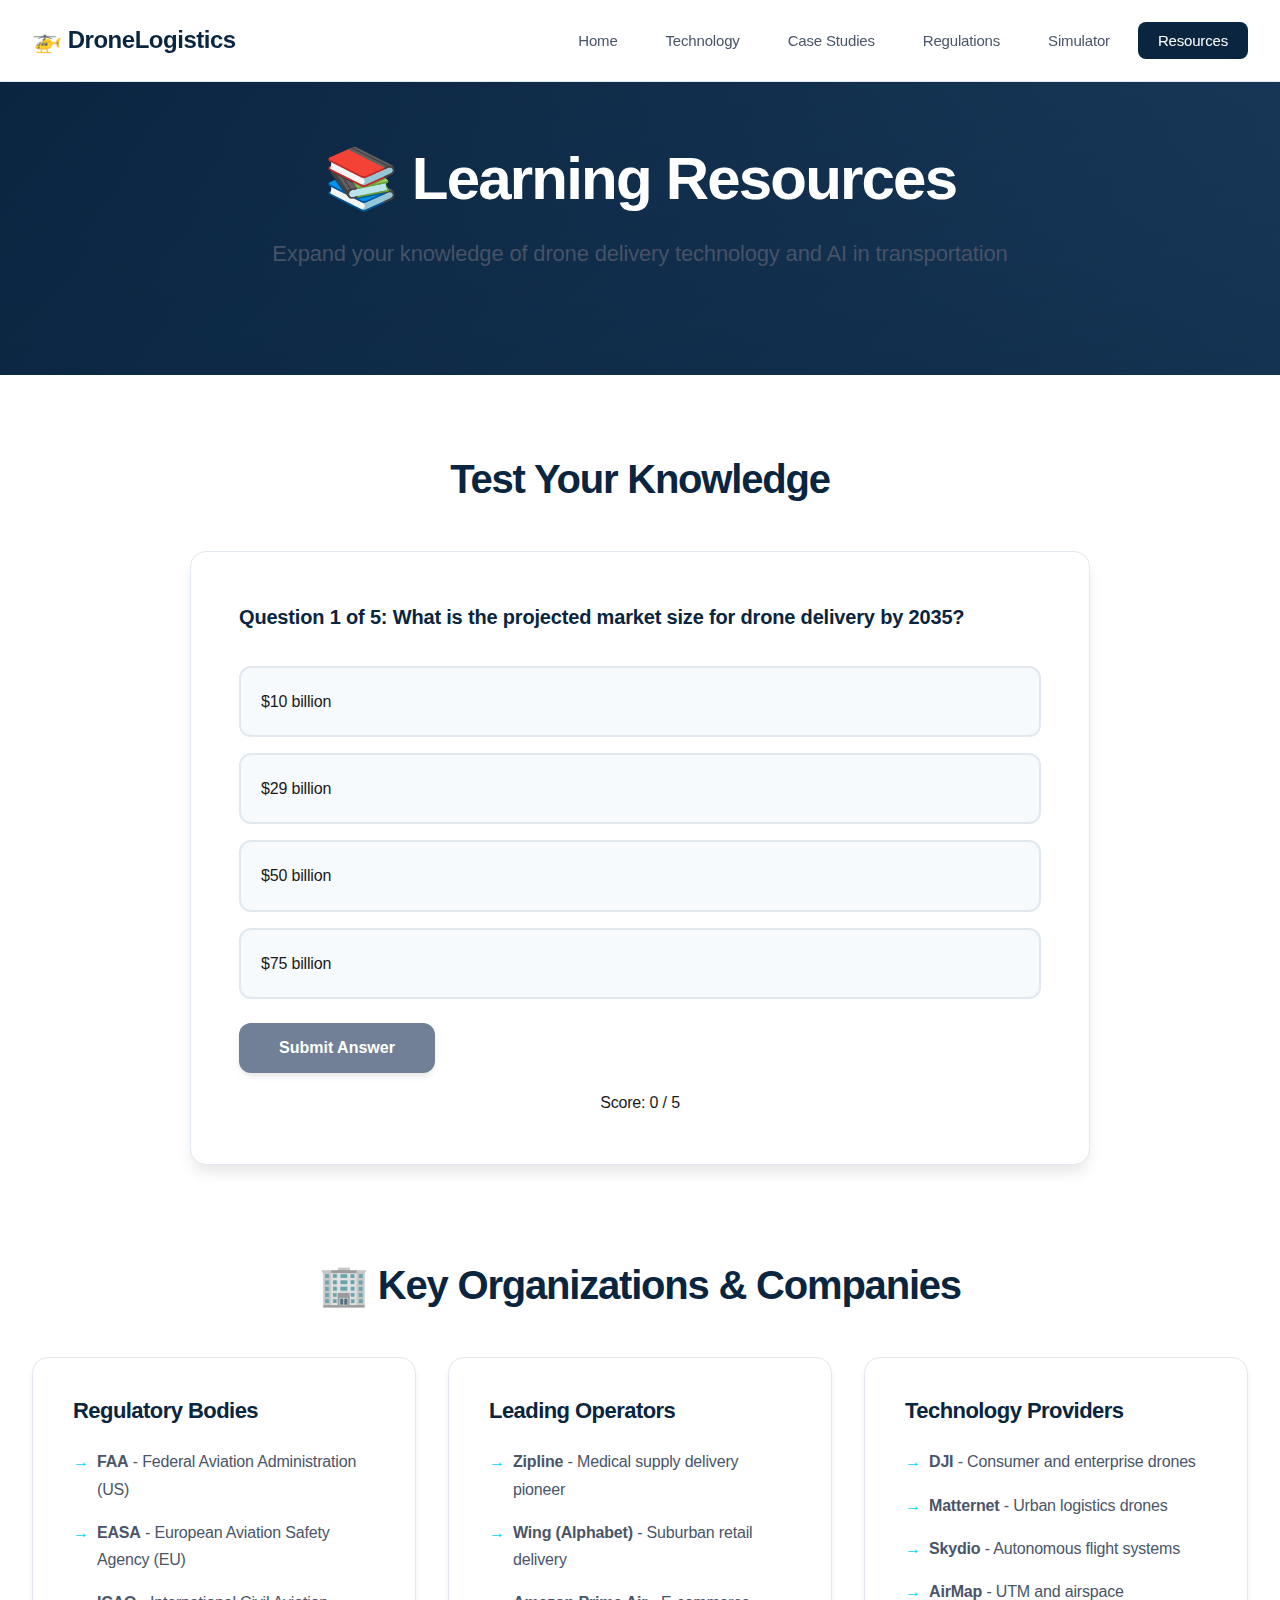
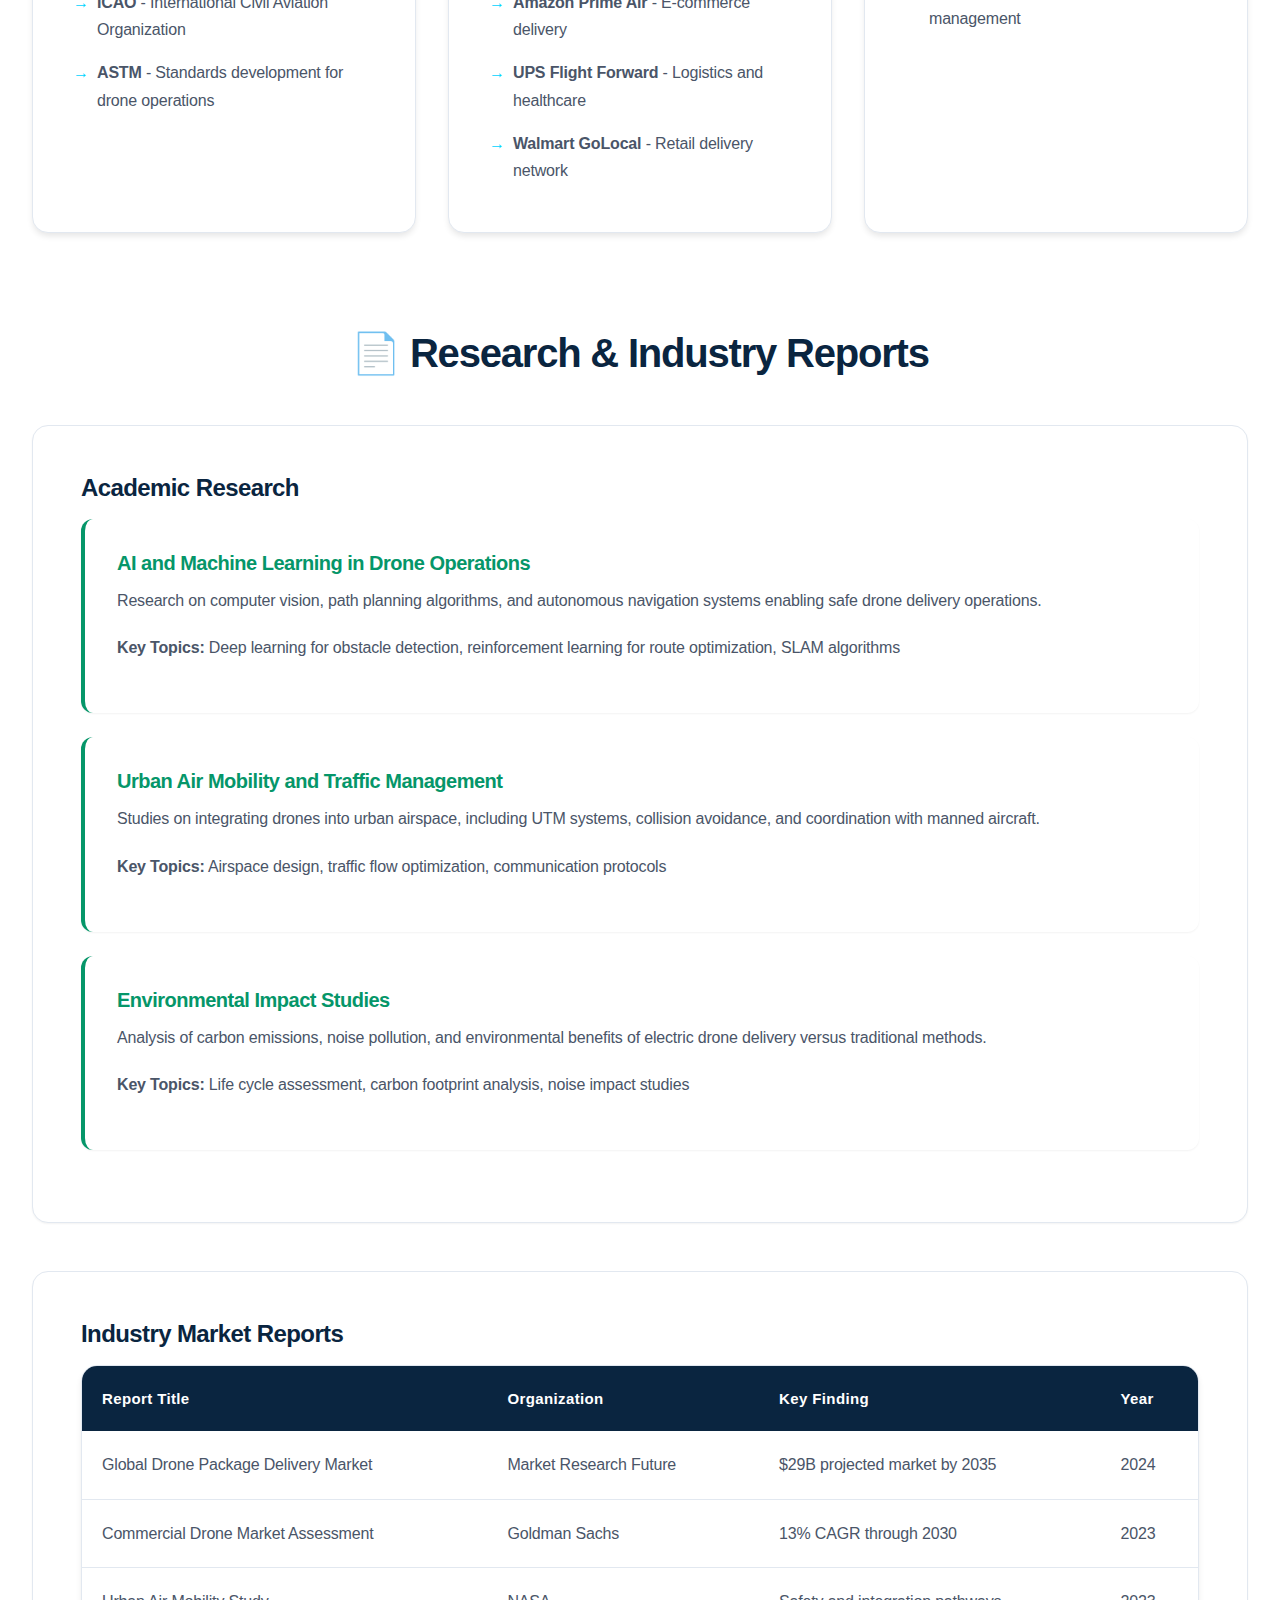
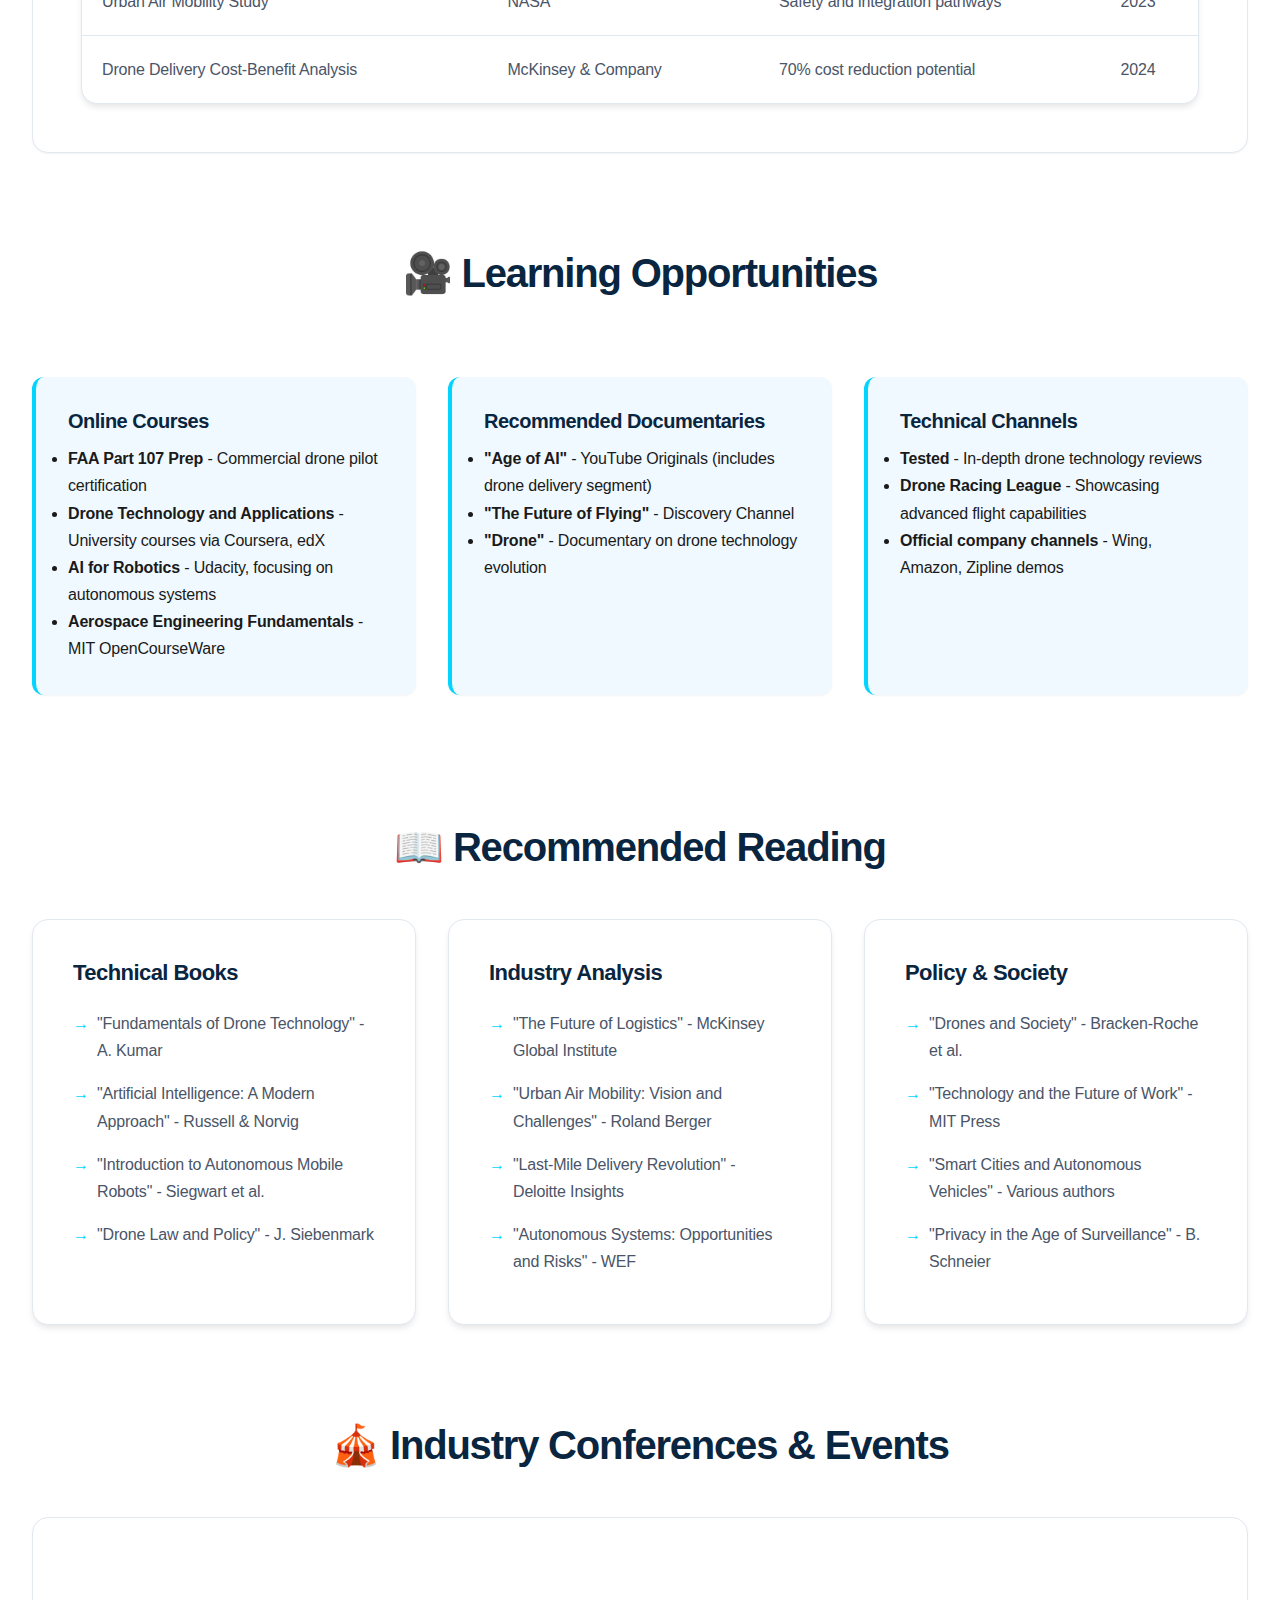
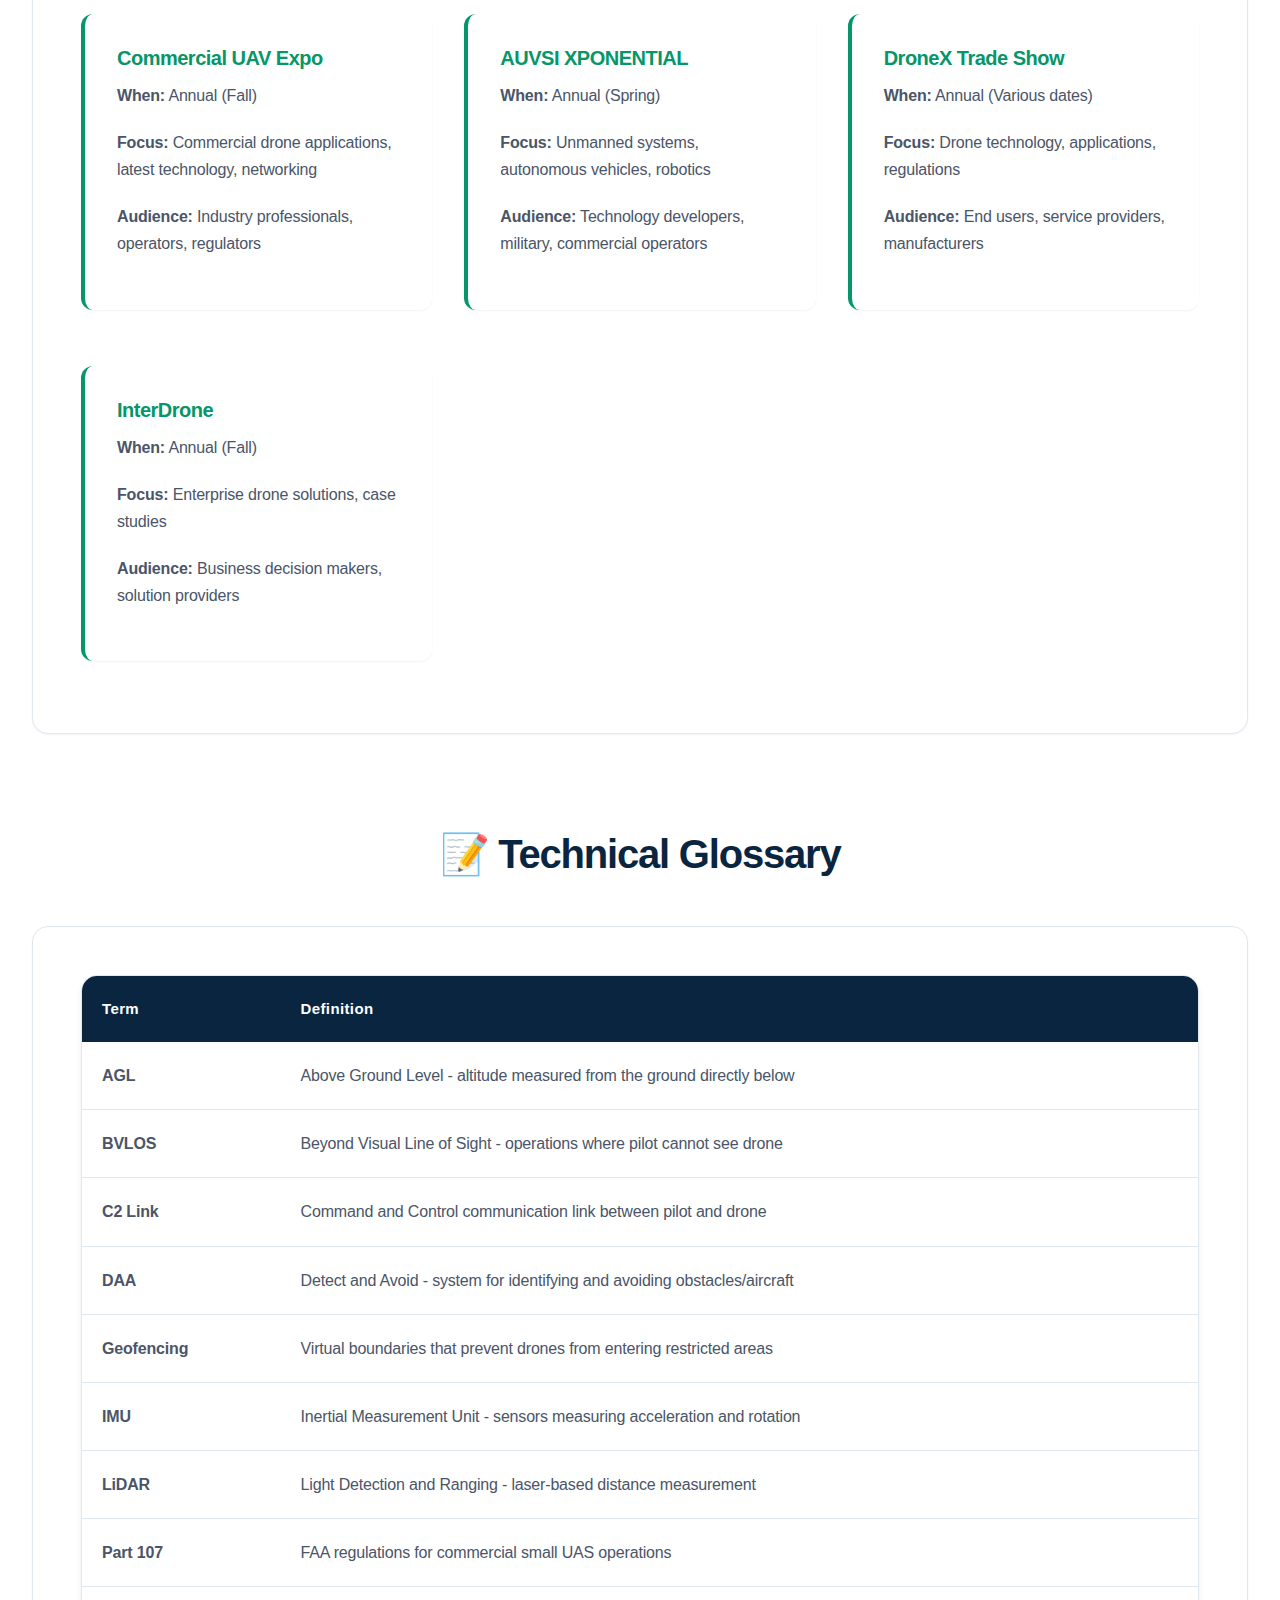
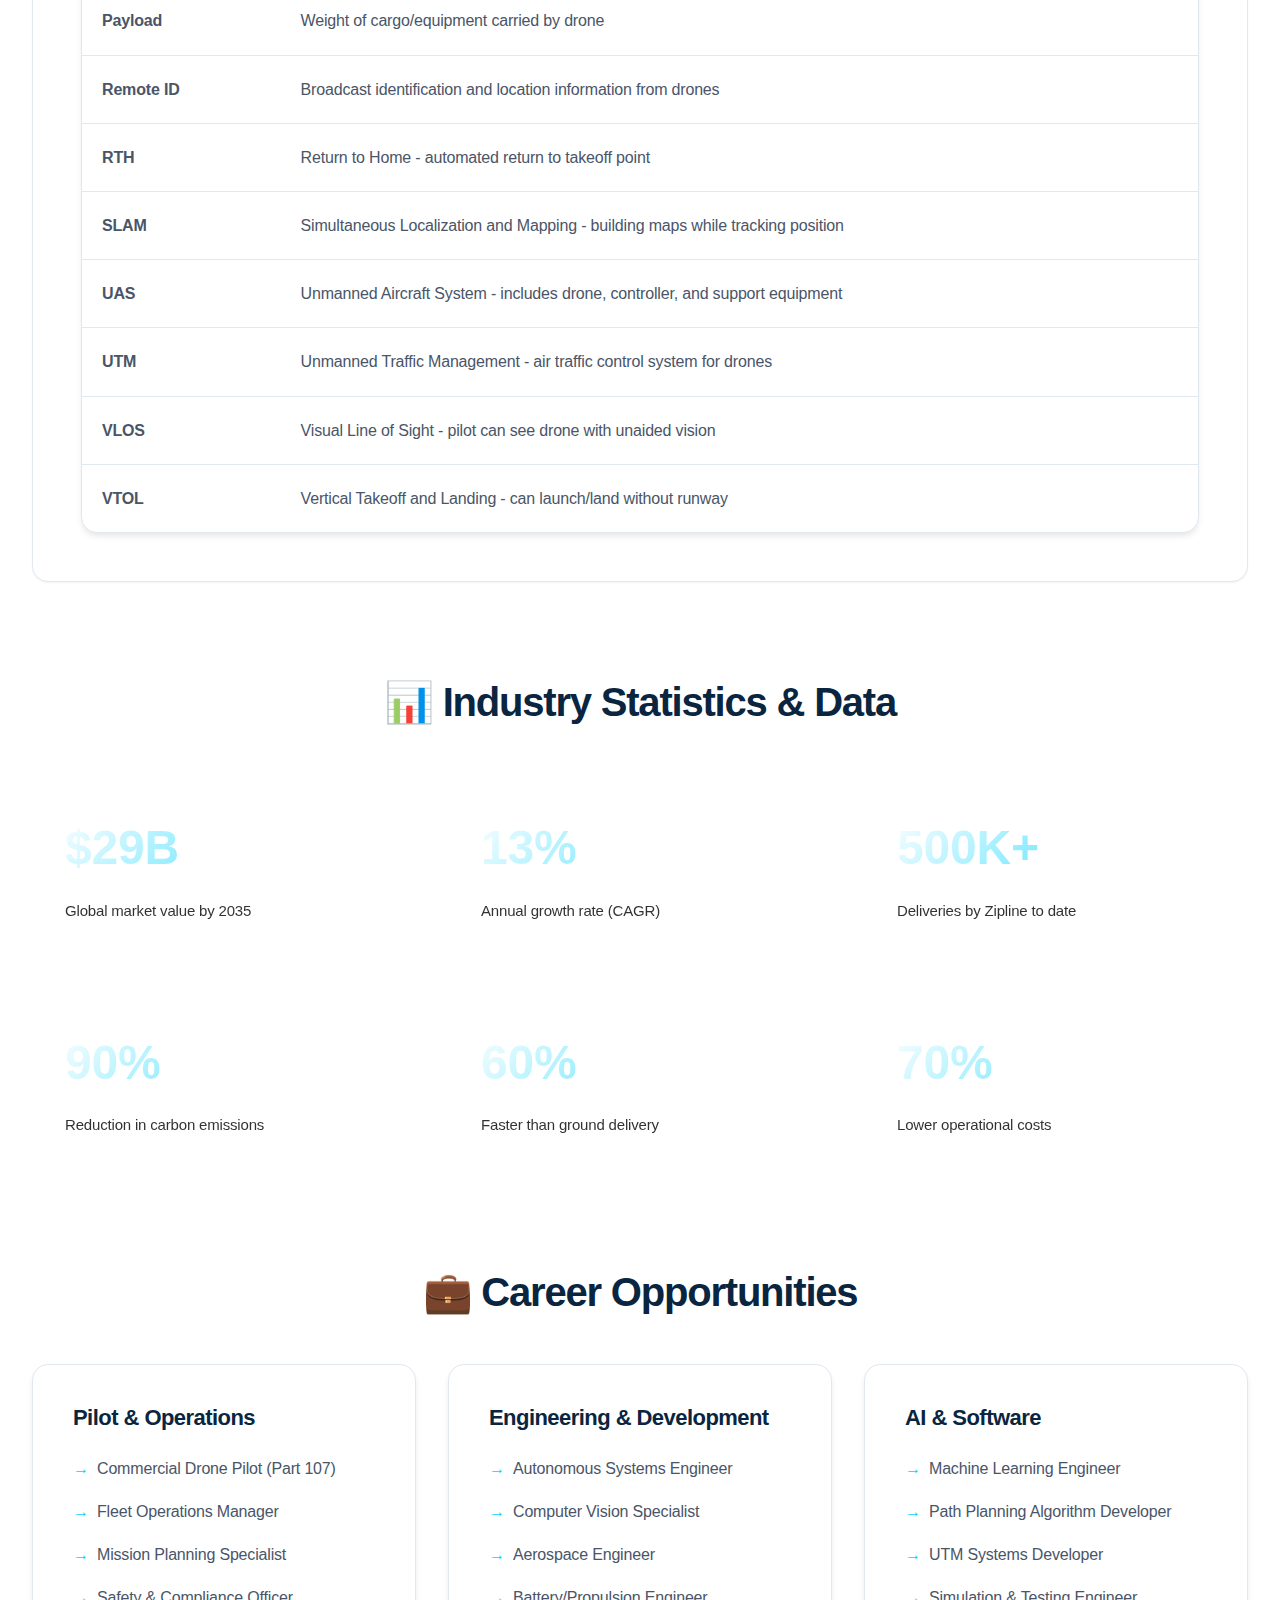
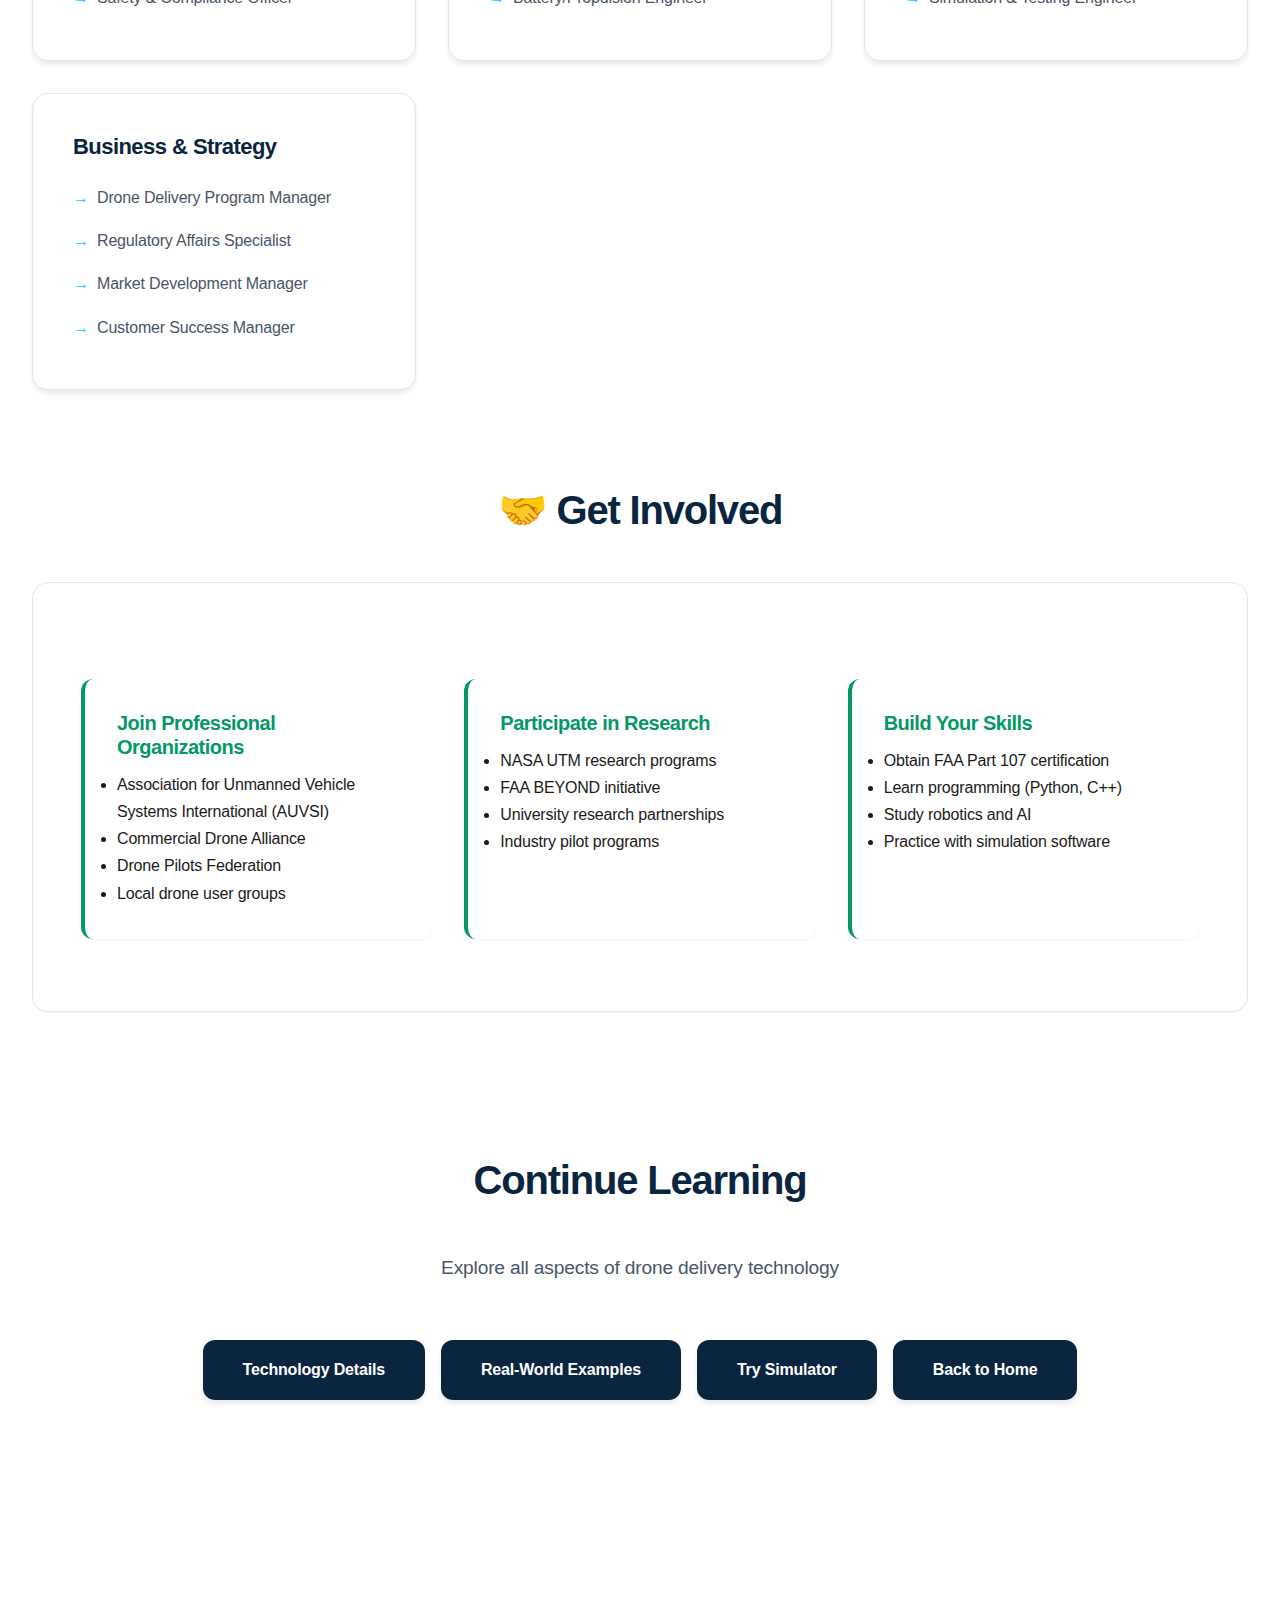
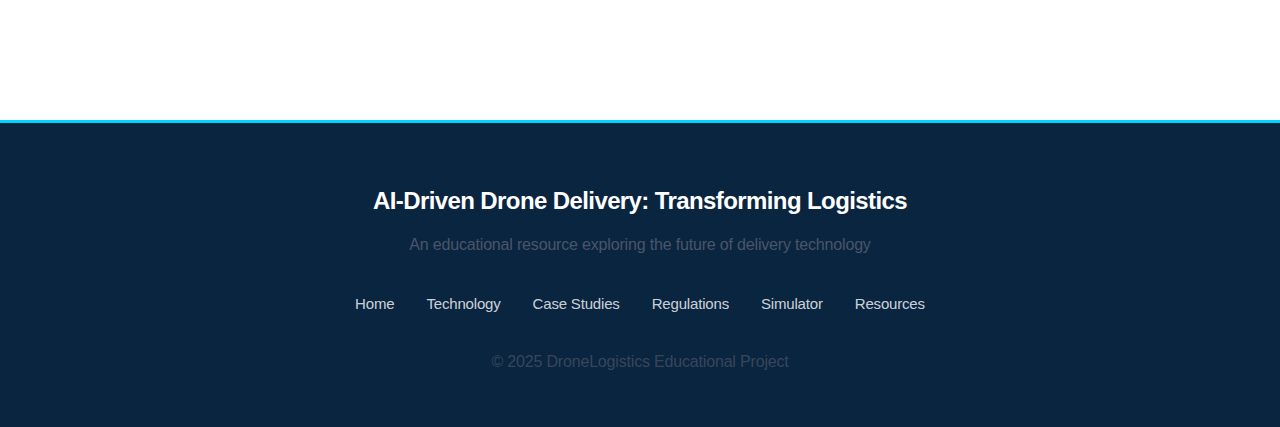
<file: resources.html>
<!DOCTYPE html>
<html lang="en">
<head>
    <meta charset="UTF-8">
    <meta name="viewport" content="width=device-width, initial-scale=1.0">
    <title>Resources - AI-Driven Drone Delivery</title>
    <link rel="stylesheet" href="styles.css">
</head>
<body>
    <!-- Progress Bar -->
    <div class="progress-bar" id="progressBar"></div>

    <!-- Header -->
    <header>
        <nav>
            <a href="index.html" class="logo">🚁 DroneLogistics</a>
            <button class="menu-toggle">☰</button>
            <ul class="nav-links">
                <li><a href="index.html">Home</a></li>
                <li><a href="technology.html">Technology</a></li>
                <li><a href="case-studies.html">Case Studies</a></li>
                <li><a href="regulations.html">Regulations</a></li>
                <li><a href="game.html">Simulator</a></li>
                <li><a href="resources.html">Resources</a></li>
            </ul>
        </nav>
    </header>

    <!-- Hero Section -->
    <div class="hero hero-small">
        <h1>📚 Learning Resources</h1>
        <p>Expand your knowledge of drone delivery technology and AI in transportation</p>
    </div>

    <!-- Main Content -->
    <div class="container">
        <!-- Interactive Quiz -->
        <section>
            <h2>Test Your Knowledge</h2>
            <div class="quiz-container" id="quizContainer">
                <div class="quiz-question" id="quizQuestion"></div>
                <div class="quiz-options" id="quizOptions"></div>
                <button class="quiz-button" id="quizSubmit" onclick="checkAnswer()">Submit Answer</button>
                <button class="quiz-button" id="quizNext" onclick="nextQuestion()" style="display: none;">Next Question</button>
                <div class="quiz-feedback" id="quizFeedback" style="display: none;"></div>
                <div style="margin-top: 1rem; text-align: center;">
                    <span id="quizScore"></span>
                </div>
            </div>
        </section>

        <!-- Key Organizations -->
        <section>
            <h2>🏢 Key Organizations & Companies</h2>
            <div class="card-grid">
                <div class="card">
                    <h3>Regulatory Bodies</h3>
                    <ul>
                        <li><strong>FAA</strong> - Federal Aviation Administration (US)</li>
                        <li><strong>EASA</strong> - European Aviation Safety Agency (EU)</li>
                        <li><strong>ICAO</strong> - International Civil Aviation Organization</li>
                        <li><strong>ASTM</strong> - Standards development for drone operations</li>
                    </ul>
                </div>
                <div class="card">
                    <h3>Leading Operators</h3>
                    <ul>
                        <li><strong>Zipline</strong> - Medical supply delivery pioneer</li>
                        <li><strong>Wing (Alphabet)</strong> - Suburban retail delivery</li>
                        <li><strong>Amazon Prime Air</strong> - E-commerce delivery</li>
                        <li><strong>UPS Flight Forward</strong> - Logistics and healthcare</li>
                        <li><strong>Walmart GoLocal</strong> - Retail delivery network</li>
                    </ul>
                </div>
                <div class="card">
                    <h3>Technology Providers</h3>
                    <ul>
                        <li><strong>DJI</strong> - Consumer and enterprise drones</li>
                        <li><strong>Matternet</strong> - Urban logistics drones</li>
                        <li><strong>Skydio</strong> - Autonomous flight systems</li>
                        <li><strong>AirMap</strong> - UTM and airspace management</li>
                    </ul>
                </div>
            </div>
        </section>

        <!-- Research Papers & Reports -->
        <section>
            <h2>📄 Research & Industry Reports</h2>
            <div class="content-section">
                <h3>Academic Research</h3>
                <div class="benefit-item">
                    <h4>AI and Machine Learning in Drone Operations</h4>
                    <p>Research on computer vision, path planning algorithms, and autonomous navigation systems enabling safe drone delivery operations.</p>
                    <p><strong>Key Topics:</strong> Deep learning for obstacle detection, reinforcement learning for route optimization, SLAM algorithms</p>
                </div>
                <div class="benefit-item">
                    <h4>Urban Air Mobility and Traffic Management</h4>
                    <p>Studies on integrating drones into urban airspace, including UTM systems, collision avoidance, and coordination with manned aircraft.</p>
                    <p><strong>Key Topics:</strong> Airspace design, traffic flow optimization, communication protocols</p>
                </div>
                <div class="benefit-item">
                    <h4>Environmental Impact Studies</h4>
                    <p>Analysis of carbon emissions, noise pollution, and environmental benefits of electric drone delivery versus traditional methods.</p>
                    <p><strong>Key Topics:</strong> Life cycle assessment, carbon footprint analysis, noise impact studies</p>
                </div>
            </div>

            <div class="content-section">
                <h3>Industry Market Reports</h3>
                <div class="comparison-table">
                    <table>
                        <thead>
                            <tr>
                                <th>Report Title</th>
                                <th>Organization</th>
                                <th>Key Finding</th>
                                <th>Year</th>
                            </tr>
                        </thead>
                        <tbody>
                            <tr>
                                <td>Global Drone Package Delivery Market</td>
                                <td>Market Research Future</td>
                                <td>$29B projected market by 2035</td>
                                <td>2024</td>
                            </tr>
                            <tr>
                                <td>Commercial Drone Market Assessment</td>
                                <td>Goldman Sachs</td>
                                <td>13% CAGR through 2030</td>
                                <td>2023</td>
                            </tr>
                            <tr>
                                <td>Urban Air Mobility Study</td>
                                <td>NASA</td>
                                <td>Safety and integration pathways</td>
                                <td>2023</td>
                            </tr>
                            <tr>
                                <td>Drone Delivery Cost-Benefit Analysis</td>
                                <td>McKinsey & Company</td>
                                <td>70% cost reduction potential</td>
                                <td>2024</td>
                            </tr>
                        </tbody>
                    </table>
                </div>
            </div>
        </section>

        <!-- Educational Videos & Courses -->
        <section>
            <h2>🎥 Learning Opportunities</h2>
            <div class="card-grid">
                <div class="info-box">
                    <h4>Online Courses</h4>
                    <ul>
                        <li><strong>FAA Part 107 Prep</strong> - Commercial drone pilot certification</li>
                        <li><strong>Drone Technology and Applications</strong> - University courses via Coursera, edX</li>
                        <li><strong>AI for Robotics</strong> - Udacity, focusing on autonomous systems</li>
                        <li><strong>Aerospace Engineering Fundamentals</strong> - MIT OpenCourseWare</li>
                    </ul>
                </div>
                <div class="info-box">
                    <h4>Recommended Documentaries</h4>
                    <ul>
                        <li><strong>"Age of AI"</strong> - YouTube Originals (includes drone delivery segment)</li>
                        <li><strong>"The Future of Flying"</strong> - Discovery Channel</li>
                        <li><strong>"Drone"</strong> - Documentary on drone technology evolution</li>
                    </ul>
                </div>
                <div class="info-box">
                    <h4>Technical Channels</h4>
                    <ul>
                        <li><strong>Tested</strong> - In-depth drone technology reviews</li>
                        <li><strong>Drone Racing League</strong> - Showcasing advanced flight capabilities</li>
                        <li><strong>Official company channels</strong> - Wing, Amazon, Zipline demos</li>
                    </ul>
                </div>
            </div>
        </section>

        <!-- Books & Publications -->
        <section>
            <h2>📖 Recommended Reading</h2>
            <div class="card-grid">
                <div class="card">
                    <h3>Technical Books</h3>
                    <ul>
                        <li>"Fundamentals of Drone Technology" - A. Kumar</li>
                        <li>"Artificial Intelligence: A Modern Approach" - Russell & Norvig</li>
                        <li>"Introduction to Autonomous Mobile Robots" - Siegwart et al.</li>
                        <li>"Drone Law and Policy" - J. Siebenmark</li>
                    </ul>
                </div>
                <div class="card">
                    <h3>Industry Analysis</h3>
                    <ul>
                        <li>"The Future of Logistics" - McKinsey Global Institute</li>
                        <li>"Urban Air Mobility: Vision and Challenges" - Roland Berger</li>
                        <li>"Last-Mile Delivery Revolution" - Deloitte Insights</li>
                        <li>"Autonomous Systems: Opportunities and Risks" - WEF</li>
                    </ul>
                </div>
                <div class="card">
                    <h3>Policy & Society</h3>
                    <ul>
                        <li>"Drones and Society" - Bracken-Roche et al.</li>
                        <li>"Technology and the Future of Work" - MIT Press</li>
                        <li>"Smart Cities and Autonomous Vehicles" - Various authors</li>
                        <li>"Privacy in the Age of Surveillance" - B. Schneier</li>
                    </ul>
                </div>
            </div>
        </section>

        <!-- Conferences & Events -->
        <section>
            <h2>🎪 Industry Conferences & Events</h2>
            <div class="content-section">
                <div class="card-grid">
                    <div class="benefit-item">
                        <h4>Commercial UAV Expo</h4>
                        <p><strong>When:</strong> Annual (Fall)</p>
                        <p><strong>Focus:</strong> Commercial drone applications, latest technology, networking</p>
                        <p><strong>Audience:</strong> Industry professionals, operators, regulators</p>
                    </div>
                    <div class="benefit-item">
                        <h4>AUVSI XPONENTIAL</h4>
                        <p><strong>When:</strong> Annual (Spring)</p>
                        <p><strong>Focus:</strong> Unmanned systems, autonomous vehicles, robotics</p>
                        <p><strong>Audience:</strong> Technology developers, military, commercial operators</p>
                    </div>
                    <div class="benefit-item">
                        <h4>DroneX Trade Show</h4>
                        <p><strong>When:</strong> Annual (Various dates)</p>
                        <p><strong>Focus:</strong> Drone technology, applications, regulations</p>
                        <p><strong>Audience:</strong> End users, service providers, manufacturers</p>
                    </div>
                    <div class="benefit-item">
                        <h4>InterDrone</h4>
                        <p><strong>When:</strong> Annual (Fall)</p>
                        <p><strong>Focus:</strong> Enterprise drone solutions, case studies</p>
                        <p><strong>Audience:</strong> Business decision makers, solution providers</p>
                    </div>
                </div>
            </div>
        </section>

        <!-- Glossary -->
        <section>
            <h2>📝 Technical Glossary</h2>
            <div class="content-section">
                <div class="comparison-table">
                    <table>
                        <thead>
                            <tr>
                                <th>Term</th>
                                <th>Definition</th>
                            </tr>
                        </thead>
                        <tbody>
                            <tr>
                                <td><strong>AGL</strong></td>
                                <td>Above Ground Level - altitude measured from the ground directly below</td>
                            </tr>
                            <tr>
                                <td><strong>BVLOS</strong></td>
                                <td>Beyond Visual Line of Sight - operations where pilot cannot see drone</td>
                            </tr>
                            <tr>
                                <td><strong>C2 Link</strong></td>
                                <td>Command and Control communication link between pilot and drone</td>
                            </tr>
                            <tr>
                                <td><strong>DAA</strong></td>
                                <td>Detect and Avoid - system for identifying and avoiding obstacles/aircraft</td>
                            </tr>
                            <tr>
                                <td><strong>Geofencing</strong></td>
                                <td>Virtual boundaries that prevent drones from entering restricted areas</td>
                            </tr>
                            <tr>
                                <td><strong>IMU</strong></td>
                                <td>Inertial Measurement Unit - sensors measuring acceleration and rotation</td>
                            </tr>
                            <tr>
                                <td><strong>LiDAR</strong></td>
                                <td>Light Detection and Ranging - laser-based distance measurement</td>
                            </tr>
                            <tr>
                                <td><strong>Part 107</strong></td>
                                <td>FAA regulations for commercial small UAS operations</td>
                            </tr>
                            <tr>
                                <td><strong>Payload</strong></td>
                                <td>Weight of cargo/equipment carried by drone</td>
                            </tr>
                            <tr>
                                <td><strong>Remote ID</strong></td>
                                <td>Broadcast identification and location information from drones</td>
                            </tr>
                            <tr>
                                <td><strong>RTH</strong></td>
                                <td>Return to Home - automated return to takeoff point</td>
                            </tr>
                            <tr>
                                <td><strong>SLAM</strong></td>
                                <td>Simultaneous Localization and Mapping - building maps while tracking position</td>
                            </tr>
                            <tr>
                                <td><strong>UAS</strong></td>
                                <td>Unmanned Aircraft System - includes drone, controller, and support equipment</td>
                            </tr>
                            <tr>
                                <td><strong>UTM</strong></td>
                                <td>Unmanned Traffic Management - air traffic control system for drones</td>
                            </tr>
                            <tr>
                                <td><strong>VLOS</strong></td>
                                <td>Visual Line of Sight - pilot can see drone with unaided vision</td>
                            </tr>
                            <tr>
                                <td><strong>VTOL</strong></td>
                                <td>Vertical Takeoff and Landing - can launch/land without runway</td>
                            </tr>
                        </tbody>
                    </table>
                </div>
            </div>
        </section>

        <!-- Data & Statistics -->
        <section>
            <h2>📊 Industry Statistics & Data</h2>
            <div class="card-grid">
                <div class="stat-card">
                    <span class="stat-number">$29B</span>
                    <span class="stat-label">Global market value by 2035</span>
                </div>
                <div class="stat-card">
                    <span class="stat-number">13%</span>
                    <span class="stat-label">Annual growth rate (CAGR)</span>
                </div>
                <div class="stat-card">
                    <span class="stat-number">500K+</span>
                    <span class="stat-label">Deliveries by Zipline to date</span>
                </div>
                <div class="stat-card">
                    <span class="stat-number">90%</span>
                    <span class="stat-label">Reduction in carbon emissions</span>
                </div>
                <div class="stat-card">
                    <span class="stat-number">60%</span>
                    <span class="stat-label">Faster than ground delivery</span>
                </div>
                <div class="stat-card">
                    <span class="stat-number">70%</span>
                    <span class="stat-label">Lower operational costs</span>
                </div>
            </div>
        </section>

        <!-- Career Opportunities -->
        <section>
            <h2>💼 Career Opportunities</h2>
            <div class="card-grid">
                <div class="card">
                    <h3>Pilot & Operations</h3>
                    <ul>
                        <li>Commercial Drone Pilot (Part 107)</li>
                        <li>Fleet Operations Manager</li>
                        <li>Mission Planning Specialist</li>
                        <li>Safety & Compliance Officer</li>
                    </ul>
                </div>
                <div class="card">
                    <h3>Engineering & Development</h3>
                    <ul>
                        <li>Autonomous Systems Engineer</li>
                        <li>Computer Vision Specialist</li>
                        <li>Aerospace Engineer</li>
                        <li>Battery/Propulsion Engineer</li>
                    </ul>
                </div>
                <div class="card">
                    <h3>AI & Software</h3>
                    <ul>
                        <li>Machine Learning Engineer</li>
                        <li>Path Planning Algorithm Developer</li>
                        <li>UTM Systems Developer</li>
                        <li>Simulation & Testing Engineer</li>
                    </ul>
                </div>
                <div class="card">
                    <h3>Business & Strategy</h3>
                    <ul>
                        <li>Drone Delivery Program Manager</li>
                        <li>Regulatory Affairs Specialist</li>
                        <li>Market Development Manager</li>
                        <li>Customer Success Manager</li>
                    </ul>
                </div>
            </div>
        </section>

        <!-- Get Involved -->
        <section>
            <h2>🤝 Get Involved</h2>
            <div class="content-section">
                <div class="card-grid">
                    <div class="benefit-item">
                        <h4>Join Professional Organizations</h4>
                        <ul>
                            <li>Association for Unmanned Vehicle Systems International (AUVSI)</li>
                            <li>Commercial Drone Alliance</li>
                            <li>Drone Pilots Federation</li>
                            <li>Local drone user groups</li>
                        </ul>
                    </div>
                    <div class="benefit-item">
                        <h4>Participate in Research</h4>
                        <ul>
                            <li>NASA UTM research programs</li>
                            <li>FAA BEYOND initiative</li>
                            <li>University research partnerships</li>
                            <li>Industry pilot programs</li>
                        </ul>
                    </div>
                    <div class="benefit-item">
                        <h4>Build Your Skills</h4>
                        <ul>
                            <li>Obtain FAA Part 107 certification</li>
                            <li>Learn programming (Python, C++)</li>
                            <li>Study robotics and AI</li>
                            <li>Practice with simulation software</li>
                        </ul>
                    </div>
                </div>
            </div>
        </section>

        <!-- Call to Action -->
        <section style="text-align: center; padding: 3rem 0;">
            <h2>Continue Learning</h2>
            <p style="font-size: 1.2rem; margin-bottom: 2rem;">Explore all aspects of drone delivery technology</p>
            <div style="display: flex; gap: 1rem; justify-content: center; flex-wrap: wrap;">
                <a href="technology.html" class="btn btn-primary">Technology Details</a>
                <a href="case-studies.html" class="btn btn-primary">Real-World Examples</a>
                <a href="game.html" class="btn btn-primary">Try Simulator</a>
                <a href="index.html" class="btn btn-primary">Back to Home</a>
            </div>
        </section>
    </div>

    <!-- Footer -->
    <footer>
        <div class="footer-content">
            <h3>AI-Driven Drone Delivery: Transforming Logistics</h3>
            <p>An educational resource exploring the future of delivery technology</p>
            <div class="footer-links">
                <a href="index.html">Home</a>
                <a href="technology.html">Technology</a>
                <a href="case-studies.html">Case Studies</a>
                <a href="regulations.html">Regulations</a>
                <a href="game.html">Simulator</a>
                <a href="resources.html">Resources</a>
            </div>
            <p style="margin-top: 2rem; opacity: 0.7;">© 2025 DroneLogistics Educational Project</p>
        </div>
    </footer>

    <script src="script.js"></script>
</body>
</html>
</file>
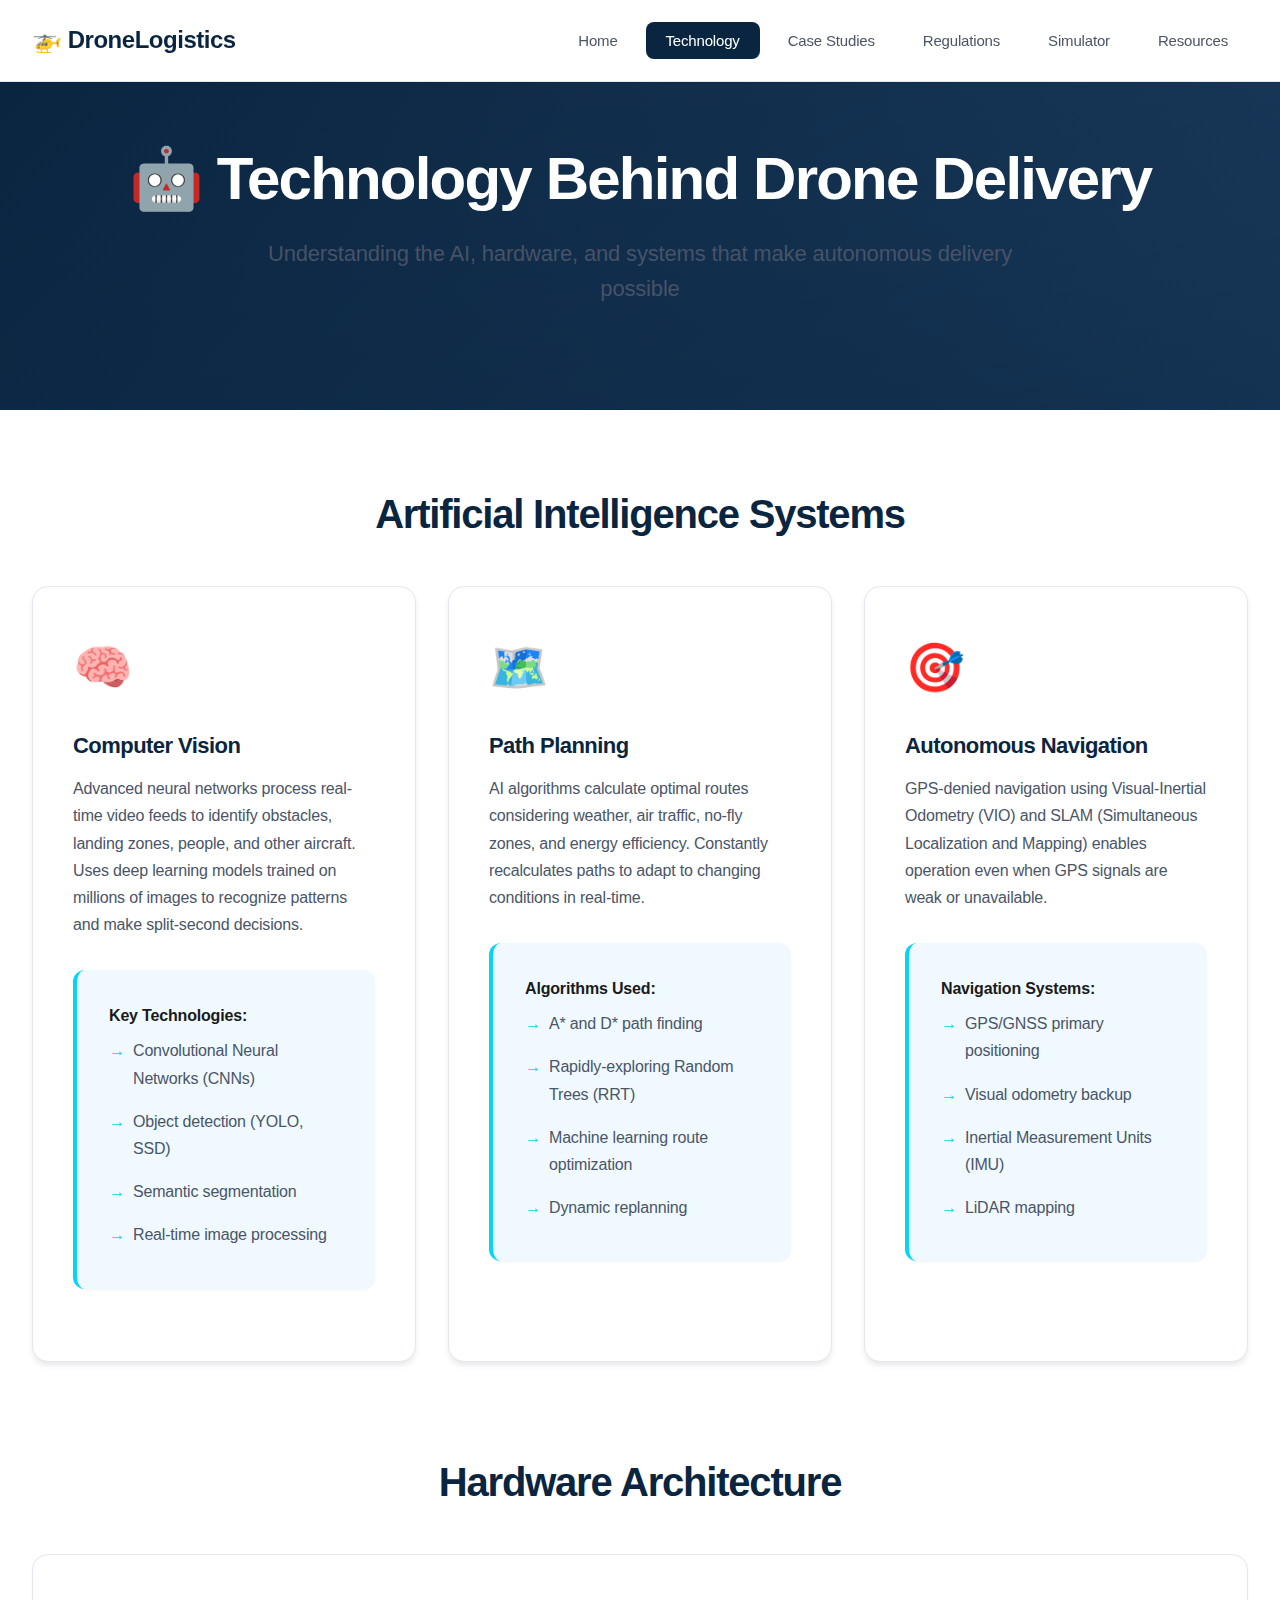
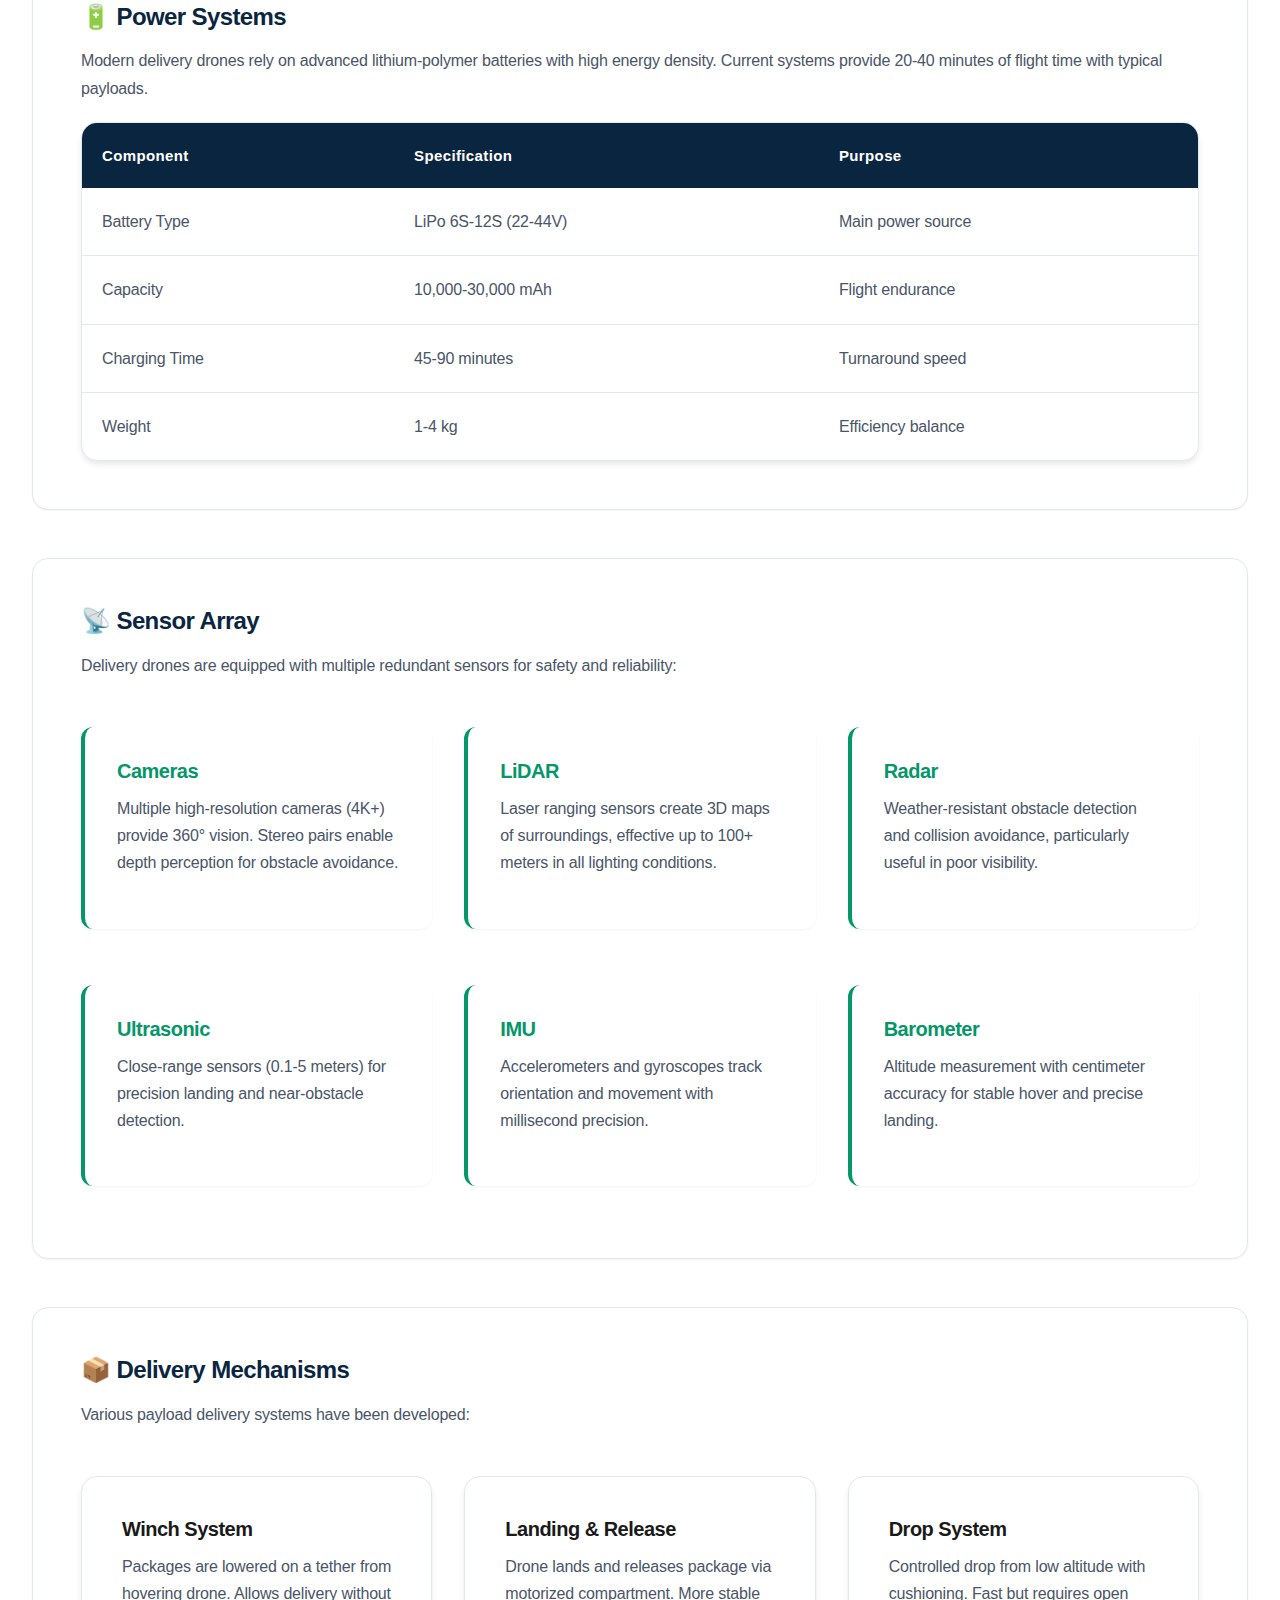
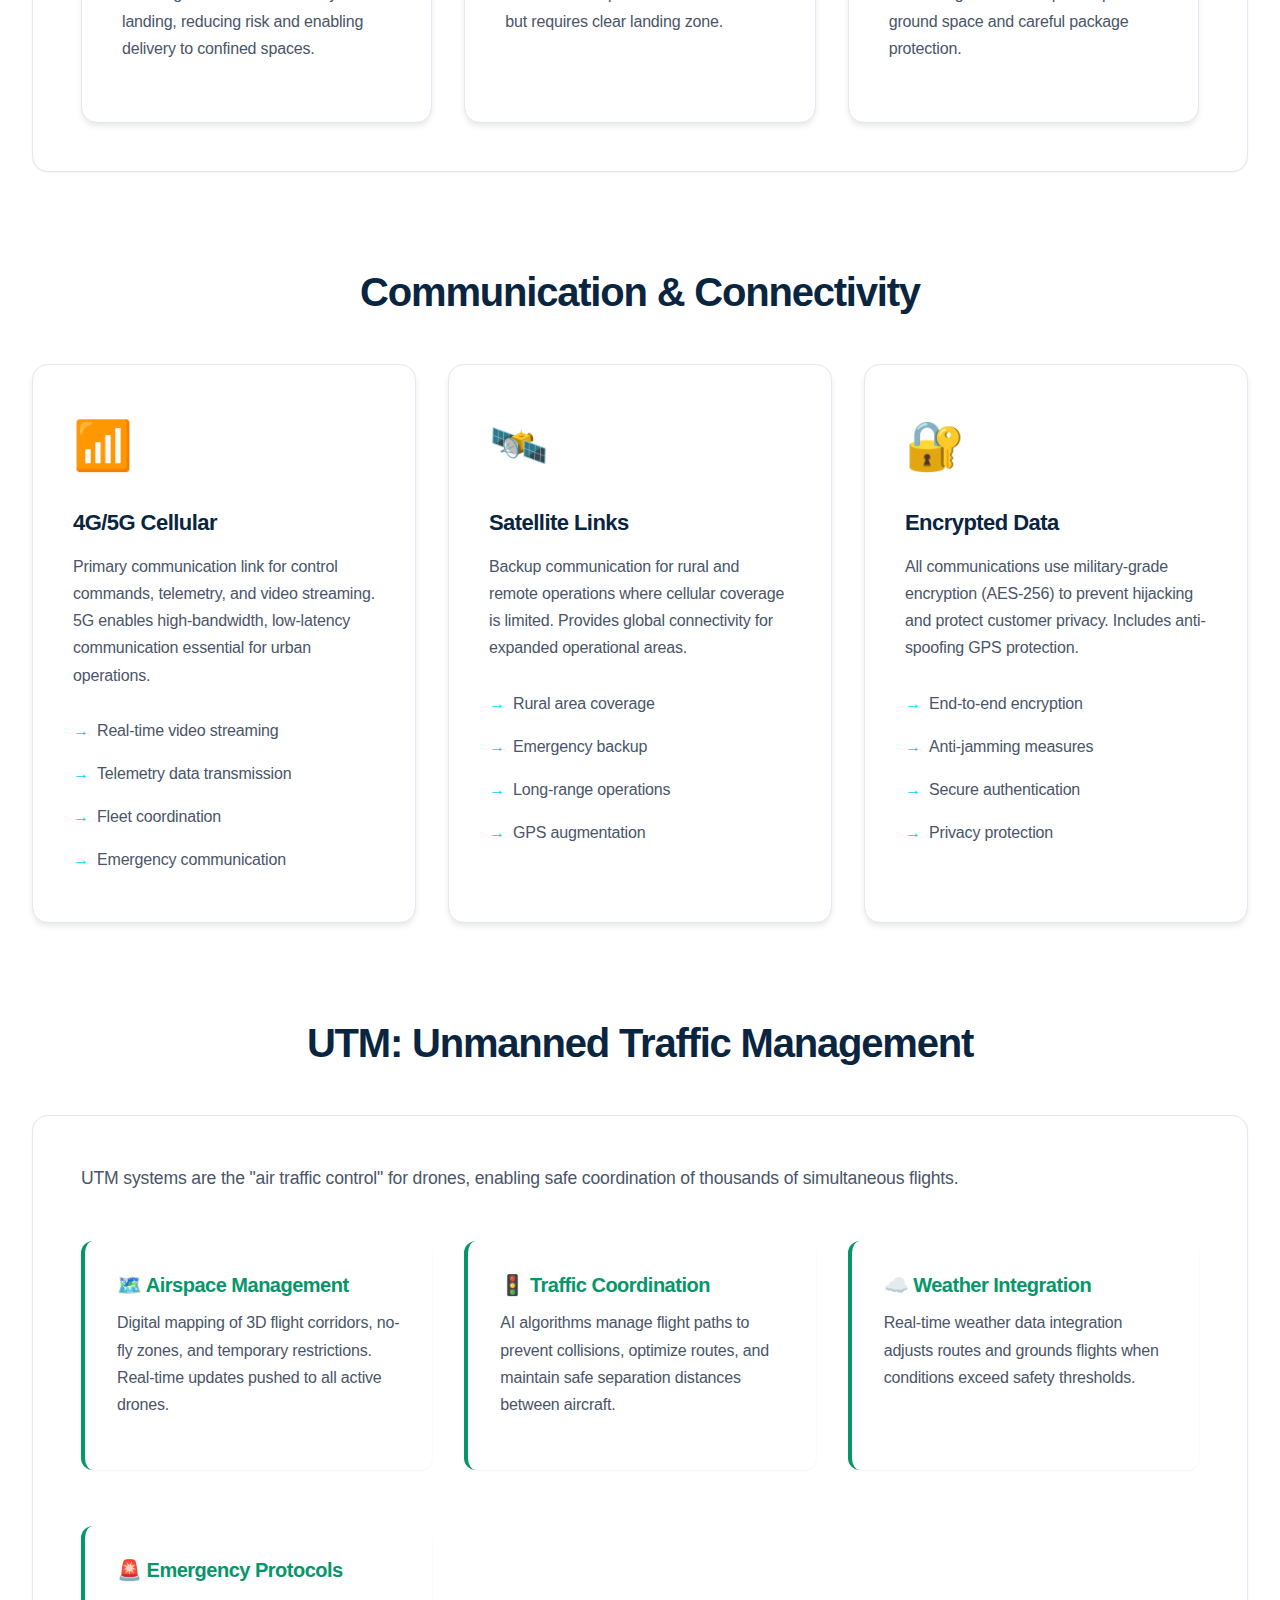
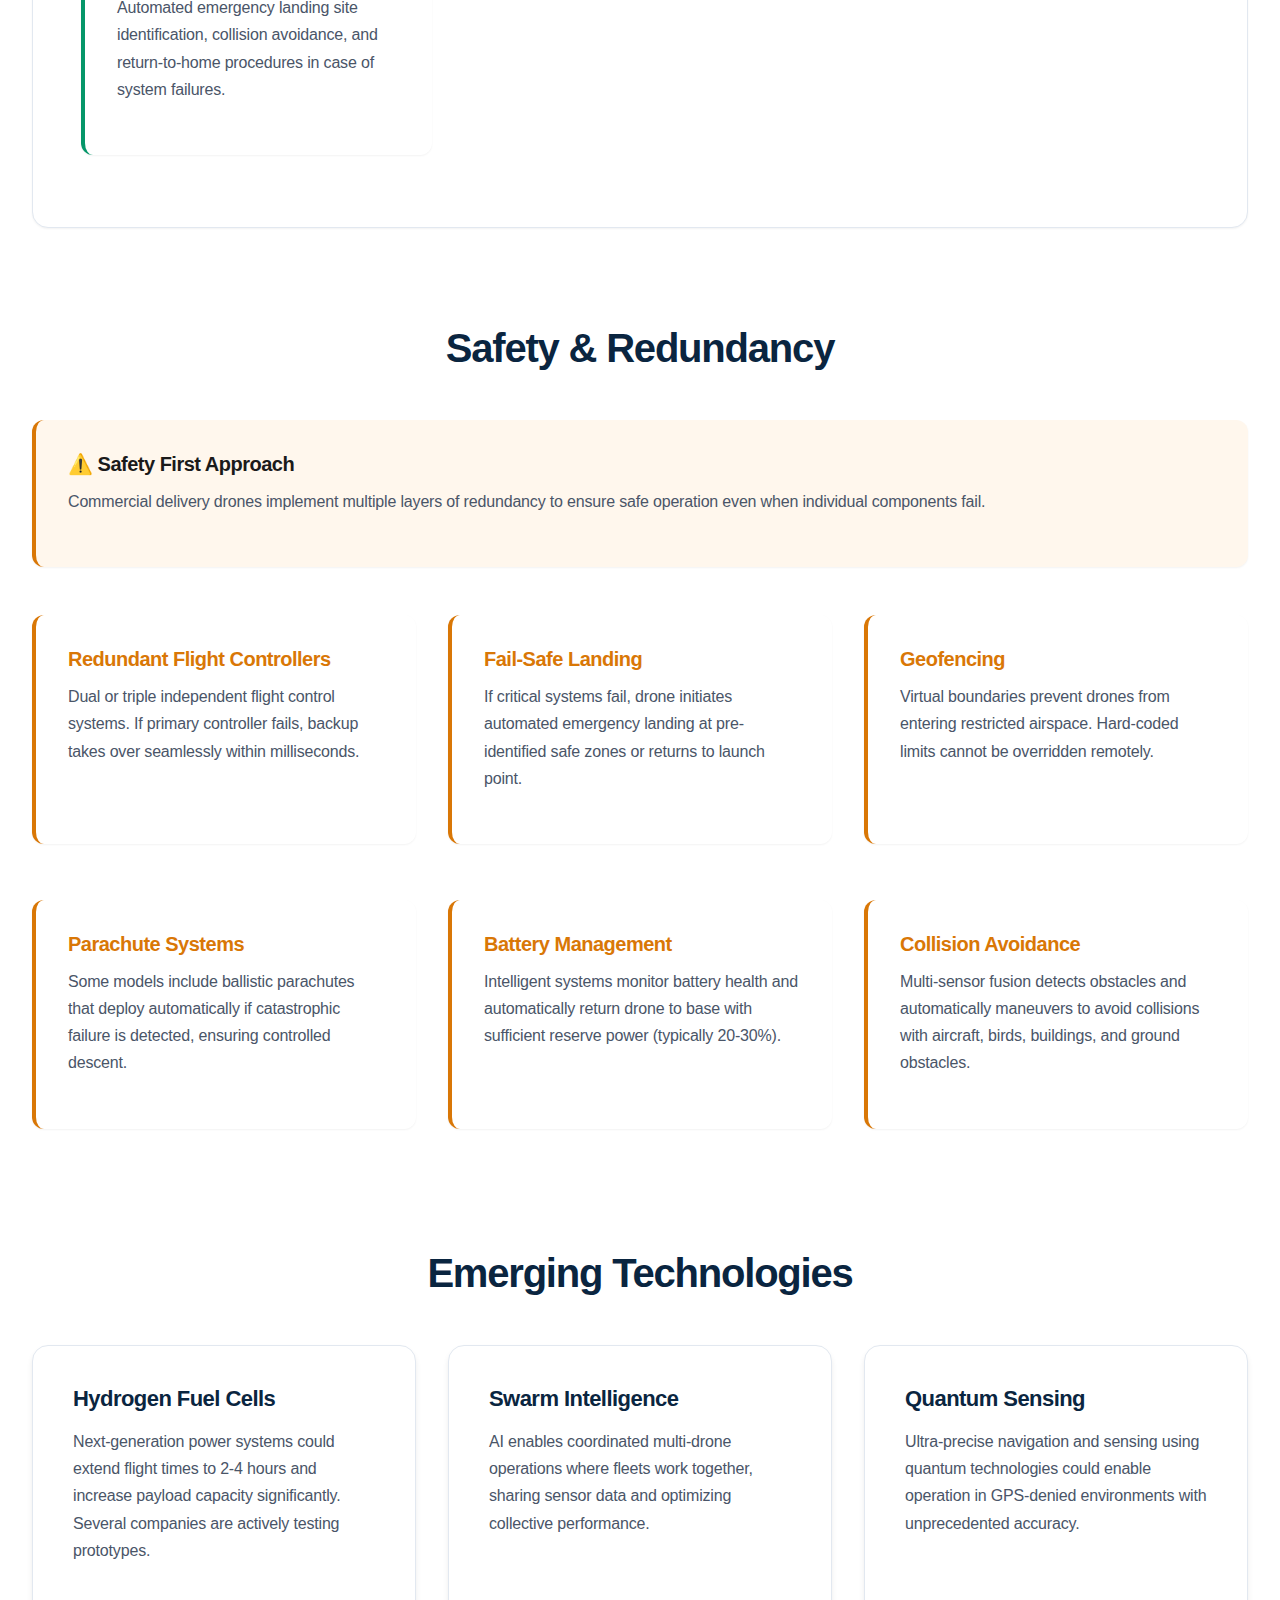
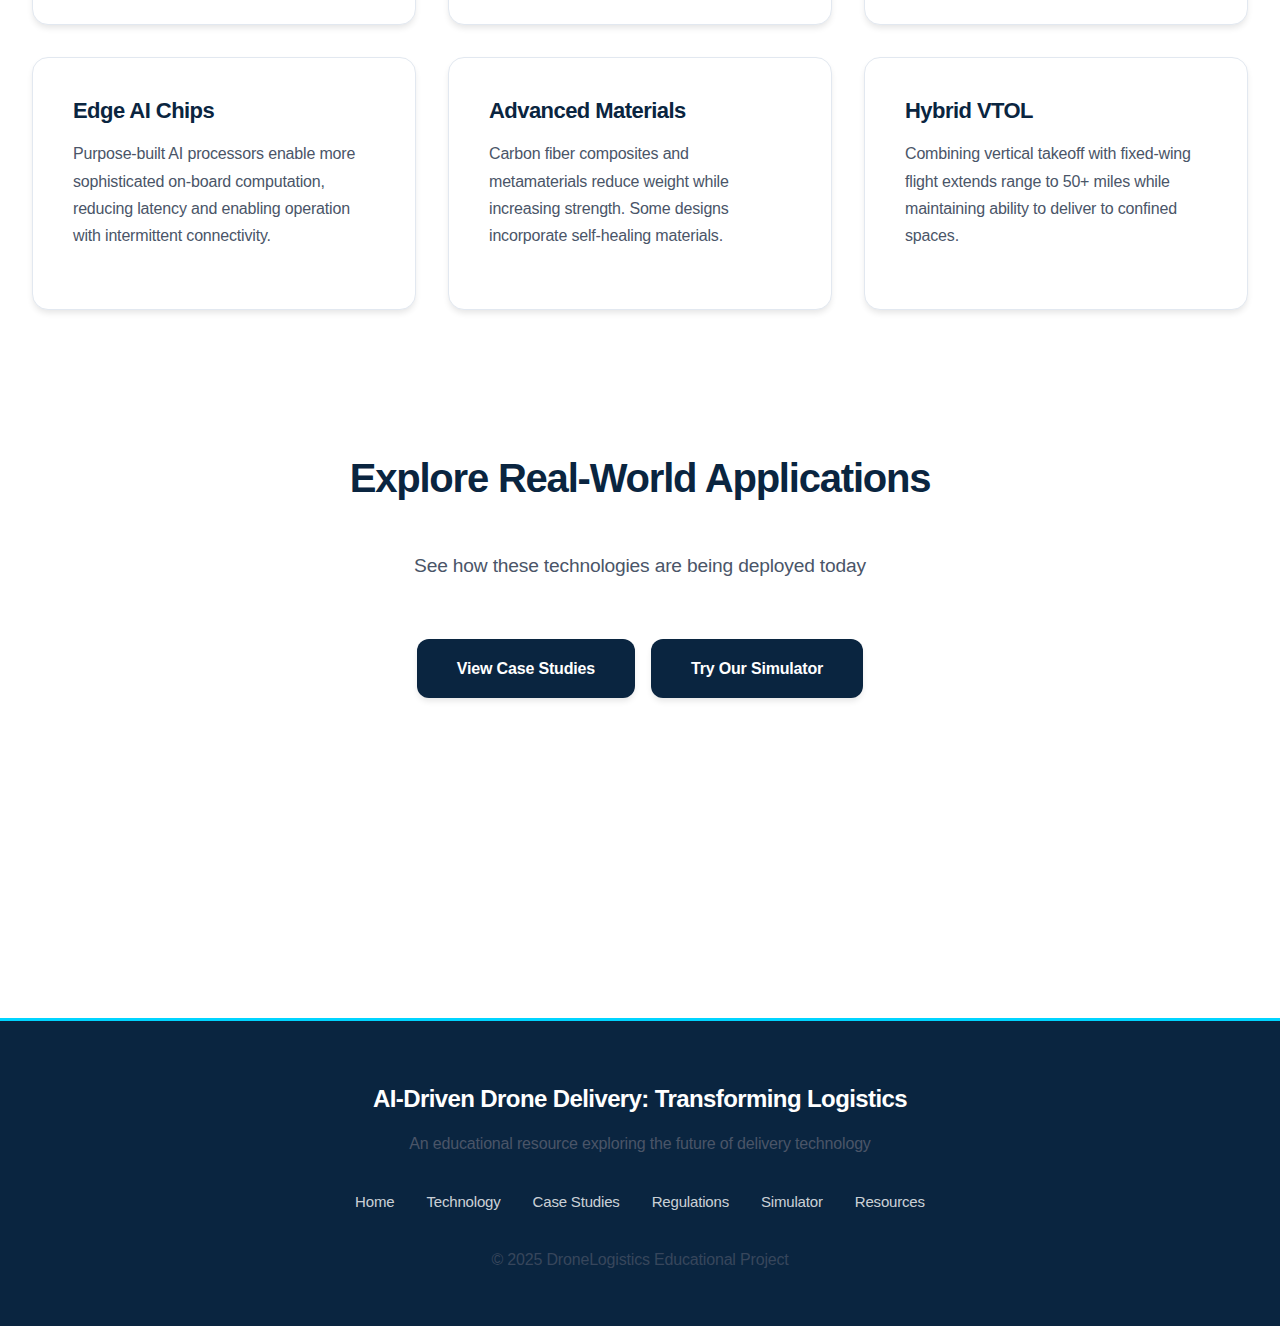
<file: technology.html>
<!DOCTYPE html>
<html lang="en">
<head>
    <meta charset="UTF-8">
    <meta name="viewport" content="width=device-width, initial-scale=1.0">
    <title>Technology - AI-Driven Drone Delivery</title>
    <link rel="stylesheet" href="styles.css">
</head>
<body>
    <!-- Progress Bar -->
    <div class="progress-bar" id="progressBar"></div>

    <!-- Header -->
    <header>
        <nav>
            <a href="index.html" class="logo">🚁 DroneLogistics</a>
            <button class="menu-toggle">☰</button>
            <ul class="nav-links">
                <li><a href="index.html">Home</a></li>
                <li><a href="technology.html">Technology</a></li>
                <li><a href="case-studies.html">Case Studies</a></li>
                <li><a href="regulations.html">Regulations</a></li>
                <li><a href="game.html">Simulator</a></li>
                <li><a href="resources.html">Resources</a></li>
            </ul>
        </nav>
    </header>

    <!-- Hero Section -->
    <div class="hero hero-small">
        <h1>🤖 Technology Behind Drone Delivery</h1>
        <p>Understanding the AI, hardware, and systems that make autonomous delivery possible</p>
    </div>

    <!-- Main Content -->
    <div class="container">
        <!-- AI Systems -->
        <section>
            <h2>Artificial Intelligence Systems</h2>
            <div class="card-grid">
                <div class="card">
                    <div class="card-icon">🧠</div>
                    <h3>Computer Vision</h3>
                    <p>Advanced neural networks process real-time video feeds to identify obstacles, landing zones, people, and other aircraft. Uses deep learning models trained on millions of images to recognize patterns and make split-second decisions.</p>
                    <div class="info-box">
                        <strong>Key Technologies:</strong>
                        <ul>
                            <li>Convolutional Neural Networks (CNNs)</li>
                            <li>Object detection (YOLO, SSD)</li>
                            <li>Semantic segmentation</li>
                            <li>Real-time image processing</li>
                        </ul>
                    </div>
                </div>
                <div class="card">
                    <div class="card-icon">🗺️</div>
                    <h3>Path Planning</h3>
                    <p>AI algorithms calculate optimal routes considering weather, air traffic, no-fly zones, and energy efficiency. Constantly recalculates paths to adapt to changing conditions in real-time.</p>
                    <div class="info-box">
                        <strong>Algorithms Used:</strong>
                        <ul>
                            <li>A* and D* path finding</li>
                            <li>Rapidly-exploring Random Trees (RRT)</li>
                            <li>Machine learning route optimization</li>
                            <li>Dynamic replanning</li>
                        </ul>
                    </div>
                </div>
                <div class="card">
                    <div class="card-icon">🎯</div>
                    <h3>Autonomous Navigation</h3>
                    <p>GPS-denied navigation using Visual-Inertial Odometry (VIO) and SLAM (Simultaneous Localization and Mapping) enables operation even when GPS signals are weak or unavailable.</p>
                    <div class="info-box">
                        <strong>Navigation Systems:</strong>
                        <ul>
                            <li>GPS/GNSS primary positioning</li>
                            <li>Visual odometry backup</li>
                            <li>Inertial Measurement Units (IMU)</li>
                            <li>LiDAR mapping</li>
                        </ul>
                    </div>
                </div>
            </div>
        </section>

        <!-- Hardware Components -->
        <section>
            <h2>Hardware Architecture</h2>

            <div class="content-section">
                <h3>🔋 Power Systems</h3>
                <p>Modern delivery drones rely on advanced lithium-polymer batteries with high energy density. Current systems provide 20-40 minutes of flight time with typical payloads.</p>

                <div class="comparison-table">
                    <table>
                        <thead>
                            <tr>
                                <th>Component</th>
                                <th>Specification</th>
                                <th>Purpose</th>
                            </tr>
                        </thead>
                        <tbody>
                            <tr>
                                <td>Battery Type</td>
                                <td>LiPo 6S-12S (22-44V)</td>
                                <td>Main power source</td>
                            </tr>
                            <tr>
                                <td>Capacity</td>
                                <td>10,000-30,000 mAh</td>
                                <td>Flight endurance</td>
                            </tr>
                            <tr>
                                <td>Charging Time</td>
                                <td>45-90 minutes</td>
                                <td>Turnaround speed</td>
                            </tr>
                            <tr>
                                <td>Weight</td>
                                <td>1-4 kg</td>
                                <td>Efficiency balance</td>
                            </tr>
                        </tbody>
                    </table>
                </div>
            </div>

            <div class="content-section">
                <h3>📡 Sensor Array</h3>
                <p>Delivery drones are equipped with multiple redundant sensors for safety and reliability:</p>

                <div class="card-grid">
                    <div class="benefit-item">
                        <h4>Cameras</h4>
                        <p>Multiple high-resolution cameras (4K+) provide 360° vision. Stereo pairs enable depth perception for obstacle avoidance.</p>
                    </div>
                    <div class="benefit-item">
                        <h4>LiDAR</h4>
                        <p>Laser ranging sensors create 3D maps of surroundings, effective up to 100+ meters in all lighting conditions.</p>
                    </div>
                    <div class="benefit-item">
                        <h4>Radar</h4>
                        <p>Weather-resistant obstacle detection and collision avoidance, particularly useful in poor visibility.</p>
                    </div>
                    <div class="benefit-item">
                        <h4>Ultrasonic</h4>
                        <p>Close-range sensors (0.1-5 meters) for precision landing and near-obstacle detection.</p>
                    </div>
                    <div class="benefit-item">
                        <h4>IMU</h4>
                        <p>Accelerometers and gyroscopes track orientation and movement with millisecond precision.</p>
                    </div>
                    <div class="benefit-item">
                        <h4>Barometer</h4>
                        <p>Altitude measurement with centimeter accuracy for stable hover and precise landing.</p>
                    </div>
                </div>
            </div>

            <div class="content-section">
                <h3>📦 Delivery Mechanisms</h3>
                <p>Various payload delivery systems have been developed:</p>

                <div class="card-grid">
                    <div class="card">
                        <h4>Winch System</h4>
                        <p>Packages are lowered on a tether from hovering drone. Allows delivery without landing, reducing risk and enabling delivery to confined spaces.</p>
                    </div>
                    <div class="card">
                        <h4>Landing & Release</h4>
                        <p>Drone lands and releases package via motorized compartment. More stable but requires clear landing zone.</p>
                    </div>
                    <div class="card">
                        <h4>Drop System</h4>
                        <p>Controlled drop from low altitude with cushioning. Fast but requires open ground space and careful package protection.</p>
                    </div>
                </div>
            </div>
        </section>

        <!-- Communication Systems -->
        <section>
            <h2>Communication & Connectivity</h2>

            <div class="card-grid">
                <div class="card">
                    <div class="card-icon">📶</div>
                    <h3>4G/5G Cellular</h3>
                    <p>Primary communication link for control commands, telemetry, and video streaming. 5G enables high-bandwidth, low-latency communication essential for urban operations.</p>
                    <ul>
                        <li>Real-time video streaming</li>
                        <li>Telemetry data transmission</li>
                        <li>Fleet coordination</li>
                        <li>Emergency communication</li>
                    </ul>
                </div>
                <div class="card">
                    <div class="card-icon">🛰️</div>
                    <h3>Satellite Links</h3>
                    <p>Backup communication for rural and remote operations where cellular coverage is limited. Provides global connectivity for expanded operational areas.</p>
                    <ul>
                        <li>Rural area coverage</li>
                        <li>Emergency backup</li>
                        <li>Long-range operations</li>
                        <li>GPS augmentation</li>
                    </ul>
                </div>
                <div class="card">
                    <div class="card-icon">🔐</div>
                    <h3>Encrypted Data</h3>
                    <p>All communications use military-grade encryption (AES-256) to prevent hijacking and protect customer privacy. Includes anti-spoofing GPS protection.</p>
                    <ul>
                        <li>End-to-end encryption</li>
                        <li>Anti-jamming measures</li>
                        <li>Secure authentication</li>
                        <li>Privacy protection</li>
                    </ul>
                </div>
            </div>
        </section>

        <!-- UTM Systems -->
        <section>
            <h2>UTM: Unmanned Traffic Management</h2>

            <div class="content-section">
                <p style="font-size: 1.1rem;">UTM systems are the "air traffic control" for drones, enabling safe coordination of thousands of simultaneous flights.</p>

                <div class="card-grid">
                    <div class="benefit-item">
                        <h4>🗺️ Airspace Management</h4>
                        <p>Digital mapping of 3D flight corridors, no-fly zones, and temporary restrictions. Real-time updates pushed to all active drones.</p>
                    </div>
                    <div class="benefit-item">
                        <h4>🚦 Traffic Coordination</h4>
                        <p>AI algorithms manage flight paths to prevent collisions, optimize routes, and maintain safe separation distances between aircraft.</p>
                    </div>
                    <div class="benefit-item">
                        <h4>☁️ Weather Integration</h4>
                        <p>Real-time weather data integration adjusts routes and grounds flights when conditions exceed safety thresholds.</p>
                    </div>
                    <div class="benefit-item">
                        <h4>🚨 Emergency Protocols</h4>
                        <p>Automated emergency landing site identification, collision avoidance, and return-to-home procedures in case of system failures.</p>
                    </div>
                </div>
            </div>
        </section>

        <!-- Safety Systems -->
        <section>
            <h2>Safety & Redundancy</h2>

            <div class="warning-box">
                <h4>⚠️ Safety First Approach</h4>
                <p>Commercial delivery drones implement multiple layers of redundancy to ensure safe operation even when individual components fail.</p>
            </div>

            <div class="card-grid">
                <div class="challenge-item">
                    <h4>Redundant Flight Controllers</h4>
                    <p>Dual or triple independent flight control systems. If primary controller fails, backup takes over seamlessly within milliseconds.</p>
                </div>
                <div class="challenge-item">
                    <h4>Fail-Safe Landing</h4>
                    <p>If critical systems fail, drone initiates automated emergency landing at pre-identified safe zones or returns to launch point.</p>
                </div>
                <div class="challenge-item">
                    <h4>Geofencing</h4>
                    <p>Virtual boundaries prevent drones from entering restricted airspace. Hard-coded limits cannot be overridden remotely.</p>
                </div>
                <div class="challenge-item">
                    <h4>Parachute Systems</h4>
                    <p>Some models include ballistic parachutes that deploy automatically if catastrophic failure is detected, ensuring controlled descent.</p>
                </div>
                <div class="challenge-item">
                    <h4>Battery Management</h4>
                    <p>Intelligent systems monitor battery health and automatically return drone to base with sufficient reserve power (typically 20-30%).</p>
                </div>
                <div class="challenge-item">
                    <h4>Collision Avoidance</h4>
                    <p>Multi-sensor fusion detects obstacles and automatically maneuvers to avoid collisions with aircraft, birds, buildings, and ground obstacles.</p>
                </div>
            </div>
        </section>

        <!-- Future Technology -->
        <section>
            <h2>Emerging Technologies</h2>

            <div class="card-grid">
                <div class="card">
                    <h3>Hydrogen Fuel Cells</h3>
                    <p>Next-generation power systems could extend flight times to 2-4 hours and increase payload capacity significantly. Several companies are actively testing prototypes.</p>
                </div>
                <div class="card">
                    <h3>Swarm Intelligence</h3>
                    <p>AI enables coordinated multi-drone operations where fleets work together, sharing sensor data and optimizing collective performance.</p>
                </div>
                <div class="card">
                    <h3>Quantum Sensing</h3>
                    <p>Ultra-precise navigation and sensing using quantum technologies could enable operation in GPS-denied environments with unprecedented accuracy.</p>
                </div>
                <div class="card">
                    <h3>Edge AI Chips</h3>
                    <p>Purpose-built AI processors enable more sophisticated on-board computation, reducing latency and enabling operation with intermittent connectivity.</p>
                </div>
                <div class="card">
                    <h3>Advanced Materials</h3>
                    <p>Carbon fiber composites and metamaterials reduce weight while increasing strength. Some designs incorporate self-healing materials.</p>
                </div>
                <div class="card">
                    <h3>Hybrid VTOL</h3>
                    <p>Combining vertical takeoff with fixed-wing flight extends range to 50+ miles while maintaining ability to deliver to confined spaces.</p>
                </div>
            </div>
        </section>

        <!-- Call to Action -->
        <section style="text-align: center; padding: 3rem 0;">
            <h2>Explore Real-World Applications</h2>
            <p style="font-size: 1.2rem; margin-bottom: 2rem;">See how these technologies are being deployed today</p>
            <div style="display: flex; gap: 1rem; justify-content: center; flex-wrap: wrap;">
                <a href="case-studies.html" class="btn btn-primary">View Case Studies</a>
                <a href="game.html" class="btn btn-primary">Try Our Simulator</a>
            </div>
        </section>
    </div>

    <!-- Footer -->
    <footer>
        <div class="footer-content">
            <h3>AI-Driven Drone Delivery: Transforming Logistics</h3>
            <p>An educational resource exploring the future of delivery technology</p>
            <div class="footer-links">
                <a href="index.html">Home</a>
                <a href="technology.html">Technology</a>
                <a href="case-studies.html">Case Studies</a>
                <a href="regulations.html">Regulations</a>
                <a href="game.html">Simulator</a>
                <a href="resources.html">Resources</a>
            </div>
            <p style="margin-top: 2rem; opacity: 0.7;">© 2025 DroneLogistics Educational Project</p>
        </div>
    </footer>

    <script src="script.js"></script>
</body>
</html>
</file>
<file: styles.css>
/* AI-Driven Drone Delivery - Professional Business Styles */

* {
    margin: 0;
    padding: 0;
    box-sizing: border-box;
}

:root {
    /* Professional Corporate Color Palette */
    --primary-color: #0A2540;        /* Deep Navy - Professional & Trustworthy */
    --secondary-color: #00D4FF;       /* Cyan - Innovation & Technology */
    --accent-color: #635BFF;          /* Purple - Premium & Modern */
    --text-dark: #1A1A1A;            /* Almost Black - High Contrast */
    --text-medium: #4A5568;          /* Medium Gray - Body Text */
    --text-light: #718096;           /* Light Gray - Subtle Text */
    --bg-light: #F7FAFC;             /* Off-White - Clean Background */
    --bg-white: #FFFFFF;             /* Pure White */
    --bg-gradient-start: #0A2540;
    --bg-gradient-end: #1A3A5C;
    --border-color: #E2E8F0;         /* Subtle Border */
    --success-color: #059669;        /* Professional Green */
    --warning-color: #D97706;        /* Professional Orange */
    --danger-color: #DC2626;         /* Professional Red */
    --shadow-sm: 0 1px 2px 0 rgba(0, 0, 0, 0.05);
    --shadow-md: 0 4px 6px -1px rgba(0, 0, 0, 0.1);
    --shadow-lg: 0 10px 15px -3px rgba(0, 0, 0, 0.1);
    --shadow-xl: 0 20px 25px -5px rgba(0, 0, 0, 0.1);
}

body {
    font-family: 'Inter', -apple-system, BlinkMacSystemFont, 'Segoe UI', Roboto, 'Helvetica Neue', Arial, sans-serif;
    line-height: 1.7;
    color: var(--text-dark);
    background-color: var(--bg-white);
    font-size: 16px;
    letter-spacing: -0.011em;
}

/* Professional Typography */
h1, h2, h3, h4, h5, h6 {
    font-weight: 600;
    letter-spacing: -0.025em;
    line-height: 1.2;
}

h1 {
    font-size: 3.5rem;
    font-weight: 700;
}

h2 {
    font-size: 2.25rem;
    font-weight: 700;
}

h3 {
    font-size: 1.5rem;
}

h4 {
    font-size: 1.25rem;
}

/* Header Styles - Clean & Professional */
header {
    background: var(--bg-white);
    color: var(--text-dark);
    padding: 1.25rem 0;
    box-shadow: var(--shadow-sm);
    position: sticky;
    top: 0;
    z-index: 1000;
    border-bottom: 1px solid var(--border-color);
}

nav {
    max-width: 1280px;
    margin: 0 auto;
    padding: 0 2rem;
    display: flex;
    justify-content: space-between;
    align-items: center;
    flex-wrap: wrap;
}

.logo {
    font-size: 1.5rem;
    font-weight: 700;
    text-decoration: none;
    color: var(--primary-color);
    letter-spacing: -0.02em;
    display: flex;
    align-items: center;
    gap: 0.5rem;
}

.nav-links {
    display: flex;
    gap: 0.5rem;
    list-style: none;
    flex-wrap: wrap;
}

.nav-links a {
    color: var(--text-medium);
    text-decoration: none;
    transition: all 0.2s;
    font-weight: 500;
    padding: 0.625rem 1.25rem;
    border-radius: 8px;
    font-size: 0.938rem;
}

.nav-links a:hover {
    background: var(--bg-light);
    color: var(--primary-color);
}

.nav-links a.active {
    background: var(--primary-color);
    color: white;
}

/* Mobile Menu Toggle */
.menu-toggle {
    display: none;
    background: none;
    border: none;
    color: var(--primary-color);
    font-size: 1.5rem;
    cursor: pointer;
}

/* Hero Section - Executive Presentation Style */
.hero {
    background: linear-gradient(135deg, var(--bg-gradient-start) 0%, var(--bg-gradient-end) 100%);
    color: white;
    padding: 8rem 2rem;
    text-align: center;
    position: relative;
    overflow: hidden;
}

.hero::before {
    content: '';
    position: absolute;
    top: 0;
    left: 0;
    right: 0;
    bottom: 0;
    background: linear-gradient(180deg, rgba(10, 37, 64, 0) 0%, rgba(10, 37, 64, 0.4) 100%);
    pointer-events: none;
}

.hero > * {
    position: relative;
    z-index: 1;
}

.hero-small {
    padding: 4rem 2rem;
}

.hero h1 {
    font-size: 3.75rem;
    margin-bottom: 1.5rem;
    font-weight: 700;
    letter-spacing: -0.03em;
    line-height: 1.1;
    animation: fadeInUp 0.8s ease-out;
}

.hero p {
    font-size: 1.375rem;
    margin-bottom: 2.5rem;
    opacity: 0.95;
    font-weight: 400;
    max-width: 800px;
    margin-left: auto;
    margin-right: auto;
    line-height: 1.6;
    animation: fadeInUp 0.8s ease-out 0.2s backwards;
}

.hero-stats {
    display: grid;
    grid-template-columns: repeat(auto-fit, minmax(220px, 1fr));
    gap: 2rem;
    max-width: 1000px;
    margin: 4rem auto 0;
}

.stat-card {
    background: rgba(255,255,255,0.1);
    padding: 2rem;
    border-radius: 16px;
    backdrop-filter: blur(10px);
    border: 1px solid rgba(255,255,255,0.2);
    transition: transform 0.3s, box-shadow 0.3s;
}

.stat-card:hover {
    transform: translateY(-4px);
    box-shadow: 0 12px 24px rgba(0,0,0,0.15);
}

.stat-number {
    font-size: 3rem;
    font-weight: 700;
    display: block;
    margin-bottom: 0.5rem;
    background: linear-gradient(135deg, #FFFFFF 0%, var(--secondary-color) 100%);
    -webkit-background-clip: text;
    -webkit-text-fill-color: transparent;
    background-clip: text;
}

.stat-label {
    font-size: 0.938rem;
    opacity: 0.9;
    font-weight: 500;
    line-height: 1.4;
}

/* Container - Professional Spacing */
.container {
    max-width: 1280px;
    margin: 0 auto;
    padding: 5rem 2rem;
}

/* Section Styles */
section {
    margin-bottom: 6rem;
}

h2 {
    font-size: 2.5rem;
    margin-bottom: 3rem;
    color: var(--primary-color);
    text-align: center;
    font-weight: 700;
    letter-spacing: -0.03em;
}

h3 {
    font-size: 1.5rem;
    margin-bottom: 1rem;
    color: var(--primary-color);
    font-weight: 600;
}

h4 {
    font-size: 1.25rem;
    margin-bottom: 0.75rem;
    font-weight: 600;
}

p {
    margin-bottom: 1.25rem;
    color: var(--text-medium);
    line-height: 1.7;
}

/* Card Grid - Modern Business Style */
.card-grid {
    display: grid;
    grid-template-columns: repeat(auto-fit, minmax(320px, 1fr));
    gap: 2rem;
    margin-top: 3rem;
}

.card {
    background: var(--bg-white);
    border-radius: 16px;
    padding: 2.5rem;
    box-shadow: var(--shadow-md);
    transition: all 0.3s cubic-bezier(0.4, 0, 0.2, 1);
    border: 1px solid var(--border-color);
}

.card:hover {
    transform: translateY(-8px);
    box-shadow: var(--shadow-xl);
    border-color: var(--secondary-color);
}

.card-icon {
    font-size: 3rem;
    margin-bottom: 1.5rem;
    display: block;
}

.card h3 {
    color: var(--primary-color);
    margin-bottom: 1rem;
    font-size: 1.375rem;
}

.card p {
    color: var(--text-medium);
    font-size: 1rem;
}

.card ul {
    list-style: none;
    padding-left: 0;
}

.card ul li {
    padding: 0.5rem 0;
    color: var(--text-medium);
    position: relative;
    padding-left: 1.5rem;
}

.card ul li::before {
    content: '→';
    position: absolute;
    left: 0;
    color: var(--secondary-color);
    font-weight: bold;
}

/* Timeline - Executive Summary Style */
.timeline {
    position: relative;
    padding: 3rem 0;
    max-width: 900px;
    margin: 0 auto;
}

.timeline::before {
    content: '';
    position: absolute;
    left: 50%;
    transform: translateX(-50%);
    width: 2px;
    height: 100%;
    background: linear-gradient(to bottom, var(--secondary-color), var(--accent-color));
}

.timeline-item {
    display: flex;
    margin-bottom: 4rem;
    position: relative;
}

.timeline-item:nth-child(odd) {
    flex-direction: row;
}

.timeline-item:nth-child(even) {
    flex-direction: row-reverse;
}

.timeline-content {
    background: var(--bg-white);
    border-radius: 16px;
    padding: 2.5rem;
    width: 45%;
    box-shadow: var(--shadow-md);
    cursor: pointer;
    transition: all 0.3s;
    border: 1px solid var(--border-color);
}

.timeline-content:hover {
    box-shadow: var(--shadow-xl);
    transform: scale(1.03);
    border-color: var(--secondary-color);
}

.timeline-dot {
    position: absolute;
    left: 50%;
    transform: translateX(-50%);
    width: 16px;
    height: 16px;
    background: var(--secondary-color);
    border: 4px solid white;
    border-radius: 50%;
    box-shadow: 0 0 0 4px var(--secondary-color);
    z-index: 2;
}

.timeline-year {
    font-size: 1.5rem;
    font-weight: 700;
    color: var(--accent-color);
    margin-bottom: 0.75rem;
}

/* Quiz Container - Professional Interactive */
.quiz-container {
    background: var(--bg-white);
    border-radius: 16px;
    padding: 3rem;
    box-shadow: var(--shadow-lg);
    max-width: 900px;
    margin: 3rem auto;
    border: 1px solid var(--border-color);
}

.quiz-question {
    font-size: 1.25rem;
    margin-bottom: 2rem;
    font-weight: 600;
    color: var(--primary-color);
}

.quiz-options {
    display: flex;
    flex-direction: column;
    gap: 1rem;
}

.quiz-option {
    background: var(--bg-light);
    border: 2px solid var(--border-color);
    border-radius: 12px;
    padding: 1.25rem;
    cursor: pointer;
    transition: all 0.2s;
    font-weight: 500;
}

.quiz-option:hover {
    border-color: var(--secondary-color);
    background: #F0F9FF;
    transform: translateX(4px);
}

.quiz-option.selected {
    border-color: var(--secondary-color);
    background: #E0F2FE;
}

.quiz-option.correct {
    border-color: var(--success-color);
    background: #D1FAE5;
}

.quiz-option.incorrect {
    border-color: var(--danger-color);
    background: #FEE2E2;
}

.quiz-button, .btn, .btn-primary {
    background: var(--primary-color);
    color: white;
    border: none;
    padding: 1rem 2.5rem;
    border-radius: 12px;
    font-size: 1rem;
    font-weight: 600;
    cursor: pointer;
    margin-top: 1.5rem;
    transition: all 0.3s;
    text-decoration: none;
    display: inline-block;
    box-shadow: var(--shadow-md);
}

.quiz-button:hover, .btn:hover, .btn-primary:hover {
    background: var(--accent-color);
    transform: translateY(-2px);
    box-shadow: var(--shadow-lg);
}

.quiz-button:disabled, .btn:disabled {
    background: var(--text-light);
    cursor: not-allowed;
    transform: none;
}

.quiz-feedback {
    margin-top: 1.5rem;
    padding: 1.25rem;
    border-radius: 12px;
    font-weight: 500;
}

.quiz-feedback.correct {
    background: #D1FAE5;
    color: #065F46;
    border-left: 4px solid var(--success-color);
}

.quiz-feedback.incorrect {
    background: #FEE2E2;
    color: #991B1B;
    border-left: 4px solid var(--danger-color);
}

/* Challenges & Benefits - Professional Highlighting */
.challenge-item {
    background: var(--bg-white);
    border-left: 4px solid var(--warning-color);
    padding: 2rem;
    margin-bottom: 1.5rem;
    border-radius: 12px;
    box-shadow: var(--shadow-sm);
    transition: all 0.3s;
}

.challenge-item:hover {
    box-shadow: var(--shadow-md);
    transform: translateX(4px);
}

.challenge-item h4 {
    color: var(--warning-color);
    margin-bottom: 0.75rem;
    font-weight: 600;
}

.benefit-item {
    background: var(--bg-white);
    border-left: 4px solid var(--success-color);
    padding: 2rem;
    margin-bottom: 1.5rem;
    border-radius: 12px;
    box-shadow: var(--shadow-sm);
    transition: all 0.3s;
}

.benefit-item:hover {
    box-shadow: var(--shadow-md);
    transform: translateX(4px);
}

.benefit-item h4 {
    color: var(--success-color);
    margin-bottom: 0.75rem;
    font-weight: 600;
}

/* Calculator - Business Tool Style */
.calculator {
    background: var(--bg-white);
    border-radius: 16px;
    padding: 3rem;
    box-shadow: var(--shadow-lg);
    max-width: 700px;
    margin: 3rem auto;
    border: 1px solid var(--border-color);
}

.calculator-input {
    margin-bottom: 2rem;
}

.calculator-input label {
    display: block;
    margin-bottom: 0.75rem;
    font-weight: 600;
    color: var(--text-dark);
    font-size: 0.938rem;
}

.calculator-input input {
    width: 100%;
    padding: 1rem;
    border: 2px solid var(--border-color);
    border-radius: 12px;
    font-size: 1rem;
    transition: all 0.2s;
    font-family: inherit;
}

.calculator-input input:focus {
    outline: none;
    border-color: var(--secondary-color);
    box-shadow: 0 0 0 3px rgba(0, 212, 255, 0.1);
}

.calculator-result {
    background: linear-gradient(135deg, #E0F2FE 0%, #F0F9FF 100%);
    border-radius: 12px;
    padding: 2rem;
    margin-top: 2rem;
    text-align: center;
    border: 1px solid #BAE6FD;
}

.calculator-result h4 {
    color: var(--primary-color);
    margin-bottom: 1rem;
    font-weight: 700;
}

.calculator-result .amount {
    font-size: 2.25rem;
    font-weight: 700;
    color: var(--primary-color);
}

/* Comparison Table - Professional Data Presentation */
.comparison-table {
    background: var(--bg-white);
    border-radius: 16px;
    overflow: hidden;
    box-shadow: var(--shadow-md);
    border: 1px solid var(--border-color);
}

.comparison-table table {
    width: 100%;
    border-collapse: collapse;
}

.comparison-table th {
    background: var(--primary-color);
    color: white;
    padding: 1.25rem;
    text-align: left;
    font-weight: 600;
    font-size: 0.938rem;
    letter-spacing: 0.025em;
}

.comparison-table td {
    padding: 1.25rem;
    border-bottom: 1px solid var(--border-color);
    color: var(--text-medium);
}

.comparison-table tr:last-child td {
    border-bottom: none;
}

.comparison-table tr:hover {
    background: var(--bg-light);
}

.check-mark {
    color: var(--success-color);
    font-weight: 600;
}

.x-mark {
    color: var(--danger-color);
    font-weight: 600;
}

/* Content Sections - White Paper Style */
.content-section {
    background: var(--bg-white);
    border-radius: 16px;
    padding: 3rem;
    margin-bottom: 3rem;
    box-shadow: var(--shadow-sm);
    border: 1px solid var(--border-color);
}

.content-section img {
    max-width: 100%;
    height: auto;
    border-radius: 12px;
    margin: 1.5rem 0;
    box-shadow: var(--shadow-md);
}

.info-box {
    background: #F0F9FF;
    border-left: 4px solid var(--secondary-color);
    padding: 2rem;
    margin: 2rem 0;
    border-radius: 12px;
    box-shadow: var(--shadow-sm);
}

.info-box h4 {
    color: var(--primary-color);
    font-weight: 600;
}

.info-box a {
    color: var(--accent-color);
    text-decoration: none;
    font-weight: 500;
    transition: color 0.2s;
}

.info-box a:hover {
    color: var(--secondary-color);
    text-decoration: underline;
}

.warning-box {
    background: #FFF7ED;
    border-left: 4px solid var(--warning-color);
    padding: 2rem;
    margin: 2rem 0;
    border-radius: 12px;
    box-shadow: var(--shadow-sm);
}

/* Footer - Corporate Style */
footer {
    background: var(--primary-color);
    color: white;
    padding: 4rem 2rem 2rem;
    margin-top: 6rem;
    border-top: 3px solid var(--secondary-color);
}

.footer-content {
    max-width: 1280px;
    margin: 0 auto;
    text-align: center;
}

.footer-content h3 {
    color: white;
    margin-bottom: 1rem;
    font-size: 1.5rem;
}

.footer-links {
    display: flex;
    justify-content: center;
    gap: 2rem;
    margin-top: 2rem;
    flex-wrap: wrap;
}

.footer-links a {
    color: rgba(255,255,255,0.8);
    text-decoration: none;
    font-weight: 500;
    transition: all 0.2s;
    font-size: 0.938rem;
}

.footer-links a:hover {
    color: white;
    text-decoration: underline;
}

/* Animations */
@keyframes fadeInUp {
    from {
        opacity: 0;
        transform: translateY(30px);
    }
    to {
        opacity: 1;
        transform: translateY(0);
    }
}

.fade-in {
    animation: fadeInUp 0.8s ease-out;
}

/* Scroll Progress Bar */
.progress-bar {
    position: fixed;
    top: 0;
    left: 0;
    height: 3px;
    background: linear-gradient(90deg, var(--secondary-color) 0%, var(--accent-color) 100%);
    width: 0%;
    z-index: 9999;
    transition: width 0.1s;
}

/* Responsive Design */
@media (max-width: 768px) {
    .hero h1 {
        font-size: 2.5rem;
    }

    .hero p {
        font-size: 1.125rem;
    }

    h2 {
        font-size: 2rem;
    }

    .menu-toggle {
        display: block;
    }

    .nav-links {
        display: none;
        flex-direction: column;
        width: 100%;
        gap: 0.5rem;
        margin-top: 1rem;
    }

    .nav-links.active {
        display: flex;
    }

    .nav-links a {
        text-align: center;
        padding: 0.75rem 1.25rem;
    }

    .timeline::before {
        left: 20px;
    }

    .timeline-item {
        flex-direction: row !important;
        padding-left: 50px;
    }

    .timeline-content {
        width: 100%;
    }

    .timeline-dot {
        left: 20px;
    }

    .card-grid {
        grid-template-columns: 1fr;
    }

    .hero-stats {
        grid-template-columns: 1fr;
    }

    .container {
        padding: 3rem 1.5rem;
    }

    section {
        margin-bottom: 4rem;
    }
}

/* Print Styles for Professional Documents */
@media print {
    header, footer, .progress-bar {
        display: none;
    }

    .container {
        max-width: 100%;
    }

    .card, .content-section {
        page-break-inside: avoid;
    }
}
</file>
